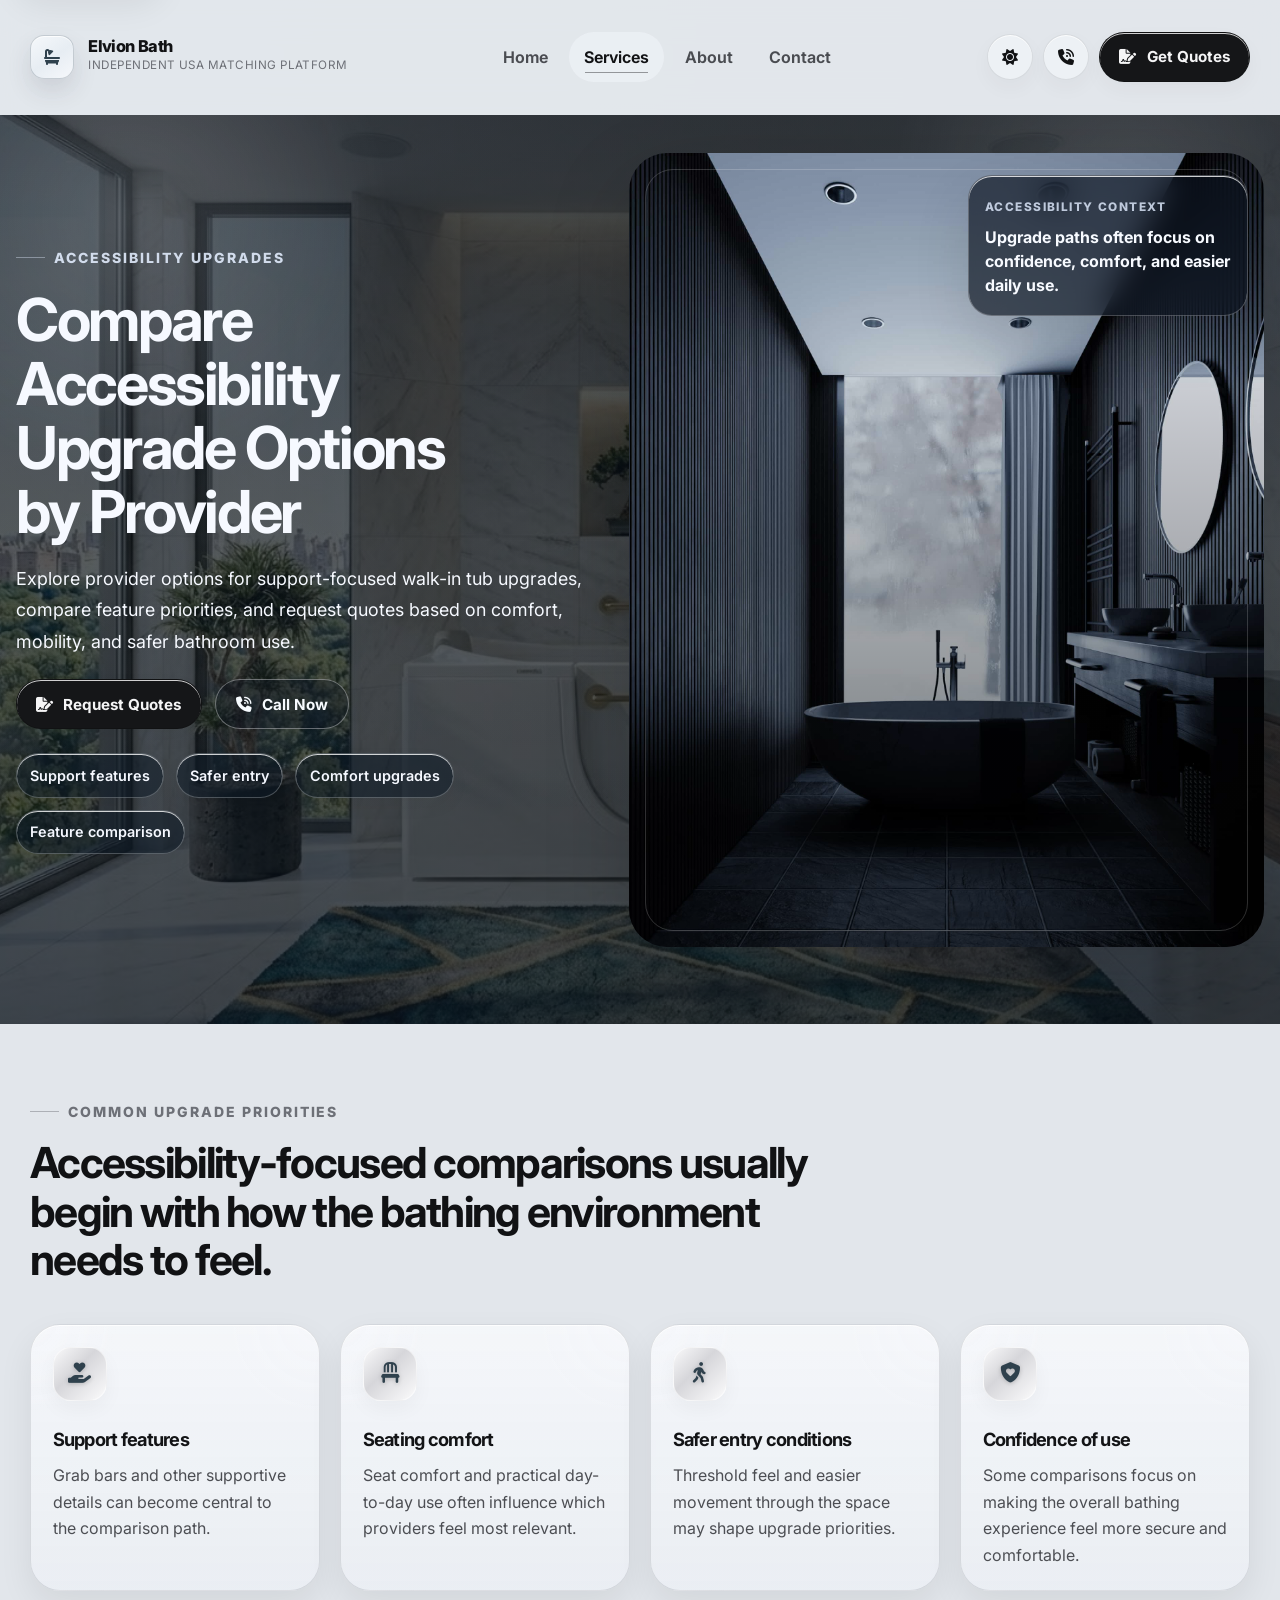
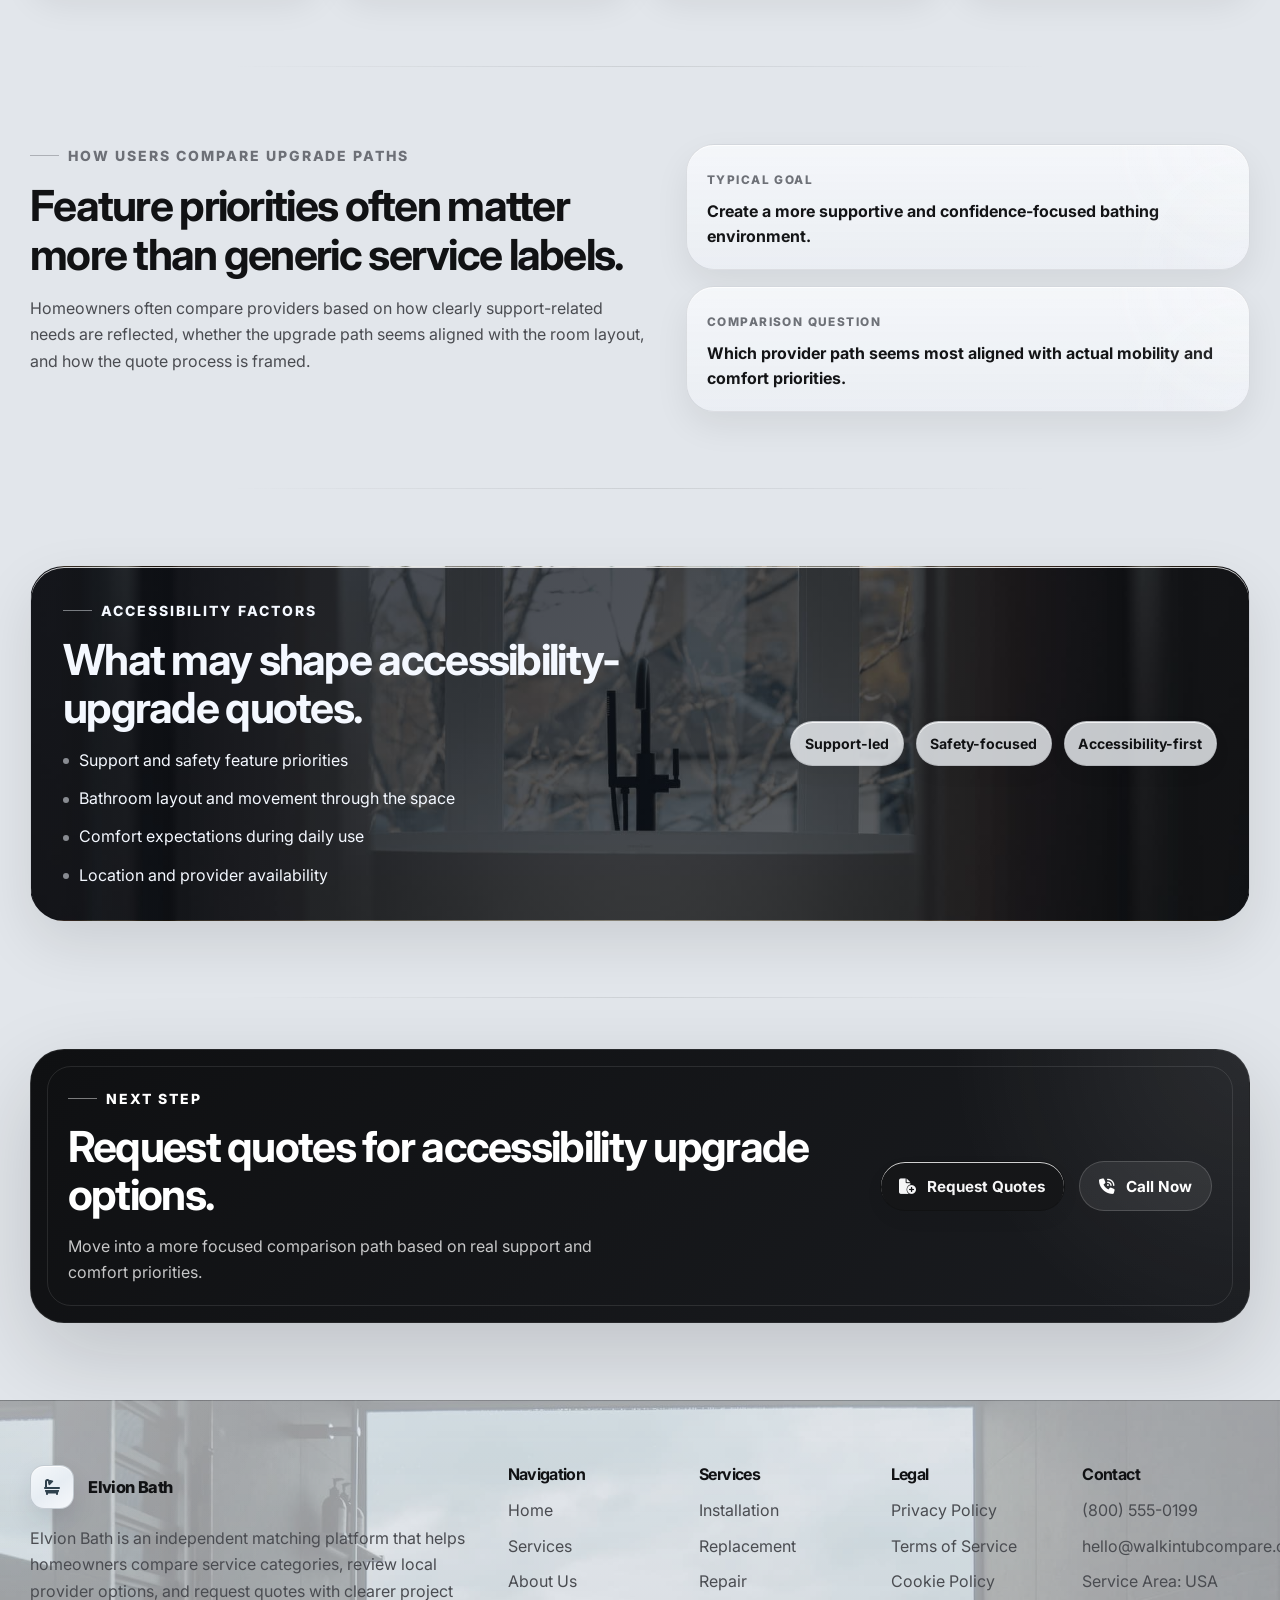
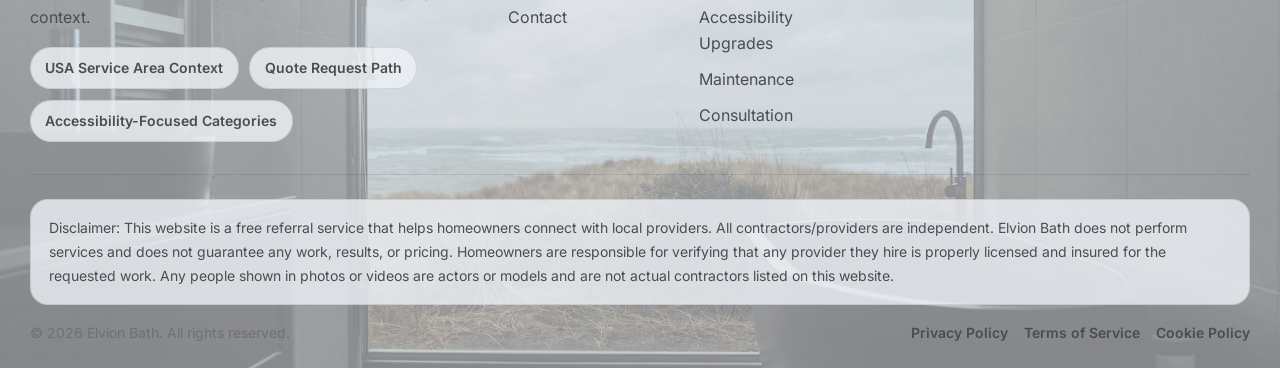
<file: walk-in-tub-accessibility-upgrades.html>
<!DOCTYPE html>
<html lang="en">

<head>
    <meta charset="UTF-8" />
    <meta name="viewport" content="width=device-width, initial-scale=1.0" />
    <title>Accessibility Upgrades | Compare Local Providers</title>
    <meta name="description"
        content="Compare walk-in tub accessibility upgrade providers, review support and safety priorities, and request quotes based on mobility goals, comfort, and bathroom fit." />
    <link rel="icon" type="image/svg+xml" href="assets/images/global/favicon.svg?v=3" />
    <link rel="icon" type="image/png" sizes="32x32" href="assets/images/global/favicon-32.png?v=3" />
    <link rel="icon" type="image/png" sizes="16x16" href="assets/images/global/favicon-16.png?v=3" />
    <link rel="apple-touch-icon" href="assets/images/global/apple-touch-icon.png?v=3" />
    <link rel="preconnect" href="https://fonts.googleapis.com" />
    <link rel="preconnect" href="https://fonts.gstatic.com" crossorigin />
    <link href="https://fonts.googleapis.com/css2?family=Inter:wght@400;500;600;700;800&display=swap"
        rel="stylesheet" />
<link rel="stylesheet" href="https://cdnjs.cloudflare.com/ajax/libs/font-awesome/6.5.2/css/all.min.css" />

    <link rel="stylesheet" href="css/style.css" />
    <link rel="stylesheet" href="css/service-page.css" />
</head>

<body data-page="service-page" data-service-bg="catalog-3">
    <a class="skip-link" href="#main-content">Skip to content</a>

    <header class="site-header" id="site-header">
        <div class="container">
            <div class="site-header__inner">
                <a class="site-logo" href="index.html" aria-label="Elvion Bath home">
                    <i class="fa-solid fa-bath"></i>
                    <span class="site-logo__text"><span class="site-logo__title">Elvion Bath</span><span
                            class="site-logo__subtitle">Independent USA Matching Platform</span></span>
                </a>
                <nav class="site-nav" aria-label="Primary navigation">
                    <ul class="site-nav__list">
                        <li><a href="index.html">Home</a></li>
                        <li><a href="services.html" aria-current="page">Services</a></li>
                        <li><a href="about.html">About</a></li>
                        <li><a href="contact.html">Contact</a></li>
                    </ul>
                </nav>
                <div class="site-header__actions">
                    <button class="theme-toggle" type="button" data-theme-toggle aria-label="Switch theme">
                        <i class="fa-solid fa-sun theme-toggle__icon theme-toggle__icon--sun"></i>
                        <i class="fa-solid fa-moon theme-toggle__icon theme-toggle__icon--moon"></i>
                    </button>
                    <a class="header-phone header-phone--mobile" href="tel:+18005550199"><i
                            class="fa-solid fa-phone-volume"></i></a>
                    <a class="button button--primary header-cta header-cta--desktop" href="contact.html#contact-form-section"><i
                            class="fa-solid fa-file-signature"></i><span>Get Quotes</span></a>
                    <button class="nav-toggle" type="button" aria-label="Open menu" aria-expanded="false" aria-controls="mobile-menu">
                        <i class="fa-solid fa-bars-staggered" aria-hidden="true"></i>
                    </button>
                </div>
            </div>
        </div>
    </header>

<aside class="mobile-menu" id="mobile-menu" aria-hidden="true" aria-label="Mobile navigation">
    <div class="mobile-menu__backdrop"></div>

    <div class="mobile-menu__panel">
        <div class="mobile-menu__top">
            <a class="site-logo site-logo--menu" href="index.html" aria-label="Elvion Bath home">
                <span class="site-logo__mark" aria-hidden="true">
                    <i class="fa-solid fa-bath"></i>
                </span>
                <span class="site-logo__text">
                    <span class="site-logo__title">Elvion Bath</span>

                </span>
            </a>
                <button class="mobile-menu__close" type="button" aria-label="Close menu">
                    <i class="fa-solid fa-xmark" aria-hidden="true"></i>
                </button>
        </div>

        <div class="mobile-menu__scroll">
            <nav class="mobile-menu__nav" aria-label="Mobile primary navigation">
                <span class="mobile-menu__section-title">Navigation</span>

                <ul class="mobile-menu__nav-list">
                    <li>
                        <a href="index.html">
                            <span class="mobile-menu__nav-icon"><i class="fa-solid fa-house"></i></span>
                            <span class="mobile-menu__nav-text">
                                <strong>Home</strong>
                                <small>Main overview</small>
                            </span>
                        </a>
                    </li>

                    <li>
                        <a href="services.html">
                            <span class="mobile-menu__nav-icon"><i class="fa-solid fa-bath"></i></span>
                            <span class="mobile-menu__nav-text">
                                <strong>Services</strong>
                                <small>All categories</small>
                            </span>
                        </a>
                    </li>

                    <li>
                        <a href="about.html">
                            <span class="mobile-menu__nav-icon"><i class="fa-solid fa-circle-info"></i></span>
                            <span class="mobile-menu__nav-text">
                                <strong>About Us</strong>
                                <small>Platform story</small>
                            </span>
                        </a>
                    </li>

                    <li>
                        <a href="contact.html">
                            <span class="mobile-menu__nav-icon"><i class="fa-solid fa-envelope-open-text"></i></span>
                            <span class="mobile-menu__nav-text">
                                <strong>Contact</strong>
                                <small>Quotes and support</small>
                            </span>
                        </a>
                    </li>
                </ul>
            </nav>

            <section class="mobile-menu__group mobile-menu__group--featured" aria-label="Most popular services">
                <div class="mobile-menu__group-head">
                    <span class="mobile-menu__section-title">Most Popular</span>
                    <span class="mobile-menu__section-note">Quick access</span>
                </div>

                <div class="mobile-menu__featured-grid">
                    <a class="mobile-menu__featured-card" href="walk-in-tub-installation.html">
                        <span class="mobile-menu__featured-icon"><i class="fa-solid fa-bath"></i></span>
                        <strong>Installation</strong>
                        <span>New setup comparison path</span>
                    </a>

                    <a class="mobile-menu__featured-card" href="walk-in-tub-accessibility-upgrades.html">
                        <span class="mobile-menu__featured-icon"><i class="fa-solid fa-shield-heart"></i></span>
                        <strong>Accessibility Upgrades</strong>
                        <span>Support and comfort options</span>
                    </a>
                </div>
            </section>

            <section class="mobile-menu__group" aria-label="All services">
                <div class="mobile-menu__group-head">
                    <span class="mobile-menu__section-title">All Services</span>
                    <span class="mobile-menu__section-note">Browse categories</span>
                </div>

                <div class="mobile-menu__service-list">
                    <a href="walk-in-tub-installation.html">
                        <i class="fa-solid fa-bath"></i>
                        <span>Installation</span>
                    </a>
                    <a href="walk-in-tub-replacement.html">
                        <i class="fa-solid fa-arrow-rotate-right"></i>
                        <span>Replacement</span>
                    </a>
                    <a href="walk-in-tub-repair.html">
                        <i class="fa-solid fa-screwdriver-wrench"></i>
                        <span>Repair</span>
                    </a>
                    <a href="walk-in-tub-accessibility-upgrades.html">
                        <i class="fa-solid fa-shield-heart"></i>
                        <span>Accessibility Upgrades</span>
                    </a>
                    <a href="walk-in-tub-maintenance.html">
                        <i class="fa-solid fa-list-check"></i>
                        <span>Maintenance</span>
                    </a>
                    <a href="walk-in-tub-consultation.html">
                        <i class="fa-solid fa-comments"></i>
                        <span>Consultation</span>
                    </a>
                </div>
            </section>

            <section class="mobile-menu__group" aria-label="Contact details">
                <div class="mobile-menu__group-head">
                    <span class="mobile-menu__section-title">Contact</span>
                    <span class="mobile-menu__section-note">Fast access</span>
                </div>

                <div class="mobile-menu__contact-stack">
                    <a class="mobile-menu__contact-card" href="tel:+18005550199">
                        <span class="mobile-menu__contact-icon"><i class="fa-solid fa-phone-volume"></i></span>
                        <span class="mobile-menu__contact-text">
                            <strong>(800) 555-0199</strong>
                            <small>Tap to call now</small>
                        </span>
                    </a>

                    <a class="mobile-menu__contact-card" href="mailto:hello@walkintubcompare.com">
                        <span class="mobile-menu__contact-icon"><i class="fa-solid fa-envelope"></i></span>
                        <span class="mobile-menu__contact-text">
                            <strong>hello@walkintubcompare.com</strong>
                            <small>Email contact</small>
                        </span>
                    </a>

                    <div class="mobile-menu__contact-card mobile-menu__contact-card--static">
                        <span class="mobile-menu__contact-icon"><i class="fa-solid fa-location-dot"></i></span>
                        <span class="mobile-menu__contact-text">
                            <strong>Service Area: USA</strong>
                            <small>Independent matching platform</small>
                        </span>
                    </div>
                </div>
            </section>

            <section class="mobile-menu__group" aria-label="Legal links">
                <div class="mobile-menu__group-head">
                    <span class="mobile-menu__section-title">Legal</span>
                    <span class="mobile-menu__section-note">Policies</span>
                </div>

                <div class="mobile-menu__legal-links">
                    <a href="privacy-policy.html">Privacy Policy</a>
                    <a href="terms-of-service.html">Terms of Service</a>
                    <a href="cookie-policy.html">Cookie Policy</a>
                </div>
            </section>
        </div>

        <div class="mobile-menu__bottom">
            <a class="button button--primary button--block" href="tel:+18005550199">
                <i class="fa-solid fa-phone-volume" aria-hidden="true"></i>
                <span>Call Now</span>
            </a>

            <a class="button button--ghost-dark button--block" href="contact.html">
                <i class="fa-solid fa-file-signature" aria-hidden="true"></i>
                <span>Request Quotes</span>
            </a>
        </div>
    </div>
</aside>

    <main id="main-content">
        <section class="service-hero section">
            <div class="container-wide">
                <div class="service-hero__layout">
                    <div class="service-hero__content" data-reveal="fade-up">
                        <span class="section-kicker">Accessibility Upgrades</span>
                        <h1>Compare Accessibility Upgrade Options by Provider</h1>
                        <p class="service-hero__lead">
                            Explore provider options for support-focused walk-in tub upgrades, compare feature
                            priorities,
                            and request quotes based on comfort, mobility, and safer bathroom use.
                        </p>
                        <div class="service-hero__actions">
                            <a class="button button--primary" href="contact.html"><i
                                    class="fa-solid fa-file-signature"></i><span>Request Quotes</span></a>
                            <a class="button button--ghost" href="tel:+18005550199"><i
                                    class="fa-solid fa-phone-volume"></i><span>Call Now</span></a>
                        </div>
                        <ul class="service-hero__chips">
                            <li>Support features</li>
                            <li>Safer entry</li>
                            <li>Comfort upgrades</li>
                            <li>Feature comparison</li>
                        </ul>
                    </div>

                    <div class="service-hero__visual" data-reveal="fade-left">
                        <div class="service-hero__panel">
                            <img src="assets/images/services/services-hero-said.jpg"
                                alt="Accessibility upgrades visual" />
                        </div>
                        <div class="service-hero__card service-hero__card--top">
                            <span>Accessibility context</span>
                            <strong>Upgrade paths often focus on confidence, comfort, and easier daily use.</strong>
                        </div>
                    </div>
                </div>
            </div>
        </section>

        <section class="service-section section">
            <div class="container">
                <div class="section-heading" data-reveal="fade-up">
                    <span class="section-kicker">Common upgrade priorities</span>
                    <h2>Accessibility-focused comparisons usually begin with how the bathing environment needs to feel.
                    </h2>
                </div>

                <div class="service-card-grid">
                    <article class="service-detail-card" data-reveal="fade-up">
                        <div class="service-detail-card__icon"><i class="fa-solid fa-hand-holding-heart" aria-hidden="true"></i></div>
                        <h3>Support features</h3>
                        <p>Grab bars and other supportive details can become central to the comparison path.</p>
                    </article>

                    <article class="service-detail-card" data-reveal="fade-up" data-delay="80">
                        <div class="service-detail-card__icon"><i class="fa-solid fa-chair" aria-hidden="true"></i></div>
                        <h3>Seating comfort</h3>
                        <p>Seat comfort and practical day-to-day use often influence which providers feel most relevant.
                        </p>
                    </article>

                    <article class="service-detail-card" data-reveal="fade-up" data-delay="160">
                        <div class="service-detail-card__icon"><i class="fa-solid fa-person-walking" aria-hidden="true"></i></div>
                        <h3>Safer entry conditions</h3>
                        <p>Threshold feel and easier movement through the space may shape upgrade priorities.</p>
                    </article>

                    <article class="service-detail-card" data-reveal="fade-up" data-delay="240">
                        <div class="service-detail-card__icon"><i class="fa-solid fa-shield-heart" aria-hidden="true"></i></div>
                        <h3>Confidence of use</h3>
                        <p>Some comparisons focus on making the overall bathing experience feel more secure and
                            comfortable.</p>
                    </article>
                </div>
            </div>
        </section>

        <section class="service-section section">
            <div class="container">
                <div class="service-split">
                    <div class="service-split__content" data-reveal="fade-right">
                        <span class="section-kicker">How users compare upgrade paths</span>
                        <h2>Feature priorities often matter more than generic service labels.</h2>
                        <p>
                            Homeowners often compare providers based on how clearly support-related needs are reflected,
                            whether the upgrade path seems aligned with the room layout, and how the quote process is
                            framed.
                        </p>
                    </div>
                    <aside class="service-split__cards" data-reveal="fade-left">
                        <article class="service-mini-card">
                            <span class="service-mini-card__label">Typical goal</span>
                            <strong>Create a more supportive and confidence-focused bathing environment.</strong>
                        </article>
                        <article class="service-mini-card">
                            <span class="service-mini-card__label">Comparison question</span>
                            <strong>Which provider path seems most aligned with actual mobility and comfort
                                priorities.</strong>
                        </article>
                    </aside>
                </div>
            </div>
        </section>

        <section class="service-section section">
            <div class="container">
                <div class="service-factor-panel" data-reveal="fade-up">
                    <div class="service-factor-panel__content">
                        <span class="section-kicker">Accessibility factors</span>
                        <h2>What may shape accessibility-upgrade quotes.</h2>
                        <ul class="service-factor-list">
                            <li>Support and safety feature priorities</li>
                            <li>Bathroom layout and movement through the space</li>
                            <li>Comfort expectations during daily use</li>
                            <li>Location and provider availability</li>
                        </ul>
                    </div>
                    <div class="service-factor-panel__aside">
                        <div class="service-factor-pill">Support-led</div>
                        <div class="service-factor-pill">Safety-focused</div>
                        <div class="service-factor-pill">Accessibility-first</div>
                    </div>
                </div>
            </div>
        </section>

        <section class="service-cta section">
            <div class="container">
                <div class="service-cta__panel" data-reveal="fade-up">
                    <div class="service-cta__content">
                        <span class="section-kicker">Next step</span>
                        <h2>Request quotes for accessibility upgrade options.</h2>
                        <p>Move into a more focused comparison path based on real support and comfort priorities.</p>
                    </div>
                    <div class="service-cta__actions">
                        <a class="button button--primary" href="contact.html"><i
                                class="fa-solid fa-file-circle-plus"></i><span>Request Quotes</span></a>
                        <a class="button button--ghost-dark" href="tel:+18005550199"><i
                                class="fa-solid fa-phone-volume"></i><span>Call Now</span></a>
                    </div>
                </div>
            </div>
        </section>
    </main>

            <footer class="site-footer">
            <div class="container">
                <div class="site-footer__top">
                    <div class="site-footer__brand">
                        <a class="site-logo site-logo--footer" href="index.html" aria-label="Elvion Bath home">
                            <i class="fa-solid fa-bath"></i>
                            <span class="site-logo__text">
                                <span class="site-logo__title">Elvion Bath</span>

                            </span>
                        </a>

                        <p>
                            Elvion Bath is an independent matching platform that helps homeowners compare service categories, review local provider options, and request quotes with clearer project context.
                        </p>

                        <div class="footer-badges" aria-label="Platform context">
                            <span>USA Service Area Context</span>
                            <span>Quote Request Path</span>
                            <span>Accessibility-Focused Categories</span>
                        </div>
                    </div>

                    <div class="site-footer__navs">
                        <div class="footer-nav">
                            <h2>Navigation</h2>
                            <ul>
                                <li><a href="index.html">Home</a></li>
                                <li><a href="services.html">Services</a></li>
                                <li><a href="about.html">About Us</a></li>
                                <li><a href="contact.html">Contact</a></li>
                            </ul>
                        </div>

                        <div class="footer-nav">
                            <h2>Services</h2>
                            <ul>
                                <li><a href="walk-in-tub-installation.html">Installation</a></li>
                                <li><a href="walk-in-tub-replacement.html">Replacement</a></li>
                                <li><a href="walk-in-tub-repair.html">Repair</a></li>
                                <li><a href="walk-in-tub-accessibility-upgrades.html">Accessibility Upgrades</a></li>
                                <li><a href="walk-in-tub-maintenance.html">Maintenance</a></li>
                                <li><a href="walk-in-tub-consultation.html">Consultation</a></li>
                            </ul>
                        </div>

                        <div class="footer-nav">
                            <h2>Legal</h2>
                            <ul>
                                <li><a href="privacy-policy.html">Privacy Policy</a></li>
                                <li><a href="terms-of-service.html">Terms of Service</a></li>
                                <li><a href="cookie-policy.html">Cookie Policy</a></li>
                            </ul>
                        </div>

                        <div class="footer-nav">
                            <h2>Contact</h2>
                            <ul>
                                <li><a href="tel:+18005550199">(800) 555-0199</a></li>
                                <li><a href="mailto:hello@walkintubcompare.com">hello@walkintubcompare.com</a></li>
                                <li><span>Service Area: USA</span></li>
                            </ul>
                        </div>
                    </div>
                </div>

                <div class="site-footer__legal">
                    <p class="site-footer__disclaimer">
                        Disclaimer: This website is a free referral service that helps homeowners connect with local providers. All contractors/providers are independent. Elvion Bath does not perform services and does not guarantee any work, results, or pricing. Homeowners are responsible for verifying that any provider they hire is properly licensed and insured for the requested work. Any people shown in photos or videos are actors or models and are not actual contractors listed on this website.
                    </p>

                    <div class="site-footer__bottom">
                        <p>&copy; 2026 Elvion Bath. All rights reserved.</p>
                        <div class="site-footer__legal-links">
                            <a href="privacy-policy.html">Privacy Policy</a>
                            <a href="terms-of-service.html">Terms of Service</a>
                            <a href="cookie-policy.html">Cookie Policy</a>
                        </div>
                    </div>
                </div>
            </div>
        </footer>


    <script type="module" src="js/main.js"></script>
    <script type="module" src="js/service-page.js"></script>
</body>

</html>
</file>
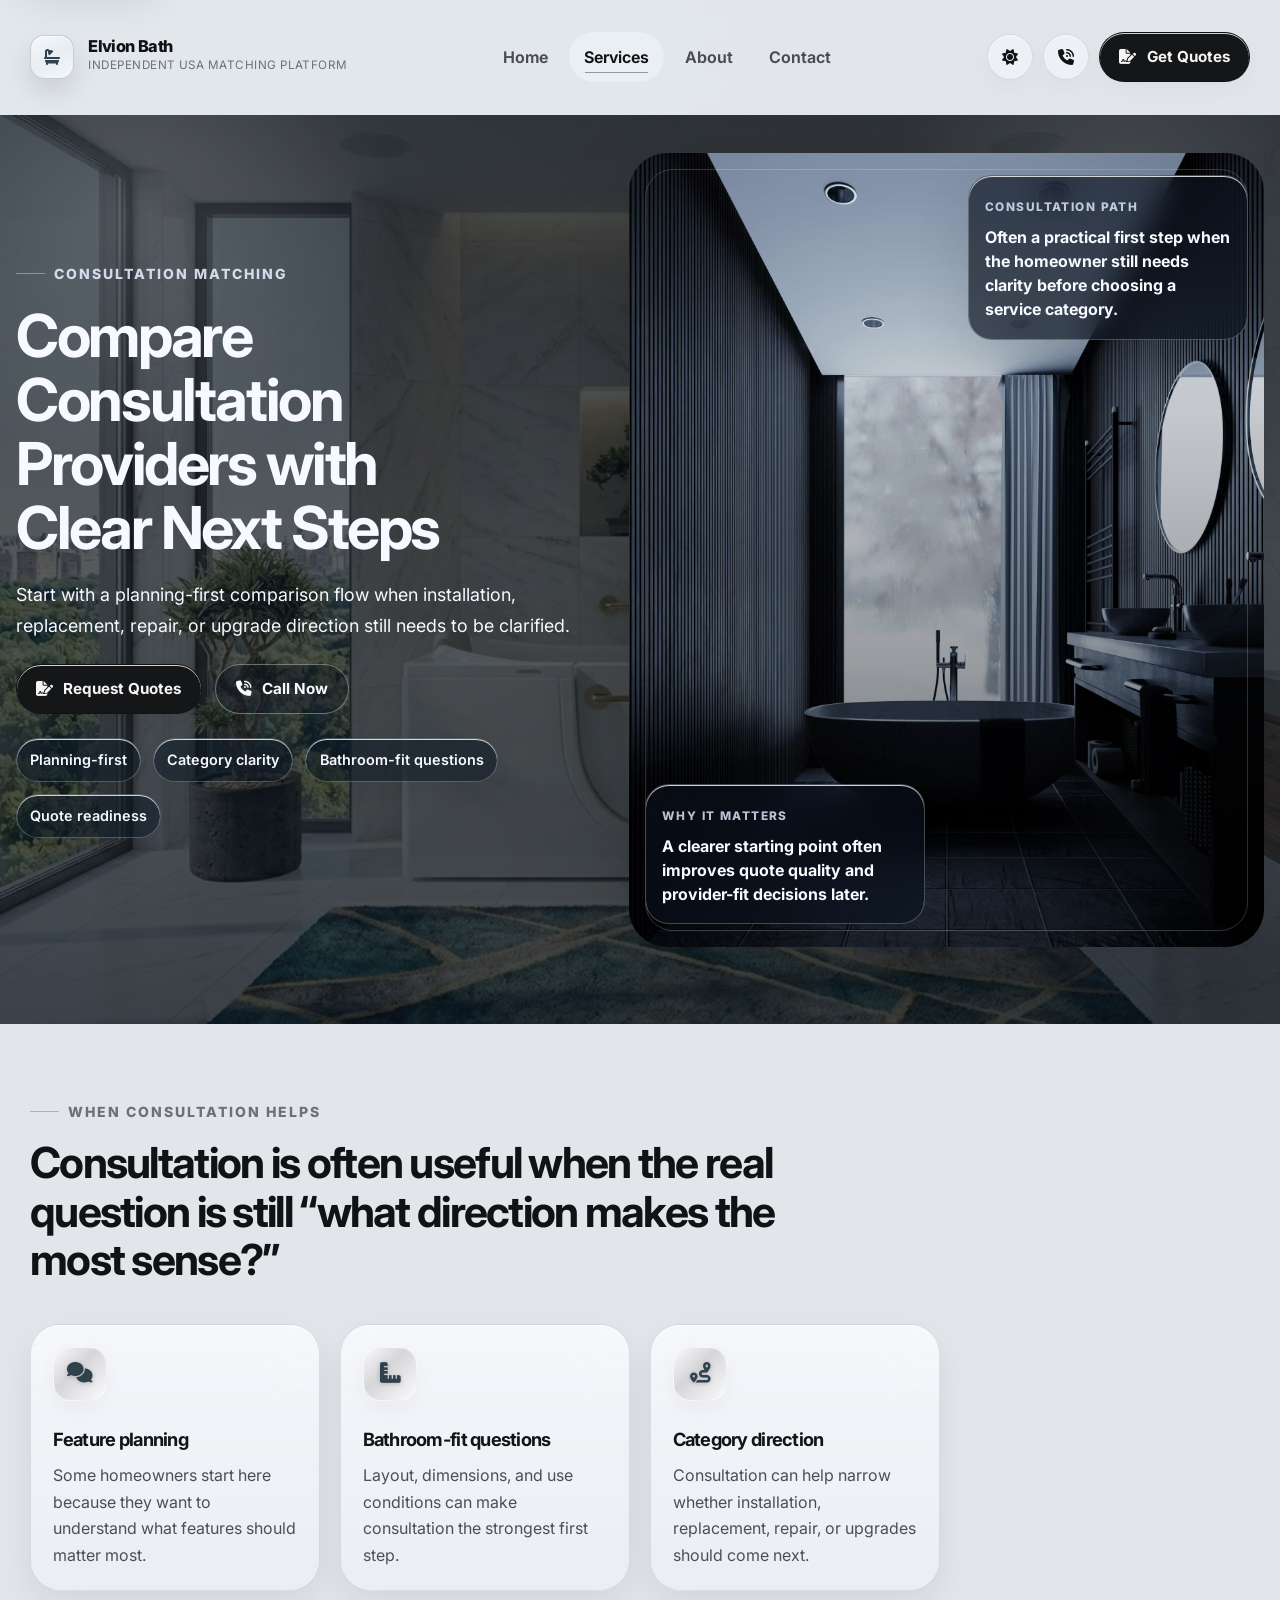
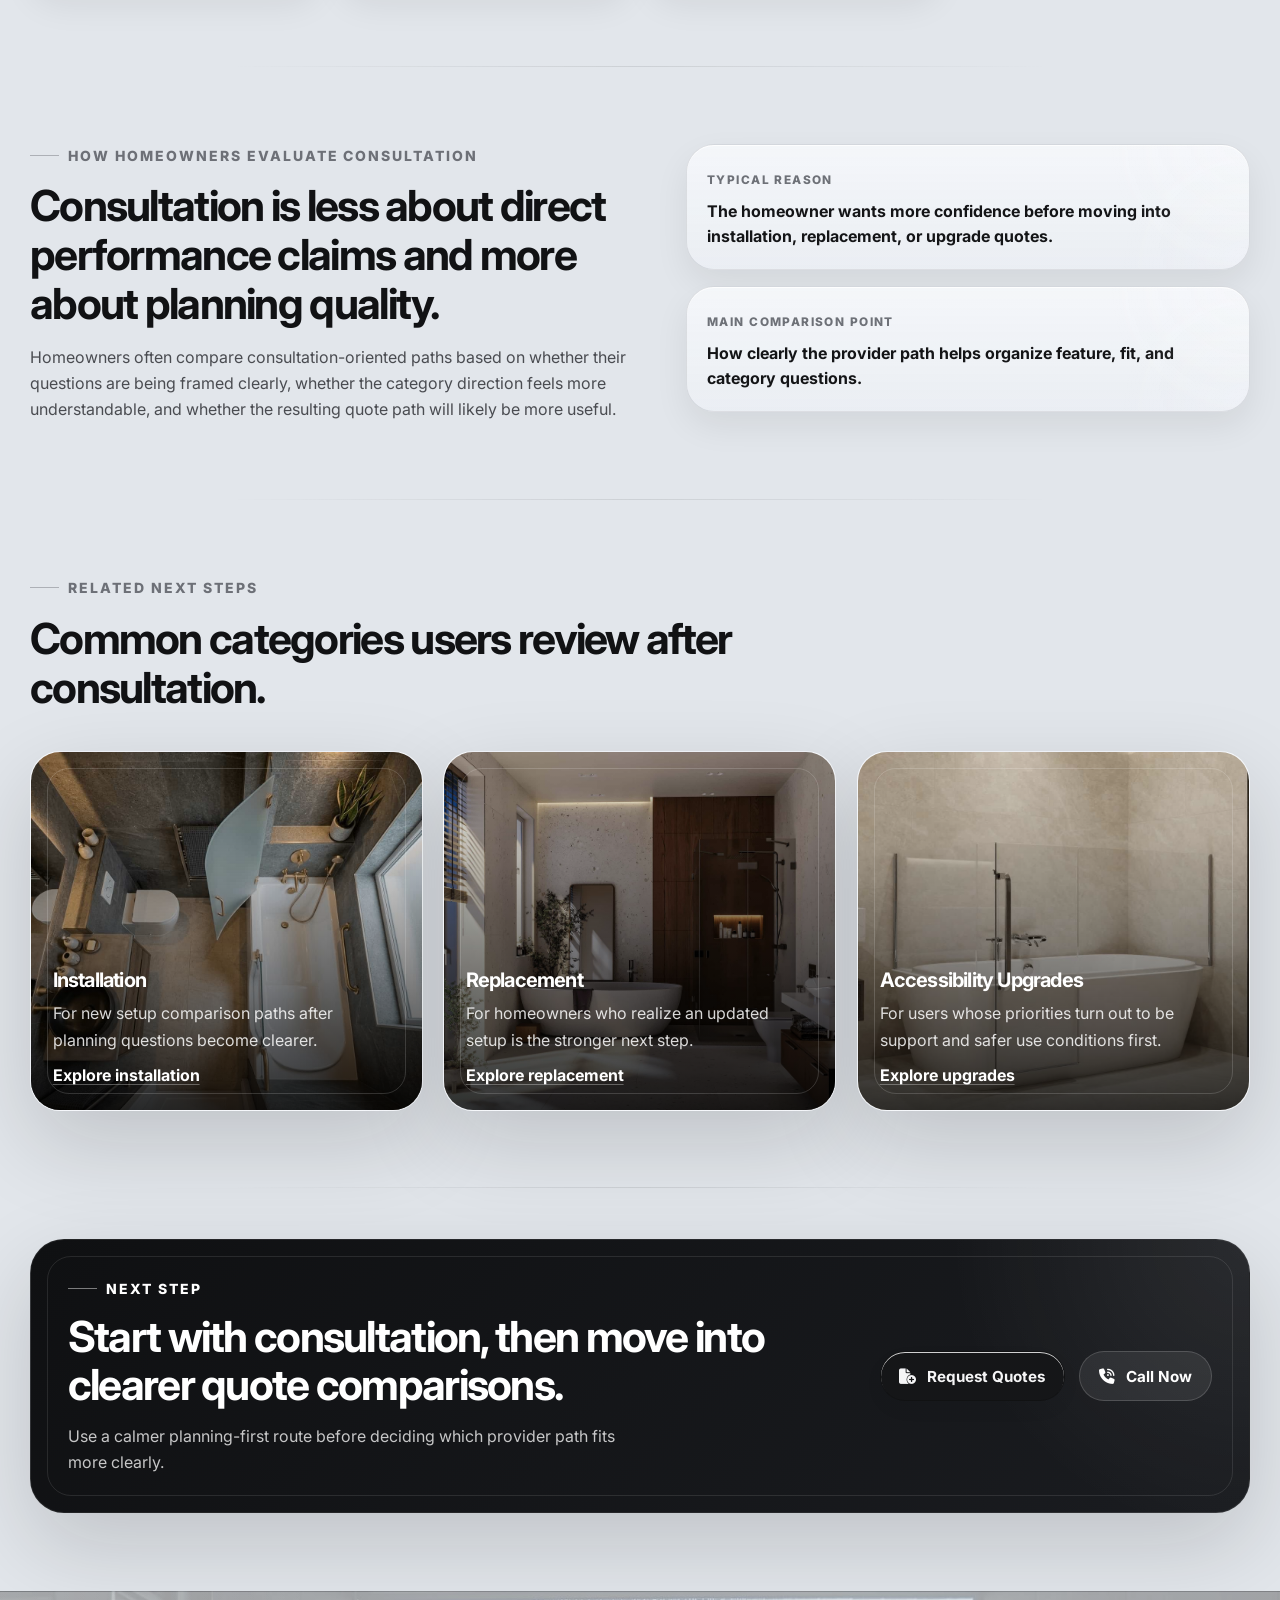
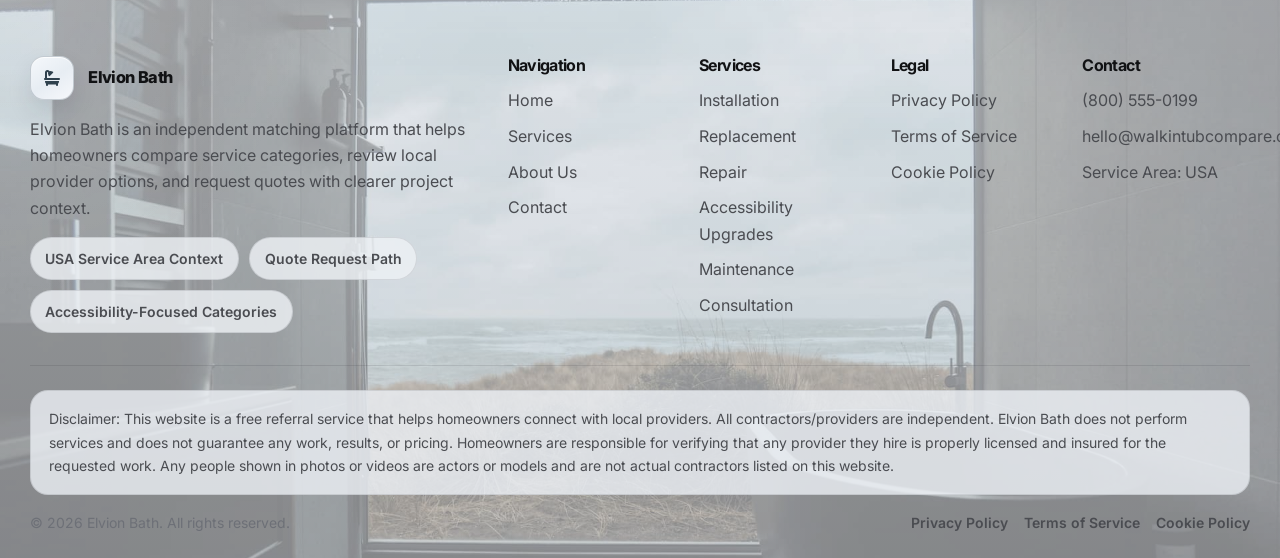
<file: walk-in-tub-consultation.html>
<!DOCTYPE html>
<html lang="en">

<head>
    <meta charset="UTF-8" />
    <meta name="viewport" content="width=device-width, initial-scale=1.0" />
    <title>Walk-in Tub Consultation | Compare Local Providers</title>
    <meta name="description"
        content="Compare walk-in tub consultation providers, clarify feature priorities, and request quotes after a more organized planning-first path." />
    <link rel="icon" type="image/svg+xml" href="assets/images/global/favicon.svg?v=3" />
    <link rel="icon" type="image/png" sizes="32x32" href="assets/images/global/favicon-32.png?v=3" />
    <link rel="icon" type="image/png" sizes="16x16" href="assets/images/global/favicon-16.png?v=3" />
    <link rel="apple-touch-icon" href="assets/images/global/apple-touch-icon.png?v=3" />
    <link rel="preconnect" href="https://fonts.googleapis.com" />
    <link rel="preconnect" href="https://fonts.gstatic.com" crossorigin />
    <link href="https://fonts.googleapis.com/css2?family=Inter:wght@400;500;600;700;800&display=swap"
        rel="stylesheet" />
<link rel="stylesheet" href="https://cdnjs.cloudflare.com/ajax/libs/font-awesome/6.5.2/css/all.min.css" />

    <link rel="stylesheet" href="css/style.css" />
    <link rel="stylesheet" href="css/service-page.css" />
</head>

<body data-page="service-page" data-service-bg="catalog-3">
    <a class="skip-link" href="#main-content">Skip to content</a>

    <header class="site-header" id="site-header">
        <div class="container">
            <div class="site-header__inner">
                <a class="site-logo" href="index.html" aria-label="Elvion Bath home">
                    <i class="fa-solid fa-bath"></i>
                    <span class="site-logo__text"><span class="site-logo__title">Elvion Bath</span><span
                            class="site-logo__subtitle">Independent USA Matching Platform</span></span>
                </a>
                <nav class="site-nav" aria-label="Primary navigation">
                    <ul class="site-nav__list">
                        <li><a href="index.html">Home</a></li>
                        <li><a href="services.html" aria-current="page">Services</a></li>
                        <li><a href="about.html">About</a></li>
                        <li><a href="contact.html">Contact</a></li>
                    </ul>
                </nav>
                <div class="site-header__actions">
                    <button class="theme-toggle" type="button" data-theme-toggle aria-label="Switch theme">
                        <i class="fa-solid fa-sun theme-toggle__icon theme-toggle__icon--sun"></i>
                        <i class="fa-solid fa-moon theme-toggle__icon theme-toggle__icon--moon"></i>
                    </button>
                    <a class="header-phone header-phone--mobile" href="tel:+18005550199"><i
                            class="fa-solid fa-phone-volume"></i></a>
                    <a class="button button--primary header-cta header-cta--desktop" href="contact.html#contact-form-section"><i
                            class="fa-solid fa-file-signature"></i><span>Get Quotes</span></a>
                    <button class="nav-toggle" type="button" aria-label="Open menu" aria-expanded="false" aria-controls="mobile-menu">
                        <i class="fa-solid fa-bars-staggered" aria-hidden="true"></i>
                    </button>
                </div>
            </div>
        </div>
    </header>

<aside class="mobile-menu" id="mobile-menu" aria-hidden="true" aria-label="Mobile navigation">
    <div class="mobile-menu__backdrop"></div>

    <div class="mobile-menu__panel">
        <div class="mobile-menu__top">
            <a class="site-logo site-logo--menu" href="index.html" aria-label="Elvion Bath home">
                <span class="site-logo__mark" aria-hidden="true">
                    <i class="fa-solid fa-bath"></i>
                </span>
                <span class="site-logo__text">
                    <span class="site-logo__title">Elvion Bath</span>

                </span>
            </a>
                <button class="mobile-menu__close" type="button" aria-label="Close menu">
                    <i class="fa-solid fa-xmark" aria-hidden="true"></i>
                </button>
        </div>

        <div class="mobile-menu__scroll">
            <nav class="mobile-menu__nav" aria-label="Mobile primary navigation">
                <span class="mobile-menu__section-title">Navigation</span>

                <ul class="mobile-menu__nav-list">
                    <li>
                        <a href="index.html">
                            <span class="mobile-menu__nav-icon"><i class="fa-solid fa-house"></i></span>
                            <span class="mobile-menu__nav-text">
                                <strong>Home</strong>
                                <small>Main overview</small>
                            </span>
                        </a>
                    </li>

                    <li>
                        <a href="services.html">
                            <span class="mobile-menu__nav-icon"><i class="fa-solid fa-bath"></i></span>
                            <span class="mobile-menu__nav-text">
                                <strong>Services</strong>
                                <small>All categories</small>
                            </span>
                        </a>
                    </li>

                    <li>
                        <a href="about.html">
                            <span class="mobile-menu__nav-icon"><i class="fa-solid fa-circle-info"></i></span>
                            <span class="mobile-menu__nav-text">
                                <strong>About Us</strong>
                                <small>Platform story</small>
                            </span>
                        </a>
                    </li>

                    <li>
                        <a href="contact.html">
                            <span class="mobile-menu__nav-icon"><i class="fa-solid fa-envelope-open-text"></i></span>
                            <span class="mobile-menu__nav-text">
                                <strong>Contact</strong>
                                <small>Quotes and support</small>
                            </span>
                        </a>
                    </li>
                </ul>
            </nav>

            <section class="mobile-menu__group mobile-menu__group--featured" aria-label="Most popular services">
                <div class="mobile-menu__group-head">
                    <span class="mobile-menu__section-title">Most Popular</span>
                    <span class="mobile-menu__section-note">Quick access</span>
                </div>

                <div class="mobile-menu__featured-grid">
                    <a class="mobile-menu__featured-card" href="walk-in-tub-installation.html">
                        <span class="mobile-menu__featured-icon"><i class="fa-solid fa-bath"></i></span>
                        <strong>Installation</strong>
                        <span>New setup comparison path</span>
                    </a>

                    <a class="mobile-menu__featured-card" href="walk-in-tub-accessibility-upgrades.html">
                        <span class="mobile-menu__featured-icon"><i class="fa-solid fa-shield-heart"></i></span>
                        <strong>Accessibility Upgrades</strong>
                        <span>Support and comfort options</span>
                    </a>
                </div>
            </section>

            <section class="mobile-menu__group" aria-label="All services">
                <div class="mobile-menu__group-head">
                    <span class="mobile-menu__section-title">All Services</span>
                    <span class="mobile-menu__section-note">Browse categories</span>
                </div>

                <div class="mobile-menu__service-list">
                    <a href="walk-in-tub-installation.html">
                        <i class="fa-solid fa-bath"></i>
                        <span>Installation</span>
                    </a>
                    <a href="walk-in-tub-replacement.html">
                        <i class="fa-solid fa-arrow-rotate-right"></i>
                        <span>Replacement</span>
                    </a>
                    <a href="walk-in-tub-repair.html">
                        <i class="fa-solid fa-screwdriver-wrench"></i>
                        <span>Repair</span>
                    </a>
                    <a href="walk-in-tub-accessibility-upgrades.html">
                        <i class="fa-solid fa-shield-heart"></i>
                        <span>Accessibility Upgrades</span>
                    </a>
                    <a href="walk-in-tub-maintenance.html">
                        <i class="fa-solid fa-list-check"></i>
                        <span>Maintenance</span>
                    </a>
                    <a href="walk-in-tub-consultation.html">
                        <i class="fa-solid fa-comments"></i>
                        <span>Consultation</span>
                    </a>
                </div>
            </section>

            <section class="mobile-menu__group" aria-label="Contact details">
                <div class="mobile-menu__group-head">
                    <span class="mobile-menu__section-title">Contact</span>
                    <span class="mobile-menu__section-note">Fast access</span>
                </div>

                <div class="mobile-menu__contact-stack">
                    <a class="mobile-menu__contact-card" href="tel:+18005550199">
                        <span class="mobile-menu__contact-icon"><i class="fa-solid fa-phone-volume"></i></span>
                        <span class="mobile-menu__contact-text">
                            <strong>(800) 555-0199</strong>
                            <small>Tap to call now</small>
                        </span>
                    </a>

                    <a class="mobile-menu__contact-card" href="mailto:hello@walkintubcompare.com">
                        <span class="mobile-menu__contact-icon"><i class="fa-solid fa-envelope"></i></span>
                        <span class="mobile-menu__contact-text">
                            <strong>hello@walkintubcompare.com</strong>
                            <small>Email contact</small>
                        </span>
                    </a>

                    <div class="mobile-menu__contact-card mobile-menu__contact-card--static">
                        <span class="mobile-menu__contact-icon"><i class="fa-solid fa-location-dot"></i></span>
                        <span class="mobile-menu__contact-text">
                            <strong>Service Area: USA</strong>
                            <small>Independent matching platform</small>
                        </span>
                    </div>
                </div>
            </section>

            <section class="mobile-menu__group" aria-label="Legal links">
                <div class="mobile-menu__group-head">
                    <span class="mobile-menu__section-title">Legal</span>
                    <span class="mobile-menu__section-note">Policies</span>
                </div>

                <div class="mobile-menu__legal-links">
                    <a href="privacy-policy.html">Privacy Policy</a>
                    <a href="terms-of-service.html">Terms of Service</a>
                    <a href="cookie-policy.html">Cookie Policy</a>
                </div>
            </section>
        </div>

        <div class="mobile-menu__bottom">
            <a class="button button--primary button--block" href="tel:+18005550199">
                <i class="fa-solid fa-phone-volume" aria-hidden="true"></i>
                <span>Call Now</span>
            </a>

            <a class="button button--ghost-dark button--block" href="contact.html">
                <i class="fa-solid fa-file-signature" aria-hidden="true"></i>
                <span>Request Quotes</span>
            </a>
        </div>
    </div>
</aside>

    <main id="main-content">
        <section class="service-hero section">
            <div class="container-wide">
                <div class="service-hero__layout">
                    <div class="service-hero__content" data-reveal="fade-up">
                        <span class="section-kicker">Consultation Matching</span>
                        <h1>Compare Consultation Providers with Clear Next Steps</h1>
                        <p class="service-hero__lead">
                            Start with a planning-first comparison flow when installation, replacement, repair, or
                            upgrade direction still needs to be clarified.
                        </p>
                        <div class="service-hero__actions">
                            <a class="button button--primary" href="contact.html"><i
                                    class="fa-solid fa-file-signature"></i><span>Request Quotes</span></a>
                            <a class="button button--ghost" href="tel:+18005550199"><i
                                    class="fa-solid fa-phone-volume"></i><span>Call Now</span></a>
                        </div>
                        <ul class="service-hero__chips">
                            <li>Planning-first</li>
                            <li>Category clarity</li>
                            <li>Bathroom-fit questions</li>
                            <li>Quote readiness</li>
                        </ul>
                    </div>

                    <div class="service-hero__visual" data-reveal="fade-left">
                        <div class="service-hero__panel">
                            <img src="assets/images/services/services-hero-said.jpg" alt="Walk-in tub consultation visual" />
                        </div>
                        <div class="service-hero__card service-hero__card--top">
                            <span>Consultation path</span>
                            <strong>Often a practical first step when the homeowner still needs clarity before choosing a
                                service category.</strong>
                        </div>
                        <div class="service-hero__card service-hero__card--bottom">
                            <span>Why it matters</span>
                            <strong>A clearer starting point often improves quote quality and provider-fit decisions
                                later.</strong>
                        </div>
                    </div>
                </div>
            </div>
        </section>

        <section class="service-section section">
            <div class="container">
                <div class="section-heading" data-reveal="fade-up">
                    <span class="section-kicker">When consultation helps</span>
                    <h2>Consultation is often useful when the real question is still “what direction makes the most
                        sense?”</h2>
                </div>

                <div class="service-card-grid">
                    <article class="service-detail-card" data-reveal="fade-up">
                        <div class="service-detail-card__icon"><i class="fa-solid fa-comments" aria-hidden="true"></i></div>
                        <h3>Feature planning</h3>
                        <p>Some homeowners start here because they want to understand what features should matter most.
                        </p>
                    </article>
                    <article class="service-detail-card" data-reveal="fade-up" data-delay="80">
                        <div class="service-detail-card__icon"><i class="fa-solid fa-ruler-combined" aria-hidden="true"></i></div>
                        <h3>Bathroom-fit questions</h3>
                        <p>Layout, dimensions, and use conditions can make consultation the strongest first step.</p>
                    </article>
                    <article class="service-detail-card" data-reveal="fade-up" data-delay="160">
                        <div class="service-detail-card__icon"><i class="fa-solid fa-route" aria-hidden="true"></i></div>
                        <h3>Category direction</h3>
                        <p>Consultation can help narrow whether installation, replacement, repair, or upgrades should
                            come next.</p>
                    </article>
                </div>
            </div>
        </section>

        <section class="service-section section">
            <div class="container">
                <div class="service-split">
                    <div class="service-split__content" data-reveal="fade-right">
                        <span class="section-kicker">How homeowners evaluate consultation</span>
                        <h2>Consultation is less about direct performance claims and more about planning quality.</h2>
                        <p>
                            Homeowners often compare consultation-oriented paths based on whether their questions are
                            being framed clearly,
                            whether the category direction feels more understandable, and whether the resulting quote
                            path will likely be more useful.
                        </p>
                    </div>
                    <aside class="service-split__cards" data-reveal="fade-left">
                        <article class="service-mini-card">
                            <span class="service-mini-card__label">Typical reason</span>
                            <strong>The homeowner wants more confidence before moving into installation, replacement, or
                                upgrade quotes.</strong>
                        </article>
                        <article class="service-mini-card">
                            <span class="service-mini-card__label">Main comparison point</span>
                            <strong>How clearly the provider path helps organize feature, fit, and category
                                questions.</strong>
                        </article>
                    </aside>
                </div>
            </div>
        </section>

        <section class="service-section section">
            <div class="container">
                <div class="section-heading" data-reveal="fade-up">
                    <span class="section-kicker">Related next steps</span>
                    <h2>Common categories users review after consultation.</h2>
                </div>

                <div class="related-grid">
                    <article class="related-card" data-reveal="fade-up">
                        <img src="assets/images/services/servicer-card-3.jpg" alt="Installation category"
                            class="card-media" />
                        <div class="related-card__content">
                            <h3>Installation</h3>
                            <p>For new setup comparison paths after planning questions become clearer.</p>
                            <a href="walk-in-tub-installation.html">Explore installation</a>
                        </div>
                    </article>

                    <article class="related-card" data-reveal="fade-up" data-delay="80">
                        <img src="assets/images/services/servicer-card-5.jpg" alt="Replacement category"
                            class="card-media" />
                        <div class="related-card__content">
                            <h3>Replacement</h3>
                            <p>For homeowners who realize an updated setup is the stronger next step.</p>
                            <a href="walk-in-tub-replacement.html">Explore replacement</a>
                        </div>
                    </article>

                    <article class="related-card" data-reveal="fade-up" data-delay="160">
                        <img src="assets/images/services/servicer-card-1.jpg"
                            alt="Accessibility upgrades category" class="card-media" />
                        <div class="related-card__content">
                            <h3>Accessibility Upgrades</h3>
                            <p>For users whose priorities turn out to be support and safer use conditions first.</p>
                            <a href="walk-in-tub-accessibility-upgrades.html">Explore upgrades</a>
                        </div>
                    </article>
                </div>
            </div>
        </section>

        <section class="service-cta section">
            <div class="container">
                <div class="service-cta__panel" data-reveal="fade-up">
                    <div class="service-cta__content">
                        <span class="section-kicker">Next step</span>
                        <h2>Start with consultation, then move into clearer quote comparisons.</h2>
                        <p>Use a calmer planning-first route before deciding which provider path fits more clearly.</p>
                    </div>
                    <div class="service-cta__actions">
                        <a class="button button--primary" href="contact.html"><i
                                class="fa-solid fa-file-circle-plus"></i><span>Request Quotes</span></a>
                        <a class="button button--ghost-dark" href="tel:+18005550199"><i
                                class="fa-solid fa-phone-volume"></i><span>Call Now</span></a>
                    </div>
                </div>
            </div>
        </section>
    </main>

            <footer class="site-footer">
            <div class="container">
                <div class="site-footer__top">
                    <div class="site-footer__brand">
                        <a class="site-logo site-logo--footer" href="index.html" aria-label="Elvion Bath home">
                            <i class="fa-solid fa-bath"></i>
                            <span class="site-logo__text">
                                <span class="site-logo__title">Elvion Bath</span>

                            </span>
                        </a>

                        <p>
                            Elvion Bath is an independent matching platform that helps homeowners compare service categories, review local provider options, and request quotes with clearer project context.
                        </p>

                        <div class="footer-badges" aria-label="Platform context">
                            <span>USA Service Area Context</span>
                            <span>Quote Request Path</span>
                            <span>Accessibility-Focused Categories</span>
                        </div>
                    </div>

                    <div class="site-footer__navs">
                        <div class="footer-nav">
                            <h2>Navigation</h2>
                            <ul>
                                <li><a href="index.html">Home</a></li>
                                <li><a href="services.html">Services</a></li>
                                <li><a href="about.html">About Us</a></li>
                                <li><a href="contact.html">Contact</a></li>
                            </ul>
                        </div>

                        <div class="footer-nav">
                            <h2>Services</h2>
                            <ul>
                                <li><a href="walk-in-tub-installation.html">Installation</a></li>
                                <li><a href="walk-in-tub-replacement.html">Replacement</a></li>
                                <li><a href="walk-in-tub-repair.html">Repair</a></li>
                                <li><a href="walk-in-tub-accessibility-upgrades.html">Accessibility Upgrades</a></li>
                                <li><a href="walk-in-tub-maintenance.html">Maintenance</a></li>
                                <li><a href="walk-in-tub-consultation.html">Consultation</a></li>
                            </ul>
                        </div>

                        <div class="footer-nav">
                            <h2>Legal</h2>
                            <ul>
                                <li><a href="privacy-policy.html">Privacy Policy</a></li>
                                <li><a href="terms-of-service.html">Terms of Service</a></li>
                                <li><a href="cookie-policy.html">Cookie Policy</a></li>
                            </ul>
                        </div>

                        <div class="footer-nav">
                            <h2>Contact</h2>
                            <ul>
                                <li><a href="tel:+18005550199">(800) 555-0199</a></li>
                                <li><a href="mailto:hello@walkintubcompare.com">hello@walkintubcompare.com</a></li>
                                <li><span>Service Area: USA</span></li>
                            </ul>
                        </div>
                    </div>
                </div>

                <div class="site-footer__legal">
                    <p class="site-footer__disclaimer">
                        Disclaimer: This website is a free referral service that helps homeowners connect with local providers. All contractors/providers are independent. Elvion Bath does not perform services and does not guarantee any work, results, or pricing. Homeowners are responsible for verifying that any provider they hire is properly licensed and insured for the requested work. Any people shown in photos or videos are actors or models and are not actual contractors listed on this website.
                    </p>

                    <div class="site-footer__bottom">
                        <p>&copy; 2026 Elvion Bath. All rights reserved.</p>
                        <div class="site-footer__legal-links">
                            <a href="privacy-policy.html">Privacy Policy</a>
                            <a href="terms-of-service.html">Terms of Service</a>
                            <a href="cookie-policy.html">Cookie Policy</a>
                        </div>
                    </div>
                </div>
            </div>
        </footer>


    <script type="module" src="js/main.js"></script>
    <script type="module" src="js/service-page.js"></script>
</body>

</html>
</file>
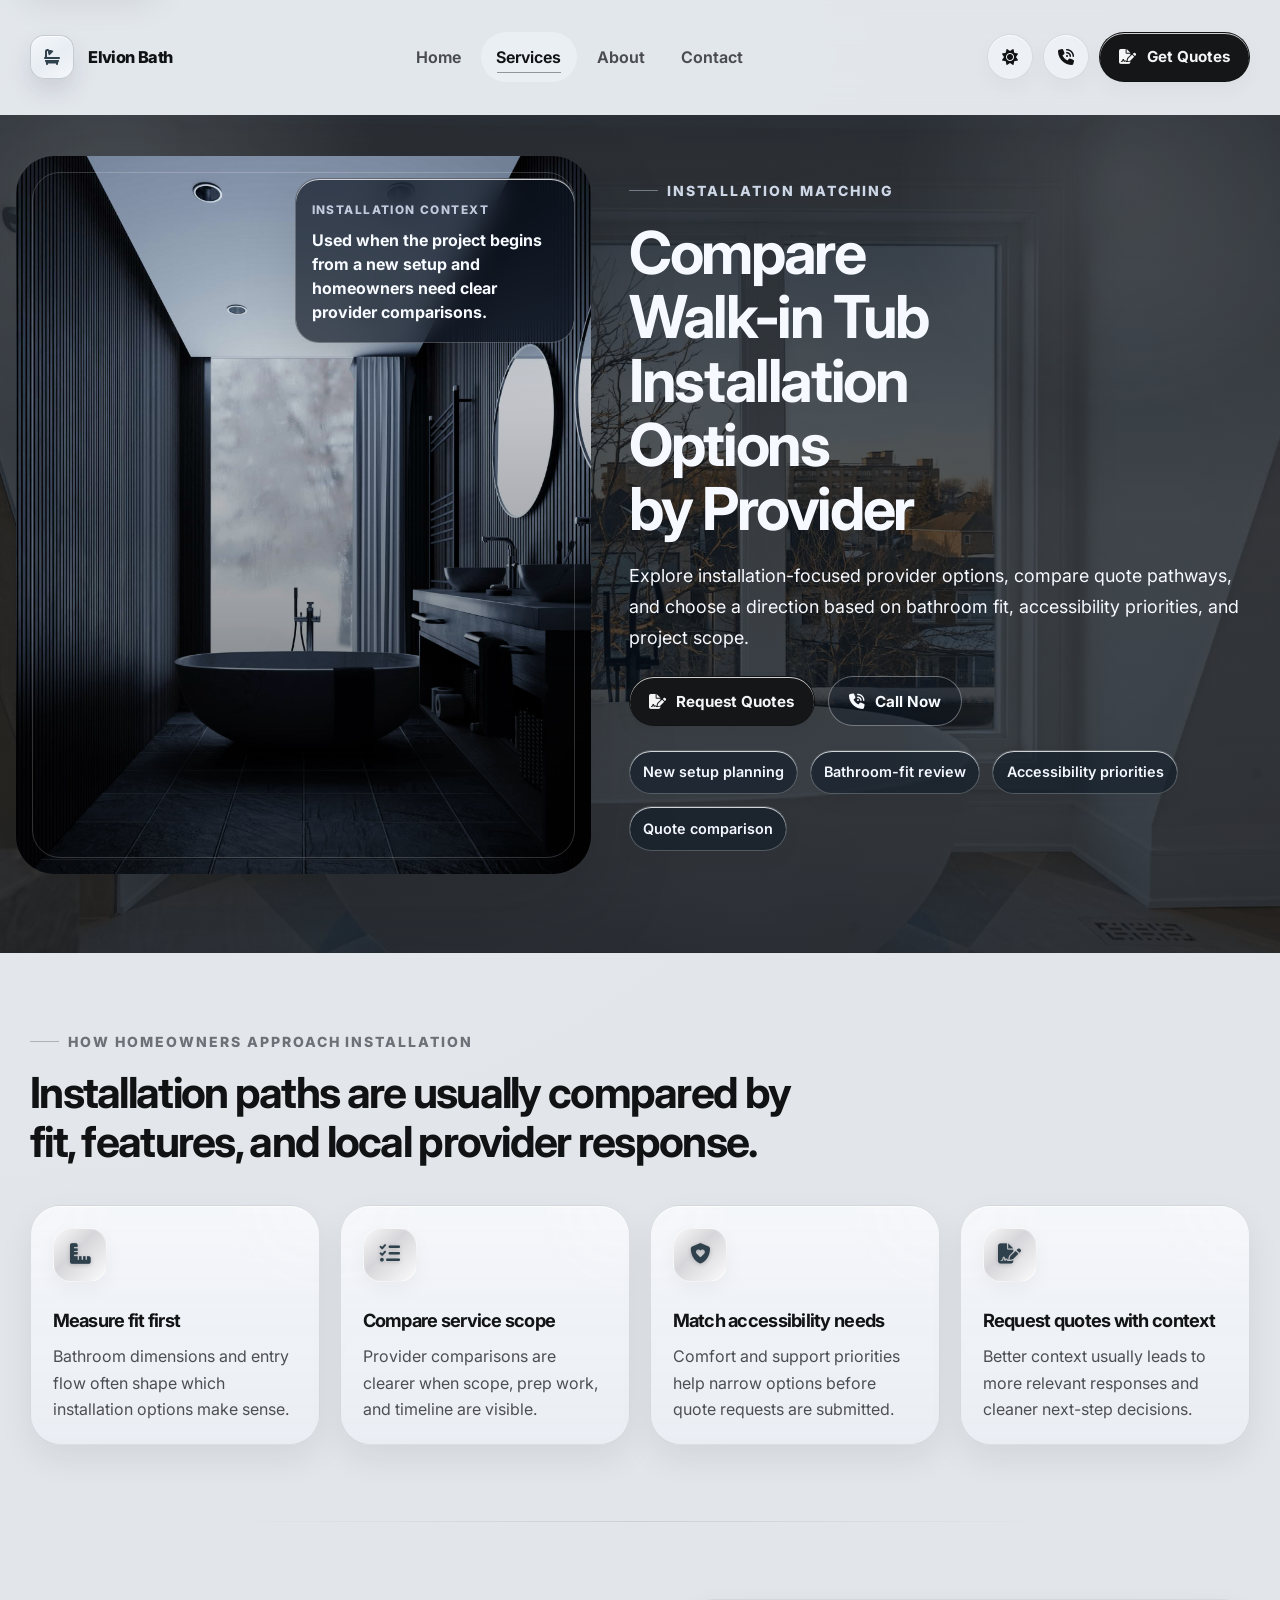
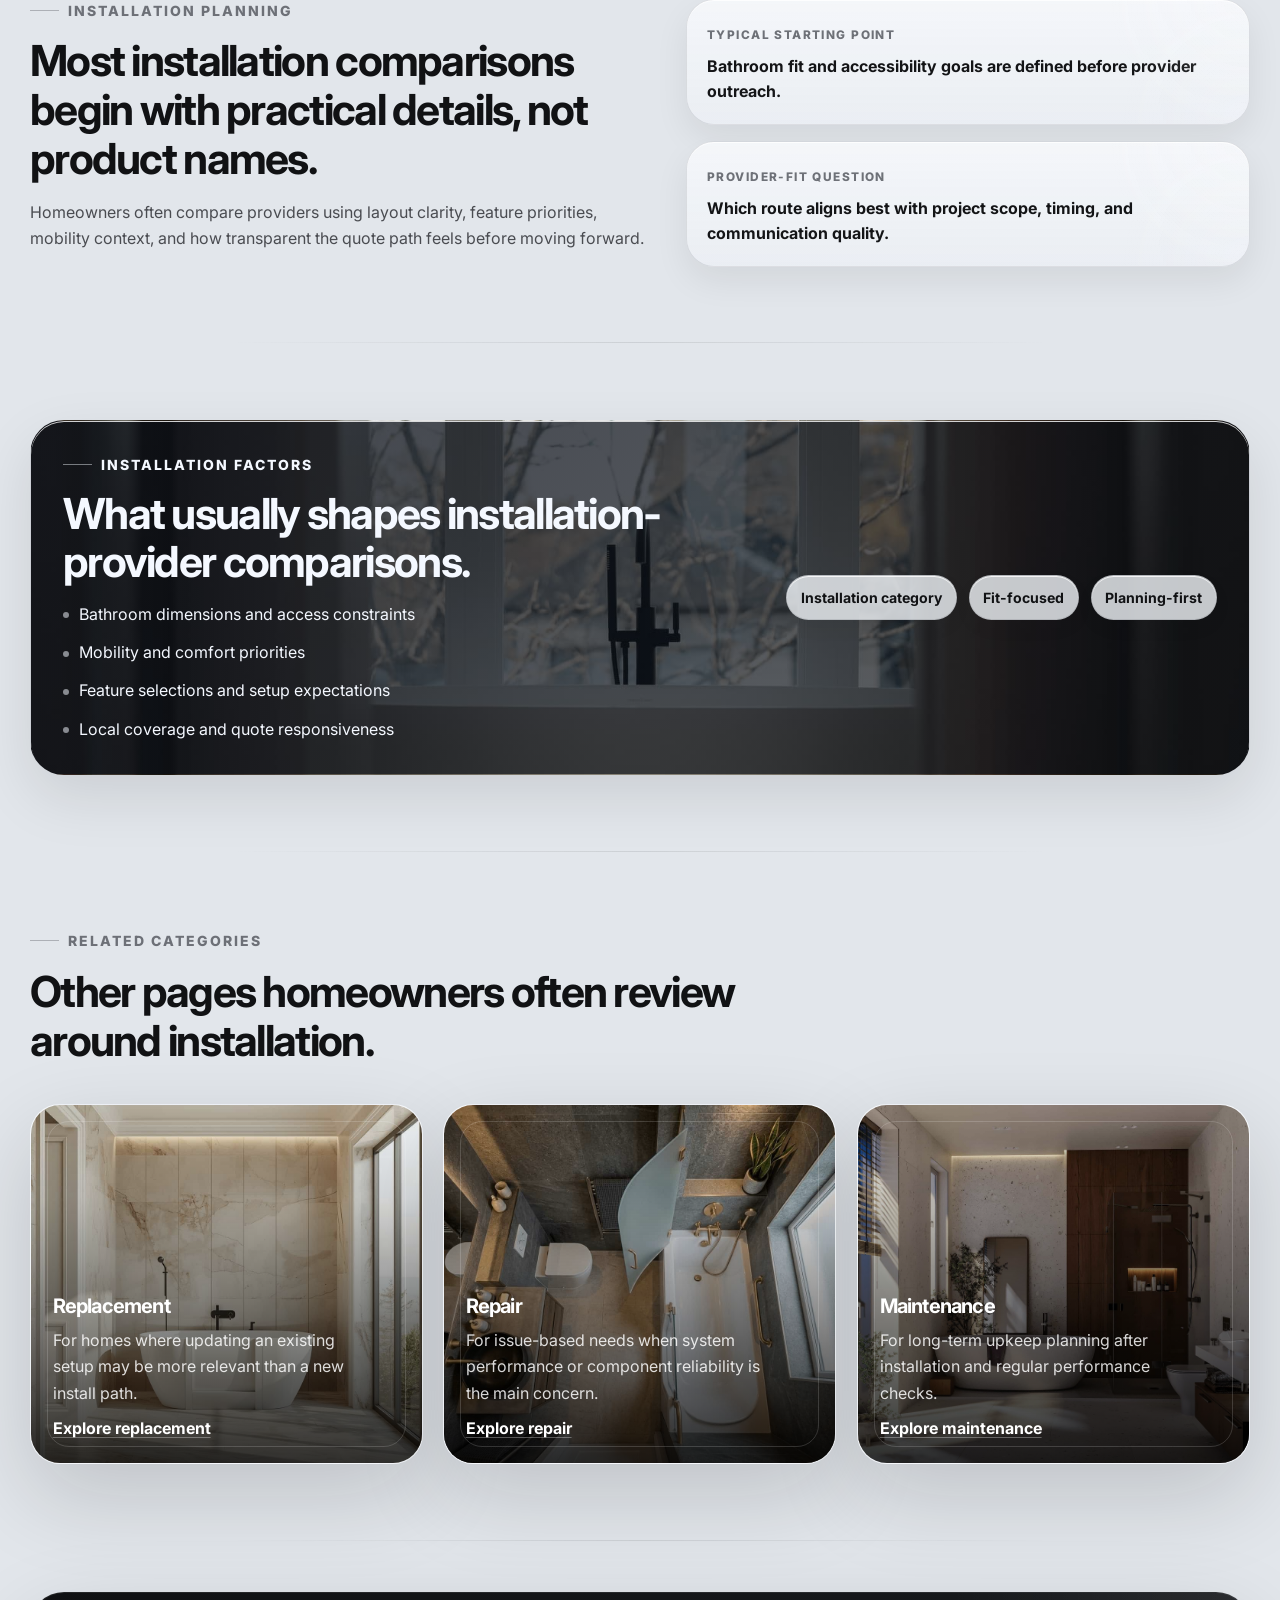
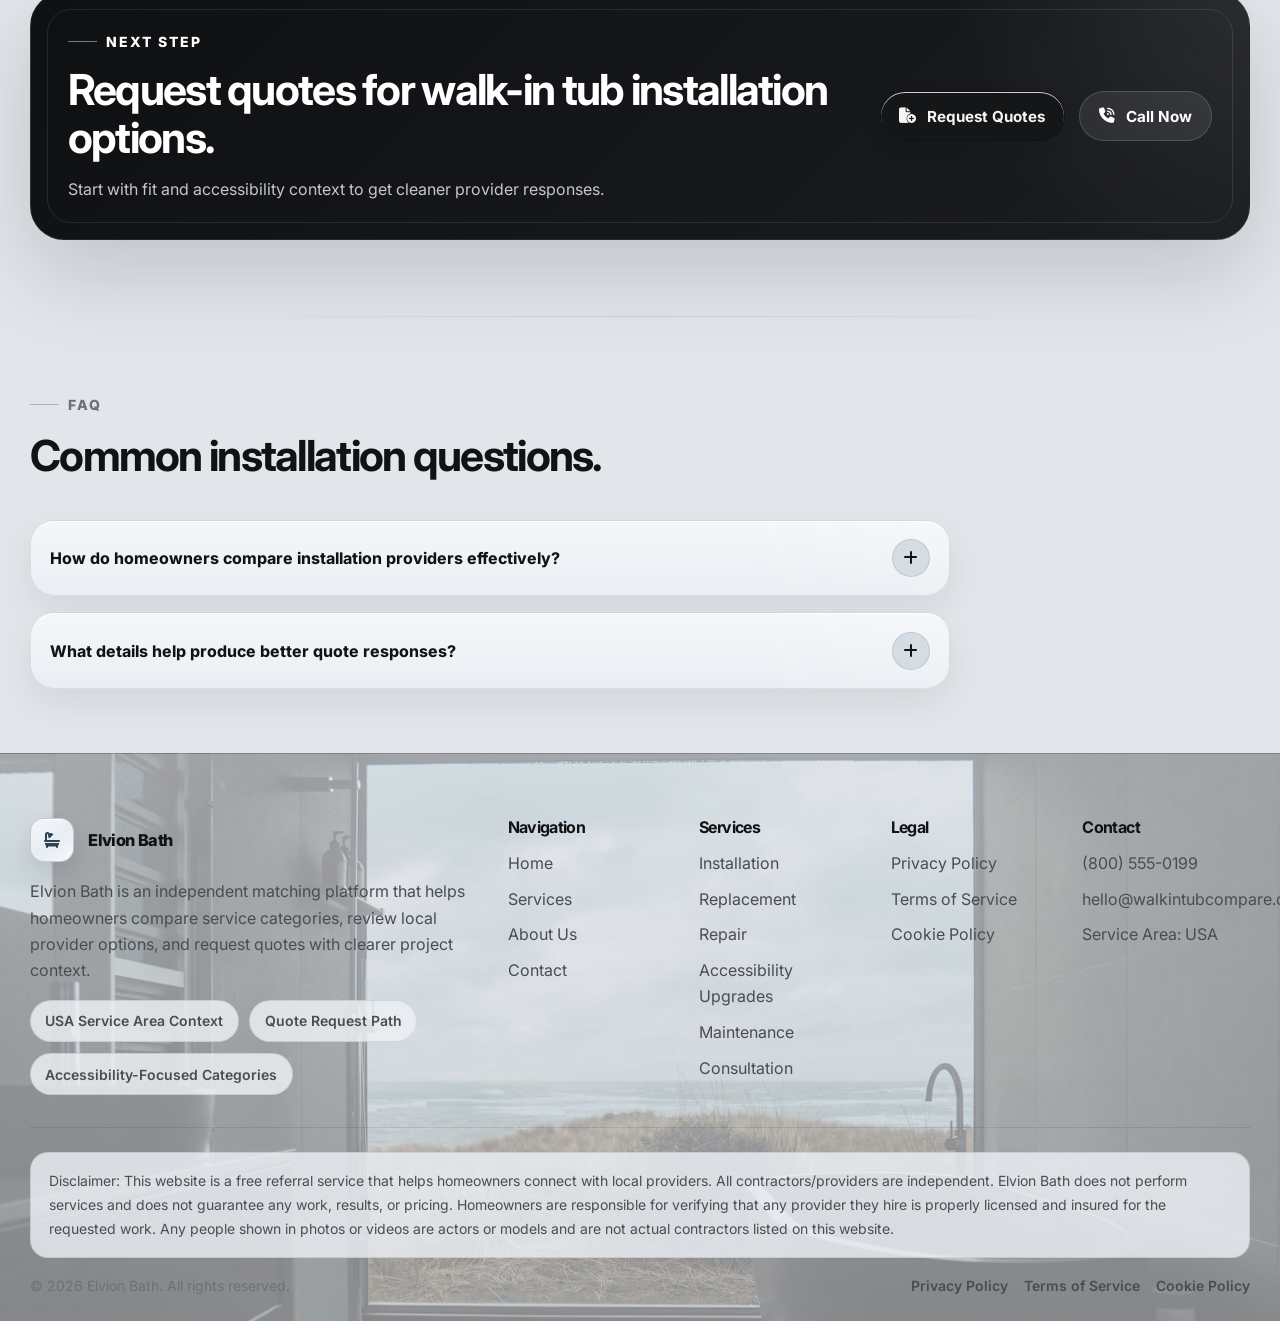
<file: walk-in-tub-installation.html>
<!DOCTYPE html>
<html lang="en">

<head>
    <meta charset="UTF-8" />
    <meta name="viewport" content="width=device-width, initial-scale=1.0" />

    <title>Walk-in Tub Installation | Compare Local Providers</title>
    <link rel="icon" type="image/svg+xml" href="assets/images/global/favicon.svg?v=3" />
    <link rel="icon" type="image/png" sizes="32x32" href="assets/images/global/favicon-32.png?v=3" />
    <link rel="icon" type="image/png" sizes="16x16" href="assets/images/global/favicon-16.png?v=3" />
    <link rel="apple-touch-icon" href="assets/images/global/apple-touch-icon.png?v=3" />

    <link href="https://fonts.googleapis.com/css2?family=Inter:wght@400;500;600;700;800&display=swap"
        rel="stylesheet" />

    <link rel="stylesheet" href="https://cdnjs.cloudflare.com/ajax/libs/font-awesome/6.5.2/css/all.min.css" />

    <link rel="stylesheet" href="css/style.css" />
    <link rel="stylesheet" href="css/service-page.css" />
</head>

<body data-page="service-page" data-service-bg="catalog-1">

    <a class="skip-link" href="#main-content">Skip to content</a>

    <header class="site-header" id="site-header">
        <div class="container">
            <div class="site-header__inner">
                <a class="site-logo" href="index.html" aria-label="Elvion Bath home">
                    <i class="fa-solid fa-bath"></i>
                    <span class="site-logo__text">
                        <span class="site-logo__title">Elvion Bath</span>

                    </span>
                </a>

                <nav class="site-nav" aria-label="Primary navigation">
                    <ul class="site-nav__list">
                        <li><a href="index.html">Home</a></li>
                        <li><a href="services.html" aria-current="page">Services</a></li>
                        <li><a href="about.html">About</a></li>
                        <li><a href="contact.html">Contact</a></li>
                    </ul>
                </nav>

                <div class="site-header__actions">
                    <button class="theme-toggle" type="button" data-theme-toggle aria-label="Switch theme">
                        <i class="fa-solid fa-sun theme-toggle__icon theme-toggle__icon--sun"></i>
                        <i class="fa-solid fa-moon theme-toggle__icon theme-toggle__icon--moon"></i>
                    </button>

                    <a class="header-phone header-phone--mobile" href="tel:+18005550199" aria-label="Call now">
                        <i class="fa-solid fa-phone-volume"></i>
                    </a>

                    <a class="button button--primary header-cta header-cta--desktop" href="contact.html#contact-form-section"><i class="fa-solid fa-file-signature" aria-hidden="true"></i><span>Get Quotes</span></a>

                    <button class="nav-toggle" type="button" aria-label="Open menu" aria-expanded="false" aria-controls="mobile-menu">
                        <i class="fa-solid fa-bars-staggered" aria-hidden="true"></i>
                    </button>
                </div>
            </div>
        </div>
    </header>

<aside class="mobile-menu" id="mobile-menu" aria-hidden="true" aria-label="Mobile navigation">
    <div class="mobile-menu__backdrop"></div>

    <div class="mobile-menu__panel">
        <div class="mobile-menu__top">
            <a class="site-logo site-logo--menu" href="index.html" aria-label="Elvion Bath home">
                <span class="site-logo__mark" aria-hidden="true">
                    <i class="fa-solid fa-bath"></i>
                </span>
                <span class="site-logo__text">
                    <span class="site-logo__title">Elvion Bath</span>

                </span>
            </a>
                <button class="mobile-menu__close" type="button" aria-label="Close menu">
                    <i class="fa-solid fa-xmark" aria-hidden="true"></i>
                </button>
        </div>

        <div class="mobile-menu__scroll">
            <nav class="mobile-menu__nav" aria-label="Mobile primary navigation">
                <span class="mobile-menu__section-title">Navigation</span>

                <ul class="mobile-menu__nav-list">
                    <li>
                        <a href="index.html">
                            <span class="mobile-menu__nav-icon"><i class="fa-solid fa-house"></i></span>
                            <span class="mobile-menu__nav-text">
                                <strong>Home</strong>
                                <small>Main overview</small>
                            </span>
                        </a>
                    </li>

                    <li>
                        <a href="services.html">
                            <span class="mobile-menu__nav-icon"><i class="fa-solid fa-bath"></i></span>
                            <span class="mobile-menu__nav-text">
                                <strong>Services</strong>
                                <small>All categories</small>
                            </span>
                        </a>
                    </li>

                    <li>
                        <a href="about.html">
                            <span class="mobile-menu__nav-icon"><i class="fa-solid fa-circle-info"></i></span>
                            <span class="mobile-menu__nav-text">
                                <strong>About Us</strong>
                                <small>Platform story</small>
                            </span>
                        </a>
                    </li>

                    <li>
                        <a href="contact.html">
                            <span class="mobile-menu__nav-icon"><i class="fa-solid fa-envelope-open-text"></i></span>
                            <span class="mobile-menu__nav-text">
                                <strong>Contact</strong>
                                <small>Quotes and support</small>
                            </span>
                        </a>
                    </li>
                </ul>
            </nav>

            <section class="mobile-menu__group mobile-menu__group--featured" aria-label="Most popular services">
                <div class="mobile-menu__group-head">
                    <span class="mobile-menu__section-title">Most Popular</span>
                    <span class="mobile-menu__section-note">Quick access</span>
                </div>

                <div class="mobile-menu__featured-grid">
                    <a class="mobile-menu__featured-card" href="walk-in-tub-installation.html">
                        <span class="mobile-menu__featured-icon"><i class="fa-solid fa-bath"></i></span>
                        <strong>Installation</strong>
                        <span>New setup comparison path</span>
                    </a>

                    <a class="mobile-menu__featured-card" href="walk-in-tub-accessibility-upgrades.html">
                        <span class="mobile-menu__featured-icon"><i class="fa-solid fa-shield-heart"></i></span>
                        <strong>Accessibility Upgrades</strong>
                        <span>Support and comfort options</span>
                    </a>
                </div>
            </section>

            <section class="mobile-menu__group" aria-label="All services">
                <div class="mobile-menu__group-head">
                    <span class="mobile-menu__section-title">All Services</span>
                    <span class="mobile-menu__section-note">Browse categories</span>
                </div>

                <div class="mobile-menu__service-list">
                    <a href="walk-in-tub-installation.html">
                        <i class="fa-solid fa-bath"></i>
                        <span>Installation</span>
                    </a>
                    <a href="walk-in-tub-replacement.html">
                        <i class="fa-solid fa-arrow-rotate-right"></i>
                        <span>Replacement</span>
                    </a>
                    <a href="walk-in-tub-repair.html">
                        <i class="fa-solid fa-screwdriver-wrench"></i>
                        <span>Repair</span>
                    </a>
                    <a href="walk-in-tub-accessibility-upgrades.html">
                        <i class="fa-solid fa-shield-heart"></i>
                        <span>Accessibility Upgrades</span>
                    </a>
                    <a href="walk-in-tub-maintenance.html">
                        <i class="fa-solid fa-list-check"></i>
                        <span>Maintenance</span>
                    </a>
                    <a href="walk-in-tub-consultation.html">
                        <i class="fa-solid fa-comments"></i>
                        <span>Consultation</span>
                    </a>
                </div>
            </section>

            <section class="mobile-menu__group" aria-label="Contact details">
                <div class="mobile-menu__group-head">
                    <span class="mobile-menu__section-title">Contact</span>
                    <span class="mobile-menu__section-note">Fast access</span>
                </div>

                <div class="mobile-menu__contact-stack">
                    <a class="mobile-menu__contact-card" href="tel:+18005550199">
                        <span class="mobile-menu__contact-icon"><i class="fa-solid fa-phone-volume"></i></span>
                        <span class="mobile-menu__contact-text">
                            <strong>(800) 555-0199</strong>
                            <small>Tap to call now</small>
                        </span>
                    </a>

                    <a class="mobile-menu__contact-card" href="mailto:hello@walkintubcompare.com">
                        <span class="mobile-menu__contact-icon"><i class="fa-solid fa-envelope"></i></span>
                        <span class="mobile-menu__contact-text">
                            <strong>hello@walkintubcompare.com</strong>
                            <small>Email contact</small>
                        </span>
                    </a>

                    <div class="mobile-menu__contact-card mobile-menu__contact-card--static">
                        <span class="mobile-menu__contact-icon"><i class="fa-solid fa-location-dot"></i></span>
                        <span class="mobile-menu__contact-text">
                            <strong>Service Area: USA</strong>
                            <small>Independent matching platform</small>
                        </span>
                    </div>
                </div>
            </section>

            <section class="mobile-menu__group" aria-label="Legal links">
                <div class="mobile-menu__group-head">
                    <span class="mobile-menu__section-title">Legal</span>
                    <span class="mobile-menu__section-note">Policies</span>
                </div>

                <div class="mobile-menu__legal-links">
                    <a href="privacy-policy.html">Privacy Policy</a>
                    <a href="terms-of-service.html">Terms of Service</a>
                    <a href="cookie-policy.html">Cookie Policy</a>
                </div>
            </section>
        </div>

        <div class="mobile-menu__bottom">
            <a class="button button--primary button--block" href="tel:+18005550199">
                <i class="fa-solid fa-phone-volume" aria-hidden="true"></i>
                <span>Call Now</span>
            </a>

            <a class="button button--ghost-dark button--block" href="contact.html">
                <i class="fa-solid fa-file-signature" aria-hidden="true"></i>
                <span>Request Quotes</span>
            </a>
        </div>
    </div>
</aside>

        <main id="main-content">
        <section class="service-hero section">
            <div class="container-wide">
                <div class="service-hero__layout">
                    <div class="service-hero__visual" data-reveal="fade-right">
                        <div class="service-hero__panel">
                            <img src="assets/images/services/services-hero-said.jpg" alt="Walk-in tub installation visual" />
                        </div>
                        <div class="service-hero__card service-hero__card--top">
                            <span>Installation context</span>
                            <strong>Used when the project begins from a new setup and homeowners need clear provider comparisons.</strong>
                        </div>
                    </div>

                    <div class="service-hero__content" data-reveal="fade-left">
                        <span class="section-kicker">Installation Matching</span>
                        <h1>Compare Walk-in Tub Installation Options by Provider</h1>
                        <p class="service-hero__lead">
                            Explore installation-focused provider options, compare quote pathways, and choose a direction based on bathroom fit, accessibility priorities, and project scope.
                        </p>

                        <div class="service-hero__actions">
                            <a class="button button--primary" href="contact.html"><i class="fa-solid fa-file-signature"></i><span>Request Quotes</span></a>
                            <a class="button button--ghost" href="tel:+18005550199"><i class="fa-solid fa-phone-volume"></i><span>Call Now</span></a>
                        </div>

                        <ul class="service-hero__chips">
                            <li>New setup planning</li>
                            <li>Bathroom-fit review</li>
                            <li>Accessibility priorities</li>
                            <li>Quote comparison</li>
                        </ul>
                    </div>
                </div>
            </div>
        </section>

        <section class="service-section section">
            <div class="container">
                <div class="section-heading" data-reveal="fade-up">
                    <span class="section-kicker">How homeowners approach installation</span>
                    <h2>Installation paths are usually compared by fit, features, and local provider response.</h2>
                </div>

                <div class="service-card-grid">
                    <article class="service-detail-card" data-reveal="fade-up">
                        <div class="service-detail-card__icon"><i class="fa-solid fa-ruler-combined"></i></div>
                        <h3>Measure fit first</h3>
                        <p>Bathroom dimensions and entry flow often shape which installation options make sense.</p>
                    </article>

                    <article class="service-detail-card" data-reveal="fade-up" data-delay="70">
                        <div class="service-detail-card__icon"><i class="fa-solid fa-list-check"></i></div>
                        <h3>Compare service scope</h3>
                        <p>Provider comparisons are clearer when scope, prep work, and timeline are visible.</p>
                    </article>

                    <article class="service-detail-card" data-reveal="fade-up" data-delay="140">
                        <div class="service-detail-card__icon"><i class="fa-solid fa-shield-heart"></i></div>
                        <h3>Match accessibility needs</h3>
                        <p>Comfort and support priorities help narrow options before quote requests are submitted.</p>
                    </article>

                    <article class="service-detail-card" data-reveal="fade-up" data-delay="210">
                        <div class="service-detail-card__icon"><i class="fa-solid fa-file-signature"></i></div>
                        <h3>Request quotes with context</h3>
                        <p>Better context usually leads to more relevant responses and cleaner next-step decisions.</p>
                    </article>
                </div>
            </div>
        </section>

        <section class="service-section section">
            <div class="container">
                <div class="service-split">
                    <div class="service-split__content" data-reveal="fade-right">
                        <span class="section-kicker">Installation planning</span>
                        <h2>Most installation comparisons begin with practical details, not product names.</h2>
                        <p>
                            Homeowners often compare providers using layout clarity, feature priorities, mobility context,
                            and how transparent the quote path feels before moving forward.
                        </p>
                    </div>
                    <aside class="service-split__cards" data-reveal="fade-left">
                        <article class="service-mini-card">
                            <span class="service-mini-card__label">Typical starting point</span>
                            <strong>Bathroom fit and accessibility goals are defined before provider outreach.</strong>
                        </article>
                        <article class="service-mini-card">
                            <span class="service-mini-card__label">Provider-fit question</span>
                            <strong>Which route aligns best with project scope, timing, and communication quality.</strong>
                        </article>
                    </aside>
                </div>
            </div>
        </section>

        <section class="service-section section">
            <div class="container">
                <div class="service-factor-panel" data-reveal="fade-up">
                    <div class="service-factor-panel__content">
                        <span class="section-kicker">Installation factors</span>
                        <h2>What usually shapes installation-provider comparisons.</h2>
                        <ul class="service-factor-list">
                            <li>Bathroom dimensions and access constraints</li>
                            <li>Mobility and comfort priorities</li>
                            <li>Feature selections and setup expectations</li>
                            <li>Local coverage and quote responsiveness</li>
                        </ul>
                    </div>

                    <div class="service-factor-panel__aside">
                        <div class="service-factor-pill">Installation category</div>
                        <div class="service-factor-pill">Fit-focused</div>
                        <div class="service-factor-pill">Planning-first</div>
                    </div>
                </div>
            </div>
        </section>

        <section class="service-section section">
            <div class="container">
                <div class="section-heading" data-reveal="fade-up">
                    <span class="section-kicker">Related categories</span>
                    <h2>Other pages homeowners often review around installation.</h2>
                </div>

                <div class="related-grid">
                    <article class="related-card" data-reveal="fade-up">
                        <img src="assets/images/services/servicer-card-2.jpg" alt="Replacement category" class="card-media" />
                        <div class="related-card__content">
                            <h3>Replacement</h3>
                            <p>For homes where updating an existing setup may be more relevant than a new install path.</p>
                            <a href="walk-in-tub-replacement.html">Explore replacement</a>
                        </div>
                    </article>

                    <article class="related-card" data-reveal="fade-up" data-delay="80">
                        <img src="assets/images/services/servicer-card-3.jpg" alt="Repair category" class="card-media" />
                        <div class="related-card__content">
                            <h3>Repair</h3>
                            <p>For issue-based needs when system performance or component reliability is the main concern.</p>
                            <a href="walk-in-tub-repair.html">Explore repair</a>
                        </div>
                    </article>

                    <article class="related-card" data-reveal="fade-up" data-delay="160">
                        <img src="assets/images/services/servicer-card-5.jpg" alt="Maintenance category" class="card-media" />
                        <div class="related-card__content">
                            <h3>Maintenance</h3>
                            <p>For long-term upkeep planning after installation and regular performance checks.</p>
                            <a href="walk-in-tub-maintenance.html">Explore maintenance</a>
                        </div>
                    </article>
                </div>
            </div>
        </section>

        <section class="service-cta section">
            <div class="container">
                <div class="service-cta__panel" data-reveal="fade-up">
                    <div class="service-cta__content">
                        <span class="section-kicker">Next step</span>
                        <h2>Request quotes for walk-in tub installation options.</h2>
                        <p>Start with fit and accessibility context to get cleaner provider responses.</p>
                    </div>
                    <div class="service-cta__actions">
                        <a class="button button--primary" href="contact.html"><i class="fa-solid fa-file-circle-plus"></i><span>Request Quotes</span></a>
                        <a class="button button--ghost-dark" href="tel:+18005550199"><i class="fa-solid fa-phone-volume"></i><span>Call Now</span></a>
                    </div>
                </div>
            </div>
        </section>

        <section class="faq-section section">
            <div class="container">
                <div class="section-heading" data-reveal="fade-up">
                    <span class="section-kicker">FAQ</span>
                    <h2>Common installation questions.</h2>
                </div>

                <div class="faq-list" data-faq-root>
                    <article class="faq-item" data-faq-item>
                        <button class="faq-question" type="button" aria-expanded="false">
                            <span>How do homeowners compare installation providers effectively?</span>
                            <i class="fa-solid fa-plus"></i>
                        </button>
                        <div class="faq-answer" hidden>
                            <p>Most compare by bathroom fit, service scope clarity, accessibility priorities, and response quality.</p>
                        </div>
                    </article>

                    <article class="faq-item" data-faq-item>
                        <button class="faq-question" type="button" aria-expanded="false">
                            <span>What details help produce better quote responses?</span>
                            <i class="fa-solid fa-plus"></i>
                        </button>
                        <div class="faq-answer" hidden>
                            <p>Project direction, mobility goals, layout context, and timing expectations often improve quote relevance.</p>
                        </div>
                    </article>
                </div>
            </div>
        </section>
    </main>

            <footer class="site-footer">

            <div class="container">
                <div class="site-footer__top">
                    <div class="site-footer__brand">
                        <a class="site-logo site-logo--footer" href="index.html" aria-label="Elvion Bath home">
                            <i class="fa-solid fa-bath"></i>
                            <span class="site-logo__text">
                                <span class="site-logo__title">Elvion Bath</span>

                            </span>
                        </a>

                        <p>
                            Elvion Bath is an independent matching platform that helps homeowners compare service categories, review local provider options, and request quotes with clearer project context.
                        </p>

                        <div class="footer-badges" aria-label="Platform context">
                            <span>USA Service Area Context</span>
                            <span>Quote Request Path</span>
                            <span>Accessibility-Focused Categories</span>
                        </div>
                    </div>

                    <div class="site-footer__navs">
                        <div class="footer-nav">
                            <h2>Navigation</h2>
                            <ul>
                                <li><a href="index.html">Home</a></li>
                                <li><a href="services.html">Services</a></li>
                                <li><a href="about.html">About Us</a></li>
                                <li><a href="contact.html">Contact</a></li>
                            </ul>
                        </div>

                        <div class="footer-nav">
                            <h2>Services</h2>
                            <ul>
                                <li><a href="walk-in-tub-installation.html">Installation</a></li>
                                <li><a href="walk-in-tub-replacement.html">Replacement</a></li>
                                <li><a href="walk-in-tub-repair.html">Repair</a></li>
                                <li><a href="walk-in-tub-accessibility-upgrades.html">Accessibility Upgrades</a></li>
                                <li><a href="walk-in-tub-maintenance.html">Maintenance</a></li>
                                <li><a href="walk-in-tub-consultation.html">Consultation</a></li>
                            </ul>
                        </div>

                        <div class="footer-nav">
                            <h2>Legal</h2>
                            <ul>
                                <li><a href="privacy-policy.html">Privacy Policy</a></li>
                                <li><a href="terms-of-service.html">Terms of Service</a></li>
                                <li><a href="cookie-policy.html">Cookie Policy</a></li>
                            </ul>
                        </div>

                        <div class="footer-nav">
                            <h2>Contact</h2>
                            <ul>
                                <li><a href="tel:+18005550199">(800) 555-0199</a></li>
                                <li><a href="mailto:hello@walkintubcompare.com">hello@walkintubcompare.com</a></li>
                                <li><span>Service Area: USA</span></li>
                            </ul>
                        </div>
                    </div>
                </div>

                <div class="site-footer__legal">
                    <p class="site-footer__disclaimer">
                        Disclaimer: This website is a free referral service that helps homeowners connect with local providers. All contractors/providers are independent. Elvion Bath does not perform services and does not guarantee any work, results, or pricing. Homeowners are responsible for verifying that any provider they hire is properly licensed and insured for the requested work. Any people shown in photos or videos are actors or models and are not actual contractors listed on this website.
                    </p>

                    <div class="site-footer__bottom">
                        <p>&copy; 2026 Elvion Bath. All rights reserved.</p>
                        <div class="site-footer__legal-links">
                            <a href="privacy-policy.html">Privacy Policy</a>
                            <a href="terms-of-service.html">Terms of Service</a>
                            <a href="cookie-policy.html">Cookie Policy</a>
                        </div>
                    </div>
                </div>
            </div>
        </footer>


    <script src="js/main.js" type="module"></script>
    <script src="js/service-page.js" type="module"></script>

</body>

</html>
</file>
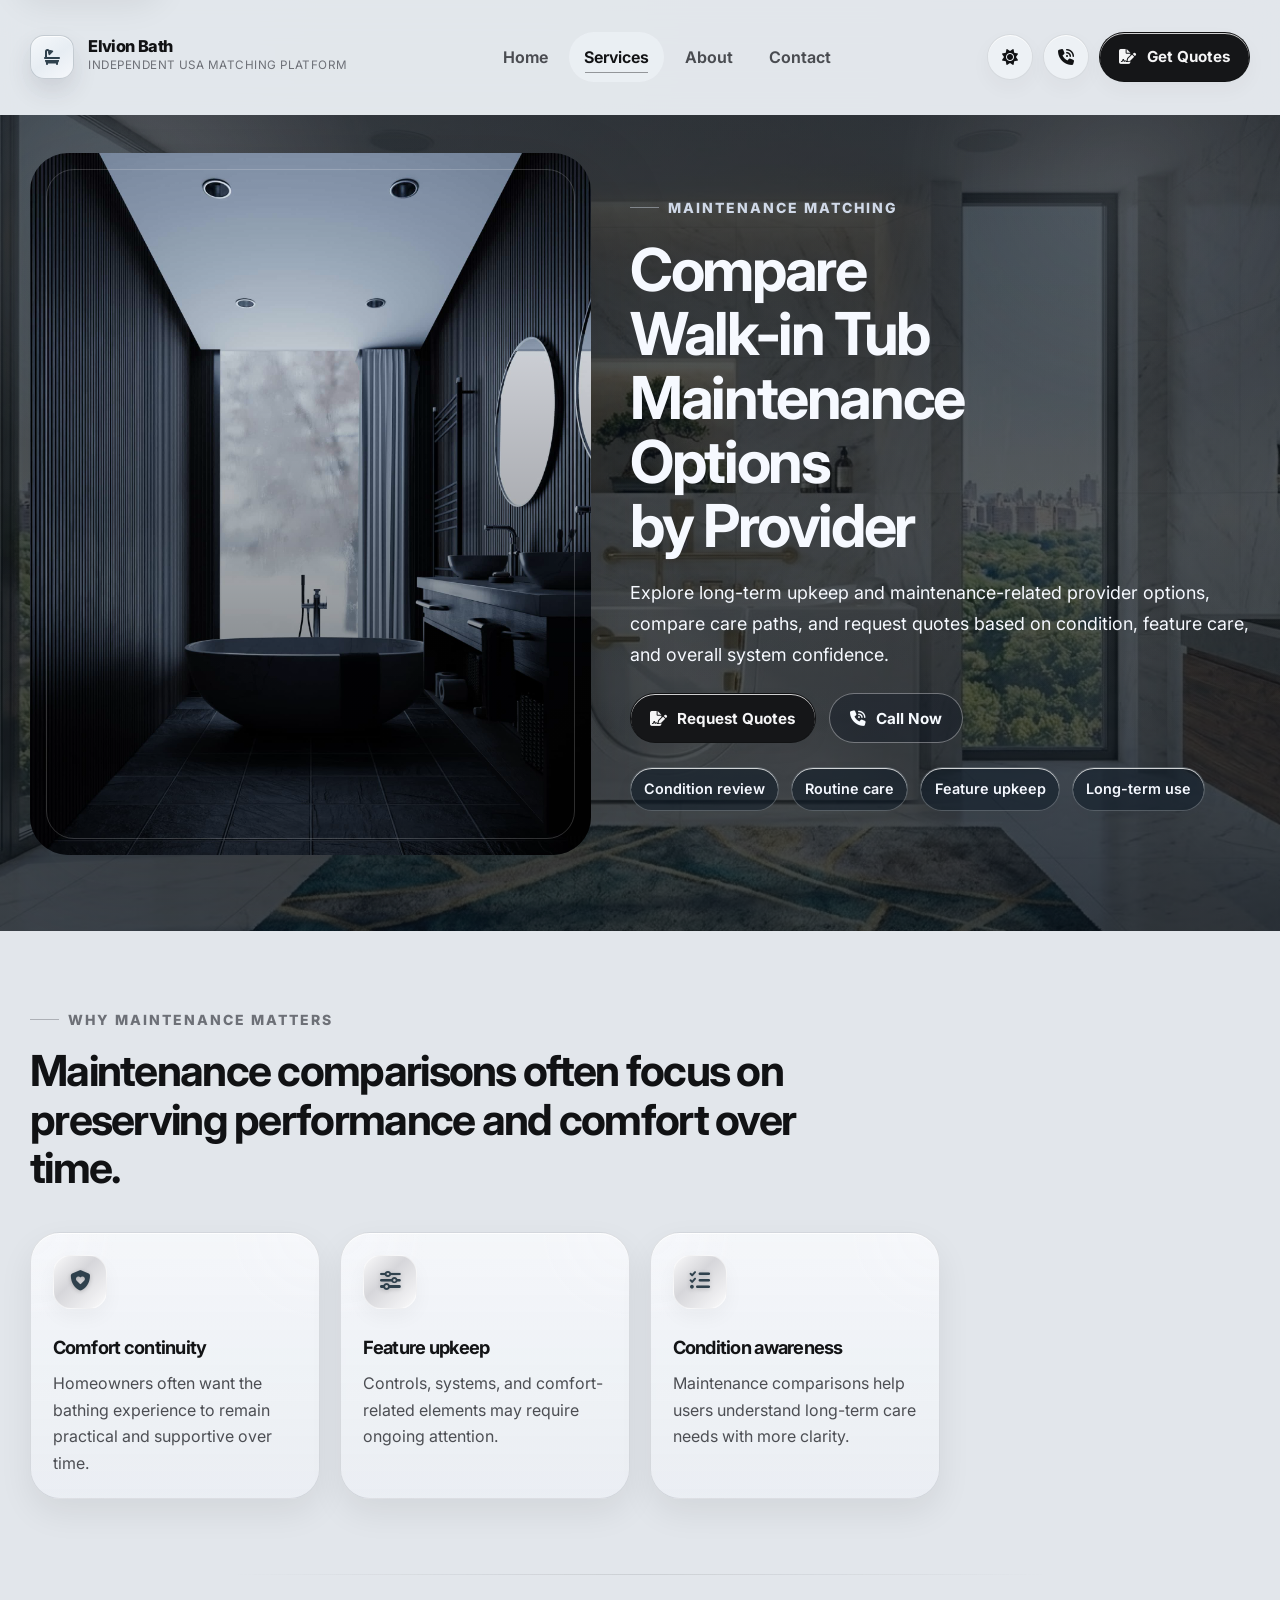
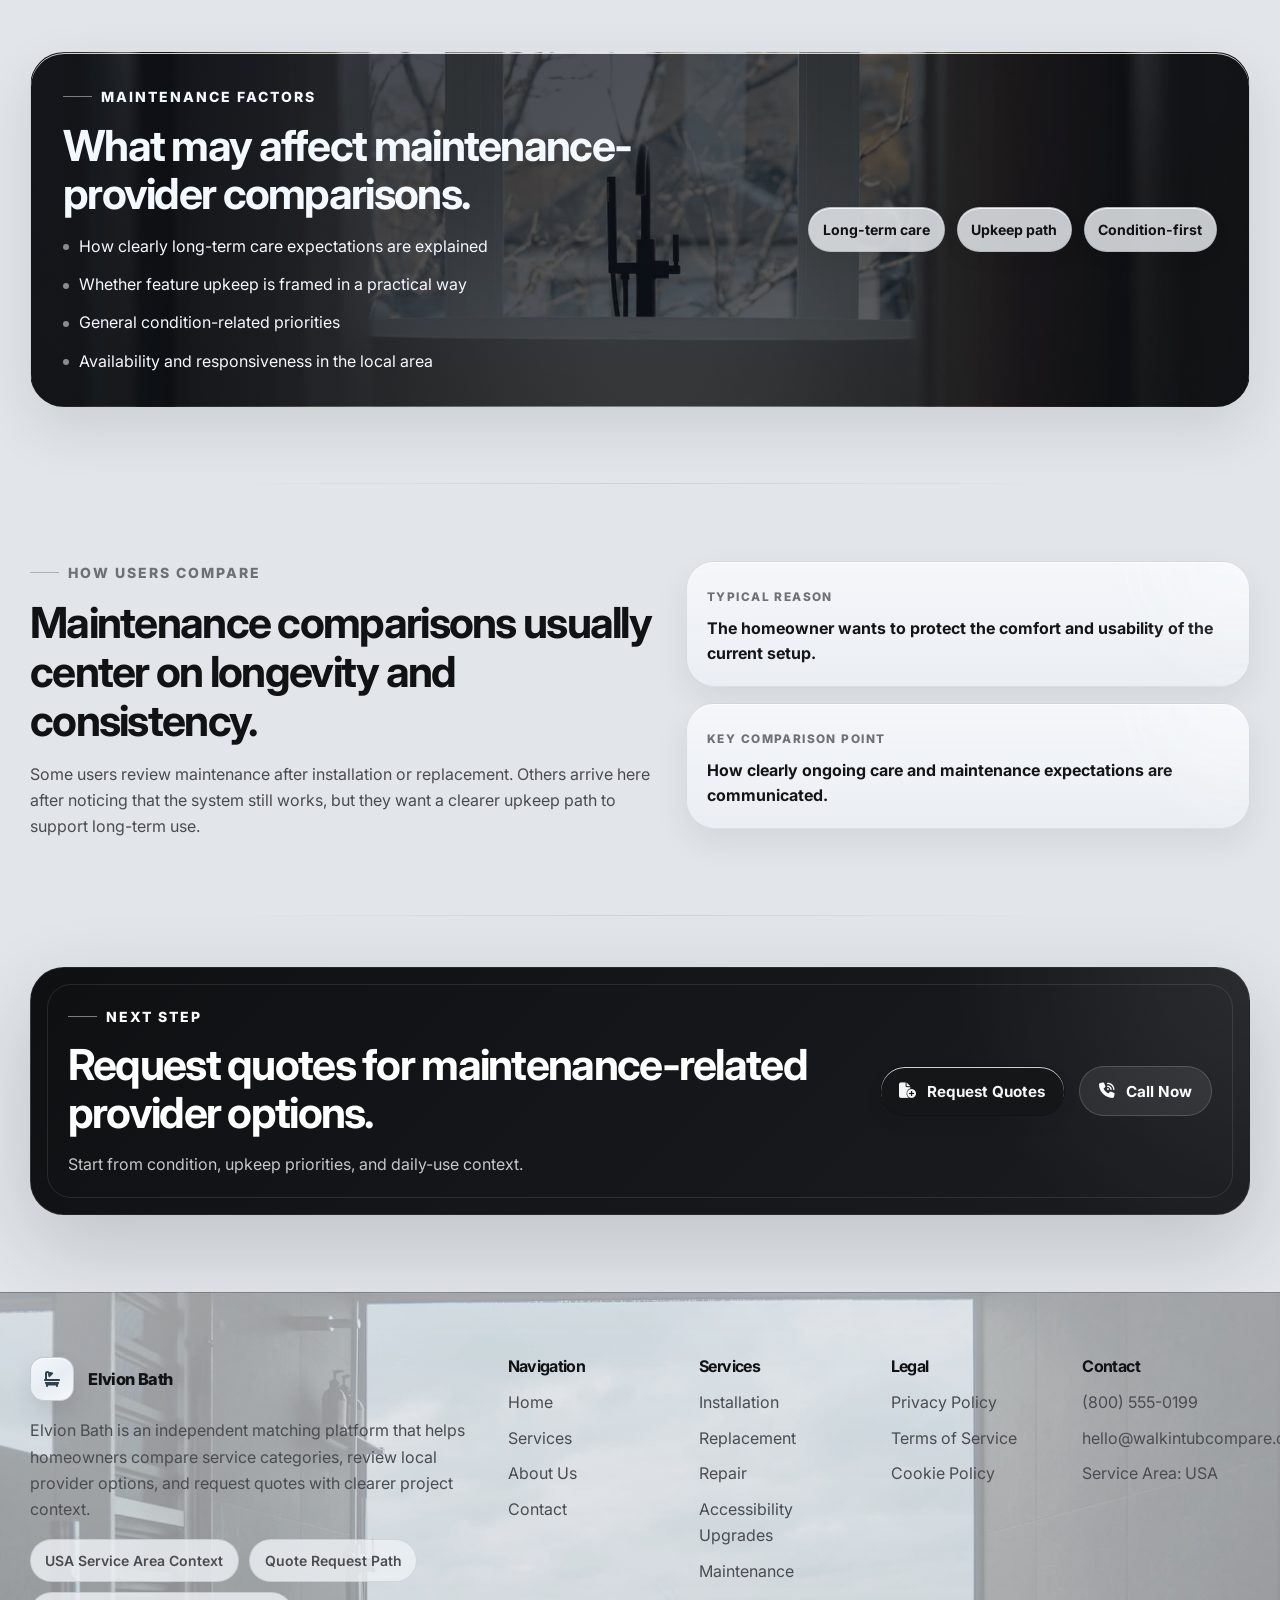
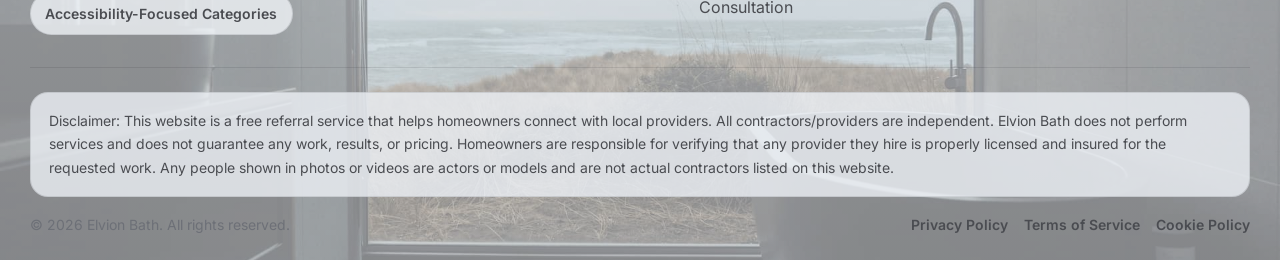
<file: walk-in-tub-maintenance.html>
<!DOCTYPE html>
<html lang="en">

<head>
    <meta charset="UTF-8" />
    <meta name="viewport" content="width=device-width, initial-scale=1.0" />
    <title>Walk-in Tub Maintenance | Compare Local Providers</title>
    <meta name="description"
        content="Compare walk-in tub maintenance providers, review long-term upkeep priorities, and request quotes based on condition, feature care, and provider fit." />
    <link rel="icon" type="image/svg+xml" href="assets/images/global/favicon.svg?v=3" />
    <link rel="icon" type="image/png" sizes="32x32" href="assets/images/global/favicon-32.png?v=3" />
    <link rel="icon" type="image/png" sizes="16x16" href="assets/images/global/favicon-16.png?v=3" />
    <link rel="apple-touch-icon" href="assets/images/global/apple-touch-icon.png?v=3" />
    <link rel="preconnect" href="https://fonts.googleapis.com" />
    <link rel="preconnect" href="https://fonts.gstatic.com" crossorigin />
    <link href="https://fonts.googleapis.com/css2?family=Inter:wght@400;500;600;700;800&display=swap"
        rel="stylesheet" />
<link rel="stylesheet" href="https://cdnjs.cloudflare.com/ajax/libs/font-awesome/6.5.2/css/all.min.css" />

    <link rel="stylesheet" href="css/style.css" />
    <link rel="stylesheet" href="css/service-page.css" />
</head>

<body data-page="service-page" data-service-bg="catalog-3">
    <a class="skip-link" href="#main-content">Skip to content</a>

    <header class="site-header" id="site-header">
        <div class="container">
            <div class="site-header__inner">
                <a class="site-logo" href="index.html" aria-label="Elvion Bath home">
                    <i class="fa-solid fa-bath"></i>
                    <span class="site-logo__text"><span class="site-logo__title">Elvion Bath</span><span
                            class="site-logo__subtitle">Independent USA Matching Platform</span></span>
                </a>
                <nav class="site-nav" aria-label="Primary navigation">
                    <ul class="site-nav__list">
                        <li><a href="index.html">Home</a></li>
                        <li><a href="services.html" aria-current="page">Services</a></li>
                        <li><a href="about.html">About</a></li>
                        <li><a href="contact.html">Contact</a></li>
                    </ul>
                </nav>
                <div class="site-header__actions">
                    <button class="theme-toggle" type="button" data-theme-toggle aria-label="Switch theme">
                        <i class="fa-solid fa-sun theme-toggle__icon theme-toggle__icon--sun"></i>
                        <i class="fa-solid fa-moon theme-toggle__icon theme-toggle__icon--moon"></i>
                    </button>
                    <a class="header-phone header-phone--mobile" href="tel:+18005550199"><i
                            class="fa-solid fa-phone-volume"></i></a>
                    <a class="button button--primary header-cta header-cta--desktop" href="contact.html#contact-form-section"><i
                            class="fa-solid fa-file-signature"></i><span>Get Quotes</span></a>
                    <button class="nav-toggle" type="button" aria-label="Open menu" aria-expanded="false" aria-controls="mobile-menu">
                        <i class="fa-solid fa-bars-staggered" aria-hidden="true"></i>
                    </button>
                </div>
            </div>
        </div>
    </header>

<aside class="mobile-menu" id="mobile-menu" aria-hidden="true" aria-label="Mobile navigation">
    <div class="mobile-menu__backdrop"></div>

    <div class="mobile-menu__panel">
        <div class="mobile-menu__top">
            <a class="site-logo site-logo--menu" href="index.html" aria-label="Elvion Bath home">
                <span class="site-logo__mark" aria-hidden="true">
                    <i class="fa-solid fa-bath"></i>
                </span>
                <span class="site-logo__text">
                    <span class="site-logo__title">Elvion Bath</span>

                </span>
            </a>
                <button class="mobile-menu__close" type="button" aria-label="Close menu">
                    <i class="fa-solid fa-xmark" aria-hidden="true"></i>
                </button>
        </div>

        <div class="mobile-menu__scroll">
            <nav class="mobile-menu__nav" aria-label="Mobile primary navigation">
                <span class="mobile-menu__section-title">Navigation</span>

                <ul class="mobile-menu__nav-list">
                    <li>
                        <a href="index.html">
                            <span class="mobile-menu__nav-icon"><i class="fa-solid fa-house"></i></span>
                            <span class="mobile-menu__nav-text">
                                <strong>Home</strong>
                                <small>Main overview</small>
                            </span>
                        </a>
                    </li>

                    <li>
                        <a href="services.html">
                            <span class="mobile-menu__nav-icon"><i class="fa-solid fa-bath"></i></span>
                            <span class="mobile-menu__nav-text">
                                <strong>Services</strong>
                                <small>All categories</small>
                            </span>
                        </a>
                    </li>

                    <li>
                        <a href="about.html">
                            <span class="mobile-menu__nav-icon"><i class="fa-solid fa-circle-info"></i></span>
                            <span class="mobile-menu__nav-text">
                                <strong>About Us</strong>
                                <small>Platform story</small>
                            </span>
                        </a>
                    </li>

                    <li>
                        <a href="contact.html">
                            <span class="mobile-menu__nav-icon"><i class="fa-solid fa-envelope-open-text"></i></span>
                            <span class="mobile-menu__nav-text">
                                <strong>Contact</strong>
                                <small>Quotes and support</small>
                            </span>
                        </a>
                    </li>
                </ul>
            </nav>

            <section class="mobile-menu__group mobile-menu__group--featured" aria-label="Most popular services">
                <div class="mobile-menu__group-head">
                    <span class="mobile-menu__section-title">Most Popular</span>
                    <span class="mobile-menu__section-note">Quick access</span>
                </div>

                <div class="mobile-menu__featured-grid">
                    <a class="mobile-menu__featured-card" href="walk-in-tub-installation.html">
                        <span class="mobile-menu__featured-icon"><i class="fa-solid fa-bath"></i></span>
                        <strong>Installation</strong>
                        <span>New setup comparison path</span>
                    </a>

                    <a class="mobile-menu__featured-card" href="walk-in-tub-accessibility-upgrades.html">
                        <span class="mobile-menu__featured-icon"><i class="fa-solid fa-shield-heart"></i></span>
                        <strong>Accessibility Upgrades</strong>
                        <span>Support and comfort options</span>
                    </a>
                </div>
            </section>

            <section class="mobile-menu__group" aria-label="All services">
                <div class="mobile-menu__group-head">
                    <span class="mobile-menu__section-title">All Services</span>
                    <span class="mobile-menu__section-note">Browse categories</span>
                </div>

                <div class="mobile-menu__service-list">
                    <a href="walk-in-tub-installation.html">
                        <i class="fa-solid fa-bath"></i>
                        <span>Installation</span>
                    </a>
                    <a href="walk-in-tub-replacement.html">
                        <i class="fa-solid fa-arrow-rotate-right"></i>
                        <span>Replacement</span>
                    </a>
                    <a href="walk-in-tub-repair.html">
                        <i class="fa-solid fa-screwdriver-wrench"></i>
                        <span>Repair</span>
                    </a>
                    <a href="walk-in-tub-accessibility-upgrades.html">
                        <i class="fa-solid fa-shield-heart"></i>
                        <span>Accessibility Upgrades</span>
                    </a>
                    <a href="walk-in-tub-maintenance.html">
                        <i class="fa-solid fa-list-check"></i>
                        <span>Maintenance</span>
                    </a>
                    <a href="walk-in-tub-consultation.html">
                        <i class="fa-solid fa-comments"></i>
                        <span>Consultation</span>
                    </a>
                </div>
            </section>

            <section class="mobile-menu__group" aria-label="Contact details">
                <div class="mobile-menu__group-head">
                    <span class="mobile-menu__section-title">Contact</span>
                    <span class="mobile-menu__section-note">Fast access</span>
                </div>

                <div class="mobile-menu__contact-stack">
                    <a class="mobile-menu__contact-card" href="tel:+18005550199">
                        <span class="mobile-menu__contact-icon"><i class="fa-solid fa-phone-volume"></i></span>
                        <span class="mobile-menu__contact-text">
                            <strong>(800) 555-0199</strong>
                            <small>Tap to call now</small>
                        </span>
                    </a>

                    <a class="mobile-menu__contact-card" href="mailto:hello@walkintubcompare.com">
                        <span class="mobile-menu__contact-icon"><i class="fa-solid fa-envelope"></i></span>
                        <span class="mobile-menu__contact-text">
                            <strong>hello@walkintubcompare.com</strong>
                            <small>Email contact</small>
                        </span>
                    </a>

                    <div class="mobile-menu__contact-card mobile-menu__contact-card--static">
                        <span class="mobile-menu__contact-icon"><i class="fa-solid fa-location-dot"></i></span>
                        <span class="mobile-menu__contact-text">
                            <strong>Service Area: USA</strong>
                            <small>Independent matching platform</small>
                        </span>
                    </div>
                </div>
            </section>

            <section class="mobile-menu__group" aria-label="Legal links">
                <div class="mobile-menu__group-head">
                    <span class="mobile-menu__section-title">Legal</span>
                    <span class="mobile-menu__section-note">Policies</span>
                </div>

                <div class="mobile-menu__legal-links">
                    <a href="privacy-policy.html">Privacy Policy</a>
                    <a href="terms-of-service.html">Terms of Service</a>
                    <a href="cookie-policy.html">Cookie Policy</a>
                </div>
            </section>
        </div>

        <div class="mobile-menu__bottom">
            <a class="button button--primary button--block" href="tel:+18005550199">
                <i class="fa-solid fa-phone-volume" aria-hidden="true"></i>
                <span>Call Now</span>
            </a>

            <a class="button button--ghost-dark button--block" href="contact.html">
                <i class="fa-solid fa-file-signature" aria-hidden="true"></i>
                <span>Request Quotes</span>
            </a>
        </div>
    </div>
</aside>

    <main id="main-content">
        <section class="service-hero section">
            <div class="container">
                <div class="service-hero__layout">
                    <div class="service-hero__visual" data-reveal="fade-right">
                        <div class="service-hero__panel">
                            <img src="assets/images/services/services-hero-said.jpg" alt="Walk-in tub maintenance visual" />
                        </div>
                    </div>

                    <div class="service-hero__content" data-reveal="fade-left">
                        <span class="section-kicker">Maintenance Matching</span>
                        <h1>Compare Walk-in Tub Maintenance Options by Provider</h1>
                        <p class="service-hero__lead">
                            Explore long-term upkeep and maintenance-related provider options, compare care paths,
                            and request quotes based on condition, feature care, and overall system confidence.
                        </p>

                        <div class="service-hero__actions">
                            <a class="button button--primary" href="contact.html"><i
                                    class="fa-solid fa-file-signature"></i><span>Request Quotes</span></a>
                            <a class="button button--ghost" href="tel:+18005550199"><i
                                    class="fa-solid fa-phone-volume"></i><span>Call Now</span></a>
                        </div>

                        <div class="service-hero__chips">
                            <li>Condition review</li>
                            <li>Routine care</li>
                            <li>Feature upkeep</li>
                            <li>Long-term use</li>
                        </div>
                    </div>
                </div>
            </div>
        </section>

        <section class="service-section section">
            <div class="container">
                <div class="section-heading" data-reveal="fade-up">
                    <span class="section-kicker">Why maintenance matters</span>
                    <h2>Maintenance comparisons often focus on preserving performance and comfort over time.</h2>
                </div>

                <div class="service-card-grid">
                    <article class="service-detail-card" data-reveal="fade-up">
                        <div class="service-detail-card__icon"><i class="fa-solid fa-shield-heart" aria-hidden="true"></i></div>
                        <h3>Comfort continuity</h3>
                        <p>Homeowners often want the bathing experience to remain practical and supportive over time.
                        </p>
                    </article>
                    <article class="service-detail-card" data-reveal="fade-up" data-delay="80">
                        <div class="service-detail-card__icon"><i class="fa-solid fa-sliders" aria-hidden="true"></i></div>
                        <h3>Feature upkeep</h3>
                        <p>Controls, systems, and comfort-related elements may require ongoing attention.</p>
                    </article>
                    <article class="service-detail-card" data-reveal="fade-up" data-delay="160">
                        <div class="service-detail-card__icon"><i class="fa-solid fa-list-check" aria-hidden="true"></i></div>
                        <h3>Condition awareness</h3>
                        <p>Maintenance comparisons help users understand long-term care needs with more clarity.</p>
                    </article>
                </div>
            </div>
        </section>

        <section class="service-section section">
            <div class="container">
                <div class="service-factor-panel" data-reveal="fade-up">
                    <div class="service-factor-panel__content">
                        <span class="section-kicker">Maintenance factors</span>
                        <h2>What may affect maintenance-provider comparisons.</h2>
                        <ul class="service-factor-list">
                            <li>How clearly long-term care expectations are explained</li>
                            <li>Whether feature upkeep is framed in a practical way</li>
                            <li>General condition-related priorities</li>
                            <li>Availability and responsiveness in the local area</li>
                        </ul>
                    </div>
                    <div class="service-factor-panel__aside">
                        <div class="service-factor-pill">Long-term care</div>
                        <div class="service-factor-pill">Upkeep path</div>
                        <div class="service-factor-pill">Condition-first</div>
                    </div>
                </div>
            </div>
        </section>

        <section class="service-section section">
            <div class="container">
                <div class="service-split">
                    <div class="service-split__content" data-reveal="fade-right">
                        <span class="section-kicker">How users compare</span>
                        <h2>Maintenance comparisons usually center on longevity and consistency.</h2>
                        <p>
                            Some users review maintenance after installation or replacement. Others arrive here after
                            noticing that
                            the system still works, but they want a clearer upkeep path to support long-term use.
                        </p>
                    </div>
                    <aside class="service-split__cards" data-reveal="fade-left">
                        <article class="service-mini-card">
                            <span class="service-mini-card__label">Typical reason</span>
                            <strong>The homeowner wants to protect the comfort and usability of the current
                                setup.</strong>
                        </article>
                        <article class="service-mini-card">
                            <span class="service-mini-card__label">Key comparison point</span>
                            <strong>How clearly ongoing care and maintenance expectations are communicated.</strong>
                        </article>
                    </aside>
                </div>
            </div>
        </section>

        <section class="service-cta section">
            <div class="container">
                <div class="service-cta__panel" data-reveal="fade-up">
                    <div class="service-cta__content">
                        <span class="section-kicker">Next step</span>
                        <h2>Request quotes for maintenance-related provider options.</h2>
                        <p>Start from condition, upkeep priorities, and daily-use context.</p>
                    </div>
                    <div class="service-cta__actions">
                        <a class="button button--primary" href="contact.html"><i
                                class="fa-solid fa-file-circle-plus"></i><span>Request Quotes</span></a>
                        <a class="button button--ghost-dark" href="tel:+18005550199"><i
                                class="fa-solid fa-phone-volume"></i><span>Call Now</span></a>
                    </div>
                </div>
            </div>
        </section>
    </main>

            <footer class="site-footer">
            <div class="container">
                <div class="site-footer__top">
                    <div class="site-footer__brand">
                        <a class="site-logo site-logo--footer" href="index.html" aria-label="Elvion Bath home">
                            <i class="fa-solid fa-bath"></i>
                            <span class="site-logo__text">
                                <span class="site-logo__title">Elvion Bath</span>

                            </span>
                        </a>

                        <p>
                            Elvion Bath is an independent matching platform that helps homeowners compare service categories, review local provider options, and request quotes with clearer project context.
                        </p>

                        <div class="footer-badges" aria-label="Platform context">
                            <span>USA Service Area Context</span>
                            <span>Quote Request Path</span>
                            <span>Accessibility-Focused Categories</span>
                        </div>
                    </div>

                    <div class="site-footer__navs">
                        <div class="footer-nav">
                            <h2>Navigation</h2>
                            <ul>
                                <li><a href="index.html">Home</a></li>
                                <li><a href="services.html">Services</a></li>
                                <li><a href="about.html">About Us</a></li>
                                <li><a href="contact.html">Contact</a></li>
                            </ul>
                        </div>

                        <div class="footer-nav">
                            <h2>Services</h2>
                            <ul>
                                <li><a href="walk-in-tub-installation.html">Installation</a></li>
                                <li><a href="walk-in-tub-replacement.html">Replacement</a></li>
                                <li><a href="walk-in-tub-repair.html">Repair</a></li>
                                <li><a href="walk-in-tub-accessibility-upgrades.html">Accessibility Upgrades</a></li>
                                <li><a href="walk-in-tub-maintenance.html">Maintenance</a></li>
                                <li><a href="walk-in-tub-consultation.html">Consultation</a></li>
                            </ul>
                        </div>

                        <div class="footer-nav">
                            <h2>Legal</h2>
                            <ul>
                                <li><a href="privacy-policy.html">Privacy Policy</a></li>
                                <li><a href="terms-of-service.html">Terms of Service</a></li>
                                <li><a href="cookie-policy.html">Cookie Policy</a></li>
                            </ul>
                        </div>

                        <div class="footer-nav">
                            <h2>Contact</h2>
                            <ul>
                                <li><a href="tel:+18005550199">(800) 555-0199</a></li>
                                <li><a href="mailto:hello@walkintubcompare.com">hello@walkintubcompare.com</a></li>
                                <li><span>Service Area: USA</span></li>
                            </ul>
                        </div>
                    </div>
                </div>

                <div class="site-footer__legal">
                    <p class="site-footer__disclaimer">
                        Disclaimer: This website is a free referral service that helps homeowners connect with local providers. All contractors/providers are independent. Elvion Bath does not perform services and does not guarantee any work, results, or pricing. Homeowners are responsible for verifying that any provider they hire is properly licensed and insured for the requested work. Any people shown in photos or videos are actors or models and are not actual contractors listed on this website.
                    </p>

                    <div class="site-footer__bottom">
                        <p>&copy; 2026 Elvion Bath. All rights reserved.</p>
                        <div class="site-footer__legal-links">
                            <a href="privacy-policy.html">Privacy Policy</a>
                            <a href="terms-of-service.html">Terms of Service</a>
                            <a href="cookie-policy.html">Cookie Policy</a>
                        </div>
                    </div>
                </div>
            </div>
        </footer>


    <script type="module" src="js/main.js"></script>
    <script type="module" src="js/service-page.js"></script>
</body>

</html>
</file>
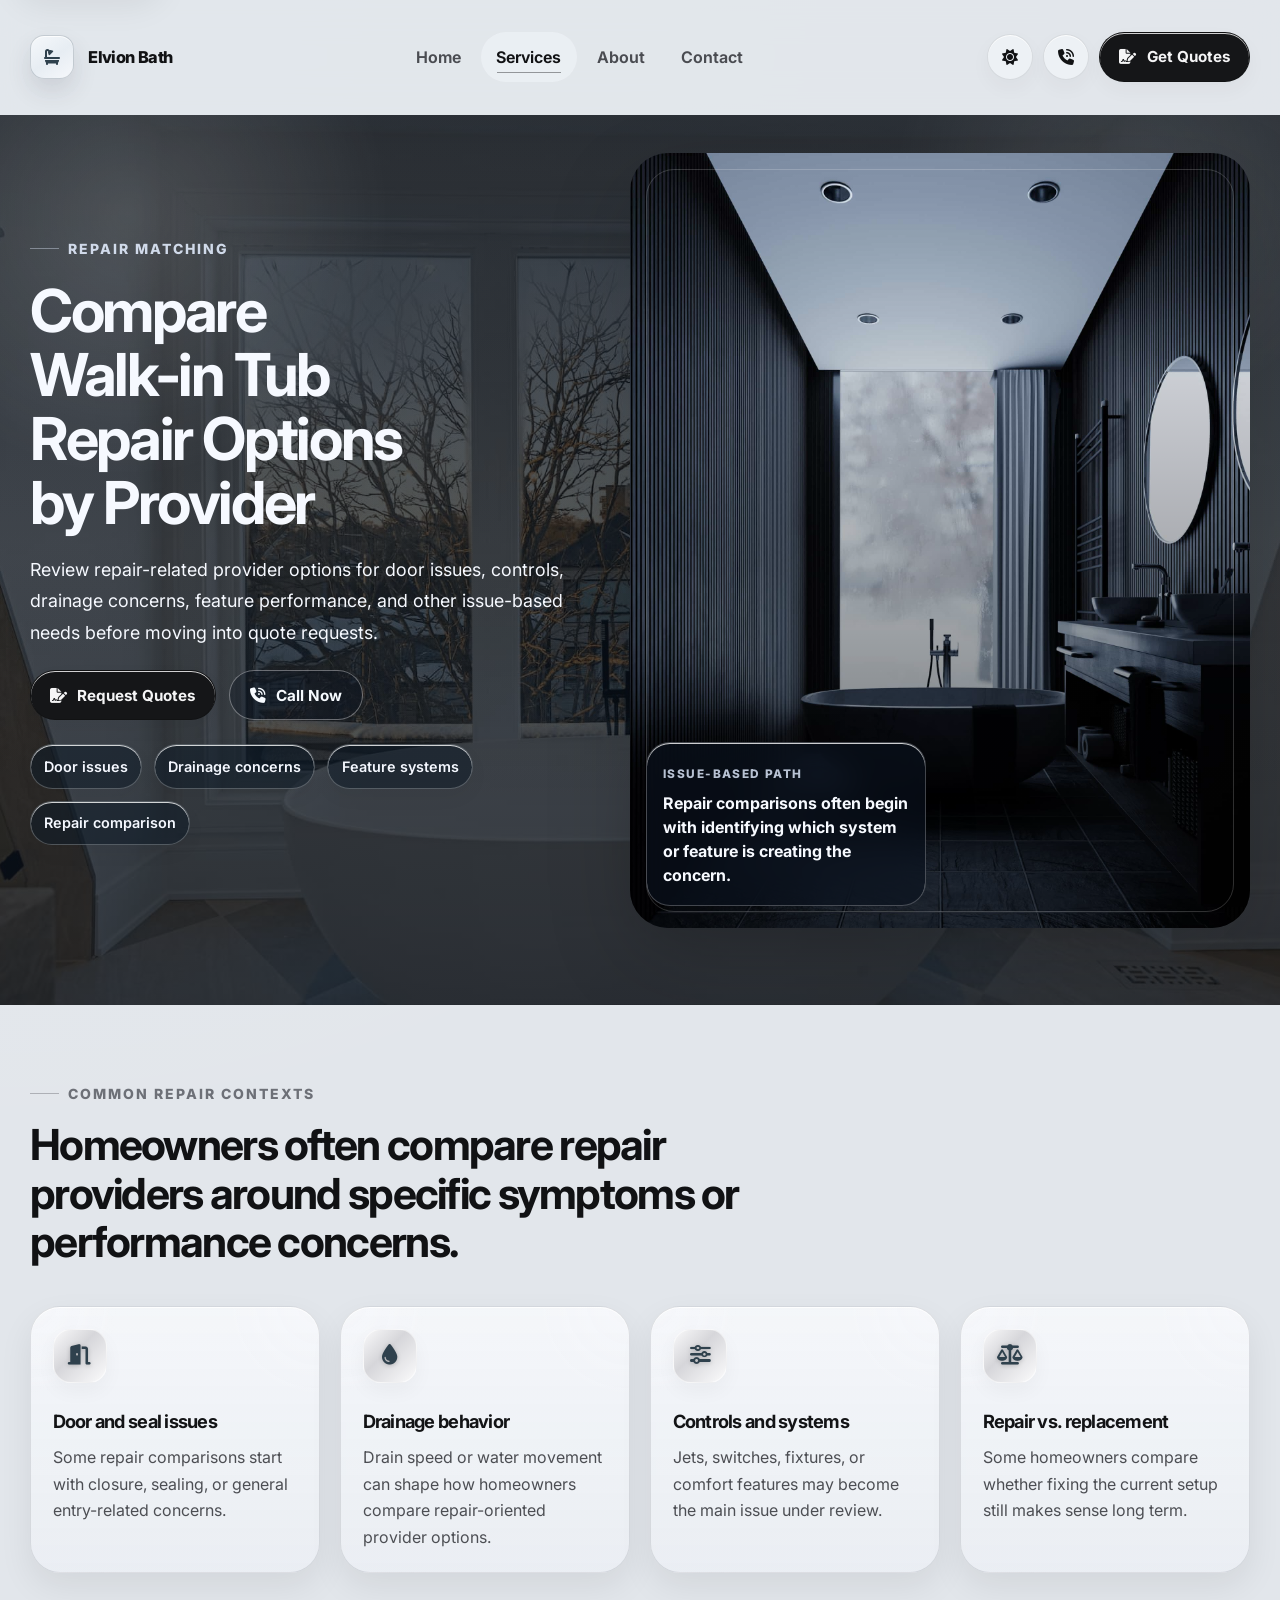
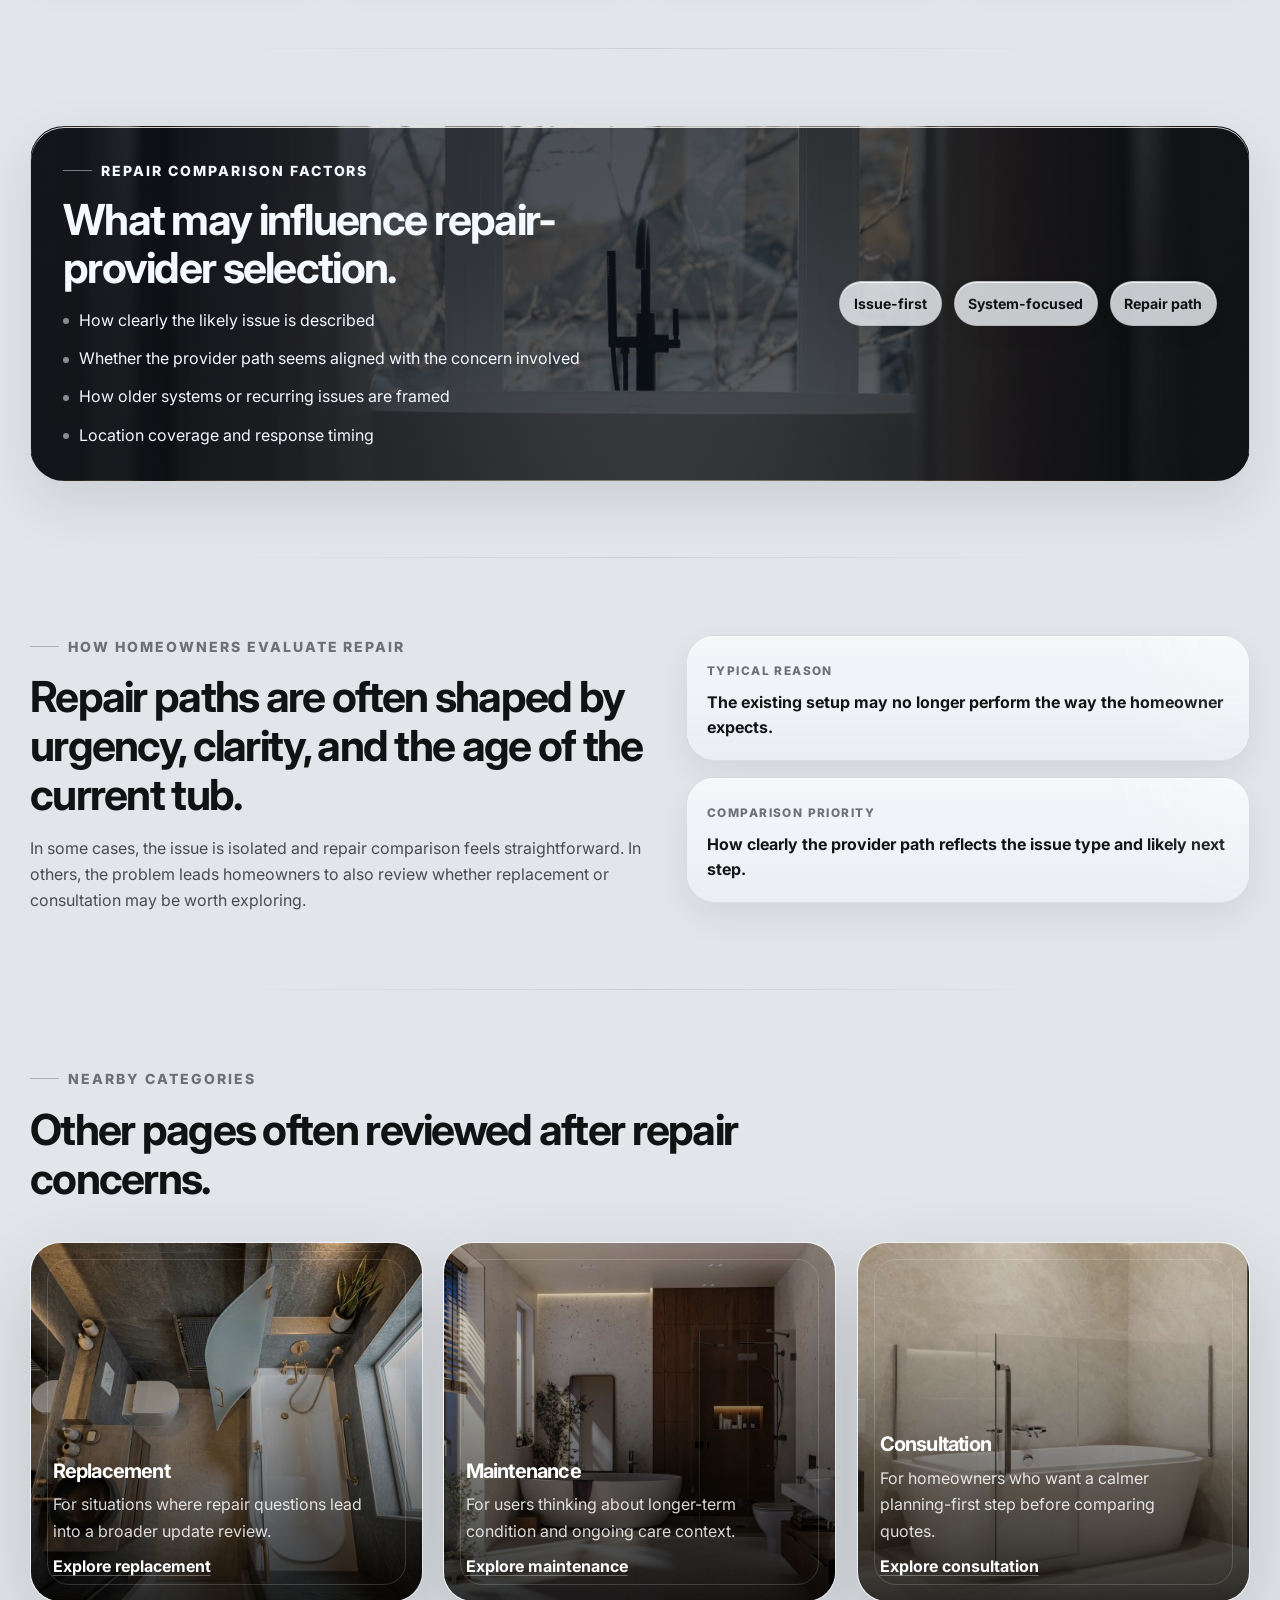
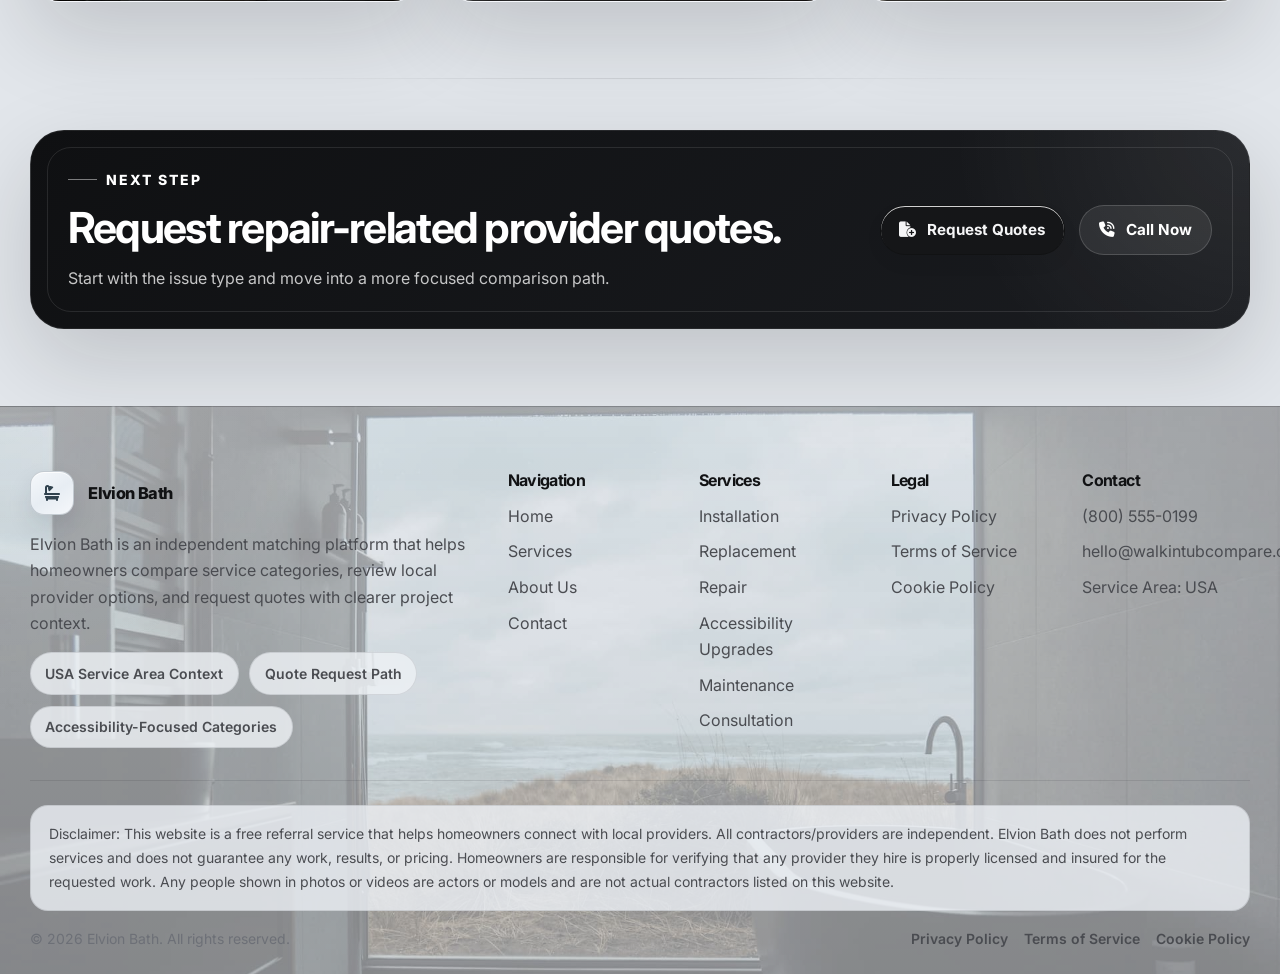
<file: walk-in-tub-repair.html>
<!DOCTYPE html>
<html lang="en">

<head>
    <meta charset="UTF-8" />
    <meta name="viewport" content="width=device-width, initial-scale=1.0" />
    <title>Walk-in Tub Repair | Compare Local Providers</title>
    <meta name="description"
        content="Compare walk-in tub repair providers, review issue-based priorities, and request quotes based on system condition, feature concerns, and provider fit." />
    <link rel="icon" type="image/svg+xml" href="assets/images/global/favicon.svg?v=3" />
    <link rel="icon" type="image/png" sizes="32x32" href="assets/images/global/favicon-32.png?v=3" />
    <link rel="icon" type="image/png" sizes="16x16" href="assets/images/global/favicon-16.png?v=3" />
    <link rel="apple-touch-icon" href="assets/images/global/apple-touch-icon.png?v=3" />
    <link rel="preconnect" href="https://fonts.googleapis.com" />
    <link rel="preconnect" href="https://fonts.gstatic.com" crossorigin />
    <link href="https://fonts.googleapis.com/css2?family=Inter:wght@400;500;600;700;800&display=swap"
        rel="stylesheet" />
<link rel="stylesheet" href="https://cdnjs.cloudflare.com/ajax/libs/font-awesome/6.5.2/css/all.min.css" />

    <link rel="stylesheet" href="css/style.css" />
    <link rel="stylesheet" href="css/service-page.css" />
</head>

<body data-page="service-page" data-service-bg="catalog-1">
    <a class="skip-link" href="#main-content">Skip to content</a>

    <header class="site-header" id="site-header">
        <div class="container">
            <div class="site-header__inner">
                <a class="site-logo" href="index.html" aria-label="Elvion Bath home">
                    <i class="fa-solid fa-bath"></i>
                    <span class="site-logo__text">
                        <span class="site-logo__title">Elvion Bath</span>

                    </span>
                </a>

                <nav class="site-nav" aria-label="Primary navigation">
                    <ul class="site-nav__list">
                        <li><a href="index.html">Home</a></li>
                        <li><a href="services.html" aria-current="page">Services</a></li>
                        <li><a href="about.html">About</a></li>
                        <li><a href="contact.html">Contact</a></li>
                    </ul>
                </nav>

                <div class="site-header__actions">
                    <button class="theme-toggle" type="button" data-theme-toggle aria-label="Switch theme">
                        <i class="fa-solid fa-sun theme-toggle__icon theme-toggle__icon--sun"></i>
                        <i class="fa-solid fa-moon theme-toggle__icon theme-toggle__icon--moon"></i>
                    </button>
                    <a class="header-phone header-phone--mobile" href="tel:+18005550199"><i
                            class="fa-solid fa-phone-volume"></i></a>
                    <a class="button button--primary header-cta header-cta--desktop" href="contact.html#contact-form-section"><i
                            class="fa-solid fa-file-signature"></i><span>Get Quotes</span></a>
                    <button class="nav-toggle" type="button" aria-label="Open menu" aria-expanded="false" aria-controls="mobile-menu">
                        <i class="fa-solid fa-bars-staggered" aria-hidden="true"></i>
                    </button>
                </div>
            </div>
        </div>
    </header>

<aside class="mobile-menu" id="mobile-menu" aria-hidden="true" aria-label="Mobile navigation">
    <div class="mobile-menu__backdrop"></div>

    <div class="mobile-menu__panel">
        <div class="mobile-menu__top">
            <a class="site-logo site-logo--menu" href="index.html" aria-label="Elvion Bath home">
                <span class="site-logo__mark" aria-hidden="true">
                    <i class="fa-solid fa-bath"></i>
                </span>
                <span class="site-logo__text">
                    <span class="site-logo__title">Elvion Bath</span>

                </span>
            </a>
                <button class="mobile-menu__close" type="button" aria-label="Close menu">
                    <i class="fa-solid fa-xmark" aria-hidden="true"></i>
                </button>
        </div>

        <div class="mobile-menu__scroll">
            <nav class="mobile-menu__nav" aria-label="Mobile primary navigation">
                <span class="mobile-menu__section-title">Navigation</span>

                <ul class="mobile-menu__nav-list">
                    <li>
                        <a href="index.html">
                            <span class="mobile-menu__nav-icon"><i class="fa-solid fa-house"></i></span>
                            <span class="mobile-menu__nav-text">
                                <strong>Home</strong>
                                <small>Main overview</small>
                            </span>
                        </a>
                    </li>

                    <li>
                        <a href="services.html">
                            <span class="mobile-menu__nav-icon"><i class="fa-solid fa-bath"></i></span>
                            <span class="mobile-menu__nav-text">
                                <strong>Services</strong>
                                <small>All categories</small>
                            </span>
                        </a>
                    </li>

                    <li>
                        <a href="about.html">
                            <span class="mobile-menu__nav-icon"><i class="fa-solid fa-circle-info"></i></span>
                            <span class="mobile-menu__nav-text">
                                <strong>About Us</strong>
                                <small>Platform story</small>
                            </span>
                        </a>
                    </li>

                    <li>
                        <a href="contact.html">
                            <span class="mobile-menu__nav-icon"><i class="fa-solid fa-envelope-open-text"></i></span>
                            <span class="mobile-menu__nav-text">
                                <strong>Contact</strong>
                                <small>Quotes and support</small>
                            </span>
                        </a>
                    </li>
                </ul>
            </nav>

            <section class="mobile-menu__group mobile-menu__group--featured" aria-label="Most popular services">
                <div class="mobile-menu__group-head">
                    <span class="mobile-menu__section-title">Most Popular</span>
                    <span class="mobile-menu__section-note">Quick access</span>
                </div>

                <div class="mobile-menu__featured-grid">
                    <a class="mobile-menu__featured-card" href="walk-in-tub-installation.html">
                        <span class="mobile-menu__featured-icon"><i class="fa-solid fa-bath"></i></span>
                        <strong>Installation</strong>
                        <span>New setup comparison path</span>
                    </a>

                    <a class="mobile-menu__featured-card" href="walk-in-tub-accessibility-upgrades.html">
                        <span class="mobile-menu__featured-icon"><i class="fa-solid fa-shield-heart"></i></span>
                        <strong>Accessibility Upgrades</strong>
                        <span>Support and comfort options</span>
                    </a>
                </div>
            </section>

            <section class="mobile-menu__group" aria-label="All services">
                <div class="mobile-menu__group-head">
                    <span class="mobile-menu__section-title">All Services</span>
                    <span class="mobile-menu__section-note">Browse categories</span>
                </div>

                <div class="mobile-menu__service-list">
                    <a href="walk-in-tub-installation.html">
                        <i class="fa-solid fa-bath"></i>
                        <span>Installation</span>
                    </a>
                    <a href="walk-in-tub-replacement.html">
                        <i class="fa-solid fa-arrow-rotate-right"></i>
                        <span>Replacement</span>
                    </a>
                    <a href="walk-in-tub-repair.html">
                        <i class="fa-solid fa-screwdriver-wrench"></i>
                        <span>Repair</span>
                    </a>
                    <a href="walk-in-tub-accessibility-upgrades.html">
                        <i class="fa-solid fa-shield-heart"></i>
                        <span>Accessibility Upgrades</span>
                    </a>
                    <a href="walk-in-tub-maintenance.html">
                        <i class="fa-solid fa-list-check"></i>
                        <span>Maintenance</span>
                    </a>
                    <a href="walk-in-tub-consultation.html">
                        <i class="fa-solid fa-comments"></i>
                        <span>Consultation</span>
                    </a>
                </div>
            </section>

            <section class="mobile-menu__group" aria-label="Contact details">
                <div class="mobile-menu__group-head">
                    <span class="mobile-menu__section-title">Contact</span>
                    <span class="mobile-menu__section-note">Fast access</span>
                </div>

                <div class="mobile-menu__contact-stack">
                    <a class="mobile-menu__contact-card" href="tel:+18005550199">
                        <span class="mobile-menu__contact-icon"><i class="fa-solid fa-phone-volume"></i></span>
                        <span class="mobile-menu__contact-text">
                            <strong>(800) 555-0199</strong>
                            <small>Tap to call now</small>
                        </span>
                    </a>

                    <a class="mobile-menu__contact-card" href="mailto:hello@walkintubcompare.com">
                        <span class="mobile-menu__contact-icon"><i class="fa-solid fa-envelope"></i></span>
                        <span class="mobile-menu__contact-text">
                            <strong>hello@walkintubcompare.com</strong>
                            <small>Email contact</small>
                        </span>
                    </a>

                    <div class="mobile-menu__contact-card mobile-menu__contact-card--static">
                        <span class="mobile-menu__contact-icon"><i class="fa-solid fa-location-dot"></i></span>
                        <span class="mobile-menu__contact-text">
                            <strong>Service Area: USA</strong>
                            <small>Independent matching platform</small>
                        </span>
                    </div>
                </div>
            </section>

            <section class="mobile-menu__group" aria-label="Legal links">
                <div class="mobile-menu__group-head">
                    <span class="mobile-menu__section-title">Legal</span>
                    <span class="mobile-menu__section-note">Policies</span>
                </div>

                <div class="mobile-menu__legal-links">
                    <a href="privacy-policy.html">Privacy Policy</a>
                    <a href="terms-of-service.html">Terms of Service</a>
                    <a href="cookie-policy.html">Cookie Policy</a>
                </div>
            </section>
        </div>

        <div class="mobile-menu__bottom">
            <a class="button button--primary button--block" href="tel:+18005550199">
                <i class="fa-solid fa-phone-volume" aria-hidden="true"></i>
                <span>Call Now</span>
            </a>

            <a class="button button--ghost-dark button--block" href="contact.html">
                <i class="fa-solid fa-file-signature" aria-hidden="true"></i>
                <span>Request Quotes</span>
            </a>
        </div>
    </div>
</aside>

    <main id="main-content">
        <section class="service-hero section">
            <div class="container">
                <div class="service-hero__layout">
                    <div class="service-hero__content" data-reveal="fade-up">
                        <span class="section-kicker">Repair Matching</span>
                        <h1>Compare Walk-in Tub Repair Options by Provider</h1>
                        <p class="service-hero__lead">
                            Review repair-related provider options for door issues, controls, drainage concerns, feature
                            performance,
                            and other issue-based needs before moving into quote requests.
                        </p>

                        <div class="service-hero__actions">
                            <a class="button button--primary" href="contact.html"><i
                                    class="fa-solid fa-file-signature"></i><span>Request Quotes</span></a>
                            <a class="button button--ghost" href="tel:+18005550199"><i
                                    class="fa-solid fa-phone-volume"></i><span>Call Now</span></a>
                        </div>

                        <ul class="service-hero__chips">
                            <li>Door issues</li>
                            <li>Drainage concerns</li>
                            <li>Feature systems</li>
                            <li>Repair comparison</li>
                        </ul>
                    </div>

                    <div class="service-hero__visual" data-reveal="fade-left">
                        <div class="service-hero__panel">
                            <img src="assets/images/services/services-hero-said.jpg" alt="Walk-in tub repair visual" />
                        </div>
                        <div class="service-hero__card service-hero__card--bottom">
                            <span>Issue-based path</span>
                            <strong>Repair comparisons often begin with identifying which system or feature is creating
                                the concern.</strong>
                        </div>
                    </div>
                </div>
            </div>
        </section>

        <section class="service-section section">
            <div class="container">
                <div class="section-heading" data-reveal="fade-up">
                    <span class="section-kicker">Common repair contexts</span>
                    <h2>Homeowners often compare repair providers around specific symptoms or performance concerns.</h2>
                </div>

                <div class="service-card-grid">
                    <article class="service-detail-card" data-reveal="fade-up">
                        <div class="service-detail-card__icon"><i class="fa-solid fa-door-open" aria-hidden="true"></i></div>
                        <h3>Door and seal issues</h3>
                        <p>Some repair comparisons start with closure, sealing, or general entry-related concerns.</p>
                    </article>
                    <article class="service-detail-card" data-reveal="fade-up" data-delay="80">
                        <div class="service-detail-card__icon"><i class="fa-solid fa-droplet" aria-hidden="true"></i></div>
                        <h3>Drainage behavior</h3>
                        <p>Drain speed or water movement can shape how homeowners compare repair-oriented provider
                            options.</p>
                    </article>
                    <article class="service-detail-card" data-reveal="fade-up" data-delay="160">
                        <div class="service-detail-card__icon"><i class="fa-solid fa-sliders" aria-hidden="true"></i></div>
                        <h3>Controls and systems</h3>
                        <p>Jets, switches, fixtures, or comfort features may become the main issue under review.</p>
                    </article>
                    <article class="service-detail-card" data-reveal="fade-up" data-delay="240">
                        <div class="service-detail-card__icon"><i class="fa-solid fa-scale-balanced" aria-hidden="true"></i></div>
                        <h3>Repair vs. replacement</h3>
                        <p>Some homeowners compare whether fixing the current setup still makes sense long term.</p>
                    </article>
                </div>
            </div>
        </section>

        <section class="service-section section">
            <div class="container">
                <div class="service-factor-panel" data-reveal="fade-up">
                    <div class="service-factor-panel__content">
                        <span class="section-kicker">Repair comparison factors</span>
                        <h2>What may influence repair-provider selection.</h2>
                        <ul class="service-factor-list">
                            <li>How clearly the likely issue is described</li>
                            <li>Whether the provider path seems aligned with the concern involved</li>
                            <li>How older systems or recurring issues are framed</li>
                            <li>Location coverage and response timing</li>
                        </ul>
                    </div>
                    <div class="service-factor-panel__aside">
                        <div class="service-factor-pill">Issue-first</div>
                        <div class="service-factor-pill">System-focused</div>
                        <div class="service-factor-pill">Repair path</div>
                    </div>
                </div>
            </div>
        </section>

        <section class="service-section section">
            <div class="container">
                <div class="service-split">
                    <div class="service-split__content" data-reveal="fade-right">
                        <span class="section-kicker">How homeowners evaluate repair</span>
                        <h2>Repair paths are often shaped by urgency, clarity, and the age of the current tub.</h2>
                        <p>
                            In some cases, the issue is isolated and repair comparison feels straightforward.
                            In others, the problem leads homeowners to also review whether replacement or consultation
                            may be worth exploring.
                        </p>
                    </div>
                    <aside class="service-split__cards" data-reveal="fade-left">
                        <article class="service-mini-card">
                            <span class="service-mini-card__label">Typical reason</span>
                            <strong>The existing setup may no longer perform the way the homeowner expects.</strong>
                        </article>
                        <article class="service-mini-card">
                            <span class="service-mini-card__label">Comparison priority</span>
                            <strong>How clearly the provider path reflects the issue type and likely next step.</strong>
                        </article>
                    </aside>
                </div>
            </div>
        </section>

        <section class="service-section section">
            <div class="container">
                <div class="section-heading" data-reveal="fade-up">
                    <span class="section-kicker">Nearby categories</span>
                    <h2>Other pages often reviewed after repair concerns.</h2>
                </div>

                <div class="related-grid">
                    <article class="related-card" data-reveal="fade-up">
                        <img src="assets/images/services/servicer-card-3.jpg" alt="Replacement category"
                            class="card-media" />
                        <div class="related-card__content">
                            <h3>Replacement</h3>
                            <p>For situations where repair questions lead into a broader update review.</p>
                            <a href="walk-in-tub-replacement.html">Explore replacement</a>
                        </div>
                    </article>

                    <article class="related-card" data-reveal="fade-up" data-delay="80">
                        <img src="assets/images/services/servicer-card-5.jpg" alt="Maintenance category"
                            class="card-media" />
                        <div class="related-card__content">
                            <h3>Maintenance</h3>
                            <p>For users thinking about longer-term condition and ongoing care context.</p>
                            <a href="walk-in-tub-maintenance.html">Explore maintenance</a>
                        </div>
                    </article>

                    <article class="related-card" data-reveal="fade-up" data-delay="160">
                        <img src="assets/images/services/servicer-card-1.jpg" alt="Consultation category"
                            class="card-media" />
                        <div class="related-card__content">
                            <h3>Consultation</h3>
                            <p>For homeowners who want a calmer planning-first step before comparing quotes.</p>
                            <a href="walk-in-tub-consultation.html">Explore consultation</a>
                        </div>
                    </article>
                </div>
            </div>
        </section>

        <section class="service-cta section">
            <div class="container">
                <div class="service-cta__panel" data-reveal="fade-up">
                    <div class="service-cta__content">
                        <span class="section-kicker">Next step</span>
                        <h2>Request repair-related provider quotes.</h2>
                        <p>Start with the issue type and move into a more focused comparison path.</p>
                    </div>
                    <div class="service-cta__actions">
                        <a class="button button--primary" href="contact.html"><i
                                class="fa-solid fa-file-circle-plus"></i><span>Request Quotes</span></a>
                        <a class="button button--ghost-dark" href="tel:+18005550199"><i
                                class="fa-solid fa-phone-volume"></i><span>Call Now</span></a>
                    </div>
                </div>
            </div>
        </section>
    </main>

            <footer class="site-footer">
            <div class="container">
                <div class="site-footer__top">
                    <div class="site-footer__brand">
                        <a class="site-logo site-logo--footer" href="index.html" aria-label="Elvion Bath home">
                            <i class="fa-solid fa-bath"></i>
                            <span class="site-logo__text">
                                <span class="site-logo__title">Elvion Bath</span>

                            </span>
                        </a>

                        <p>
                            Elvion Bath is an independent matching platform that helps homeowners compare service categories, review local provider options, and request quotes with clearer project context.
                        </p>

                        <div class="footer-badges" aria-label="Platform context">
                            <span>USA Service Area Context</span>
                            <span>Quote Request Path</span>
                            <span>Accessibility-Focused Categories</span>
                        </div>
                    </div>

                    <div class="site-footer__navs">
                        <div class="footer-nav">
                            <h2>Navigation</h2>
                            <ul>
                                <li><a href="index.html">Home</a></li>
                                <li><a href="services.html">Services</a></li>
                                <li><a href="about.html">About Us</a></li>
                                <li><a href="contact.html">Contact</a></li>
                            </ul>
                        </div>

                        <div class="footer-nav">
                            <h2>Services</h2>
                            <ul>
                                <li><a href="walk-in-tub-installation.html">Installation</a></li>
                                <li><a href="walk-in-tub-replacement.html">Replacement</a></li>
                                <li><a href="walk-in-tub-repair.html">Repair</a></li>
                                <li><a href="walk-in-tub-accessibility-upgrades.html">Accessibility Upgrades</a></li>
                                <li><a href="walk-in-tub-maintenance.html">Maintenance</a></li>
                                <li><a href="walk-in-tub-consultation.html">Consultation</a></li>
                            </ul>
                        </div>

                        <div class="footer-nav">
                            <h2>Legal</h2>
                            <ul>
                                <li><a href="privacy-policy.html">Privacy Policy</a></li>
                                <li><a href="terms-of-service.html">Terms of Service</a></li>
                                <li><a href="cookie-policy.html">Cookie Policy</a></li>
                            </ul>
                        </div>

                        <div class="footer-nav">
                            <h2>Contact</h2>
                            <ul>
                                <li><a href="tel:+18005550199">(800) 555-0199</a></li>
                                <li><a href="mailto:hello@walkintubcompare.com">hello@walkintubcompare.com</a></li>
                                <li><span>Service Area: USA</span></li>
                            </ul>
                        </div>
                    </div>
                </div>

                <div class="site-footer__legal">
                    <p class="site-footer__disclaimer">
                        Disclaimer: This website is a free referral service that helps homeowners connect with local providers. All contractors/providers are independent. Elvion Bath does not perform services and does not guarantee any work, results, or pricing. Homeowners are responsible for verifying that any provider they hire is properly licensed and insured for the requested work. Any people shown in photos or videos are actors or models and are not actual contractors listed on this website.
                    </p>

                    <div class="site-footer__bottom">
                        <p>&copy; 2026 Elvion Bath. All rights reserved.</p>
                        <div class="site-footer__legal-links">
                            <a href="privacy-policy.html">Privacy Policy</a>
                            <a href="terms-of-service.html">Terms of Service</a>
                            <a href="cookie-policy.html">Cookie Policy</a>
                        </div>
                    </div>
                </div>
            </div>
        </footer>


    <script type="module" src="js/main.js"></script>
    <script type="module" src="js/service-page.js"></script>
</body>

</html>
</file>
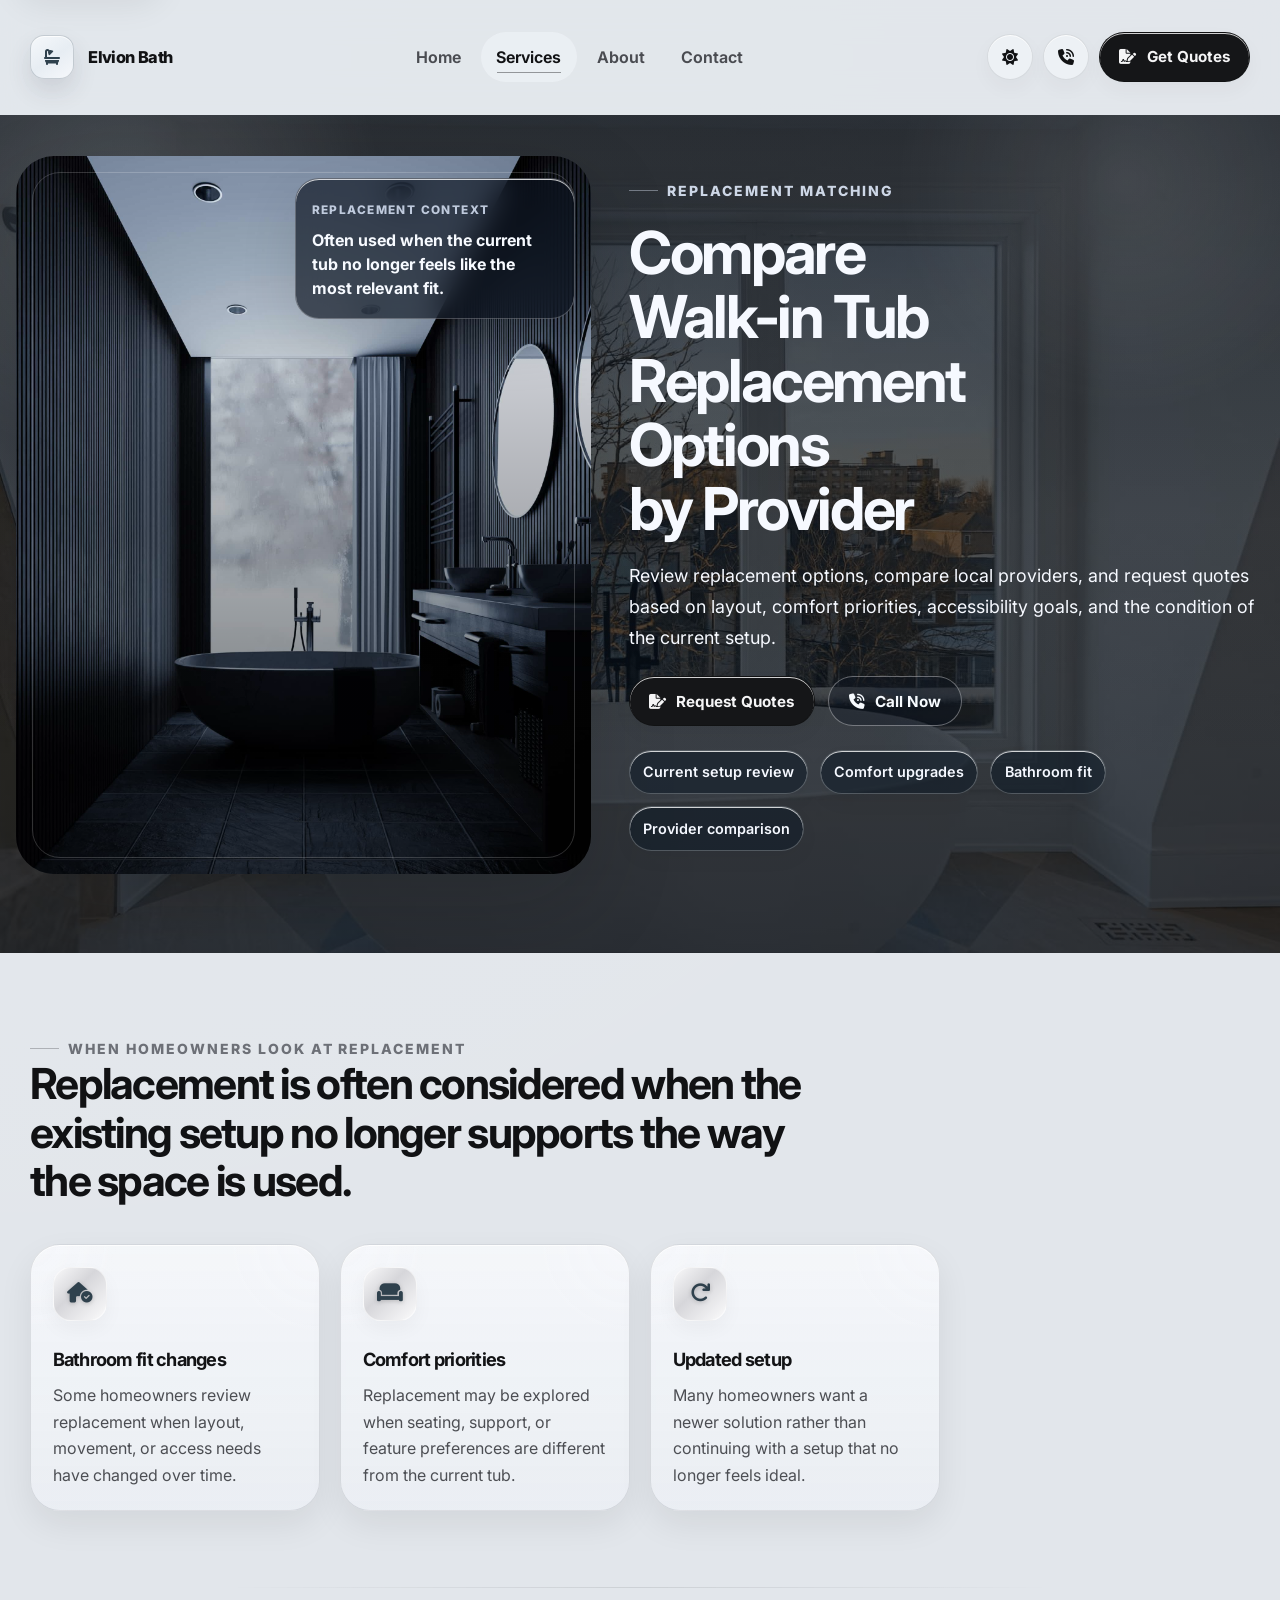
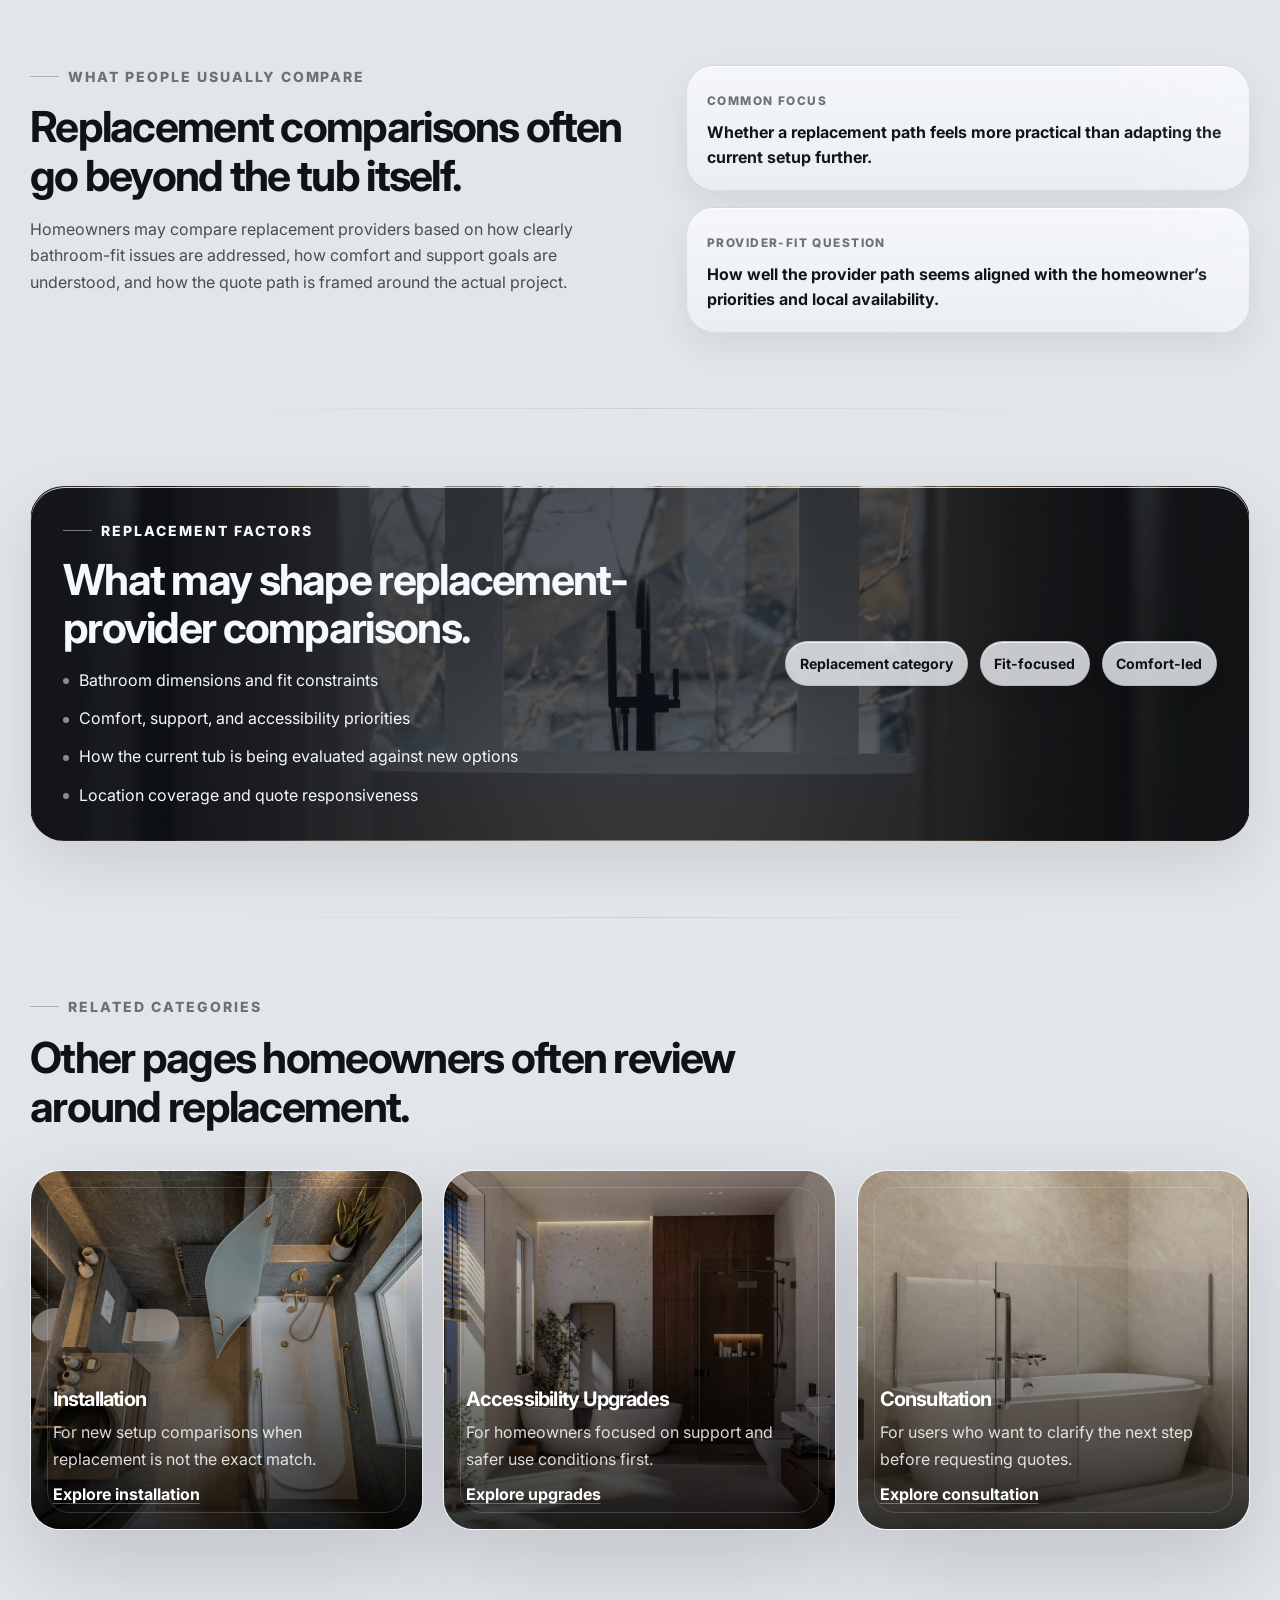
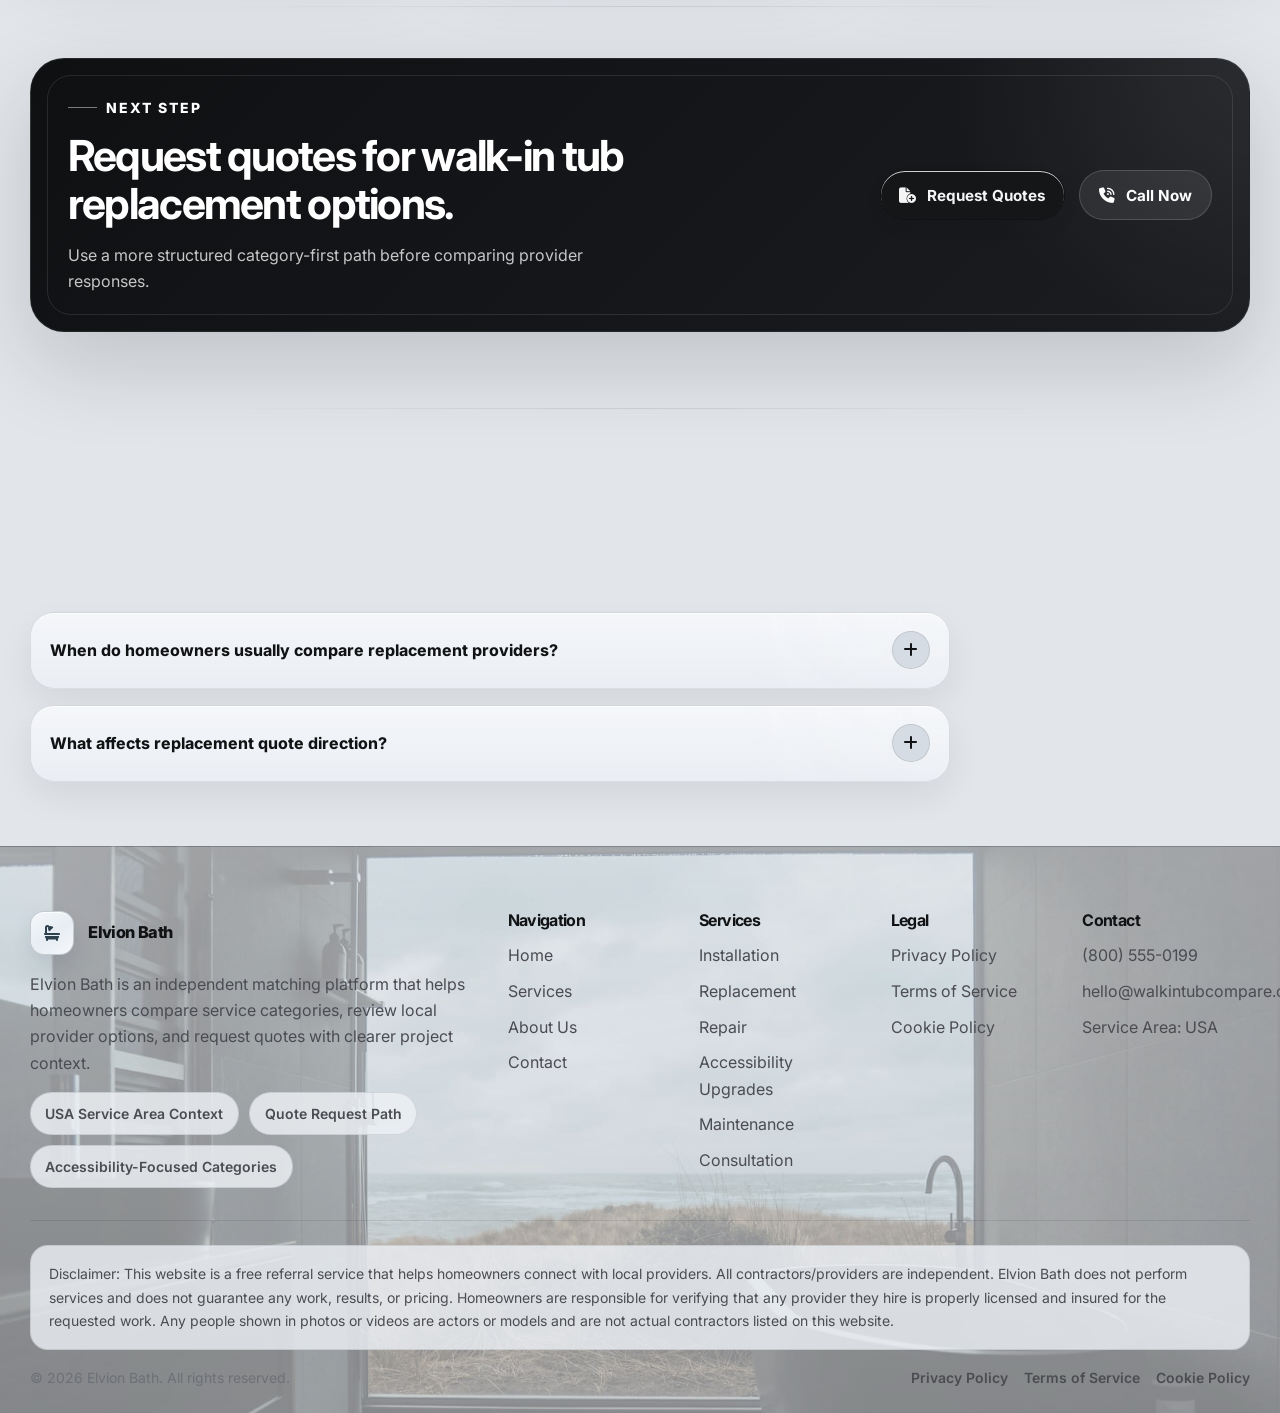
<file: walk-in-tub-replacement.html>
<!DOCTYPE html>
<html lang="en">

<head>
    <meta charset="UTF-8" />
    <meta name="viewport" content="width=device-width, initial-scale=1.0" />
    <title>Walk-in Tub Replacement | Compare Local Providers</title>
    <meta name="description"
        content="Compare walk-in tub replacement providers, review replacement-related priorities, and request quotes based on bathroom fit, comfort goals, and project scope." />
    <link rel="icon" type="image/svg+xml" href="assets/images/global/favicon.svg?v=3" />
    <link rel="icon" type="image/png" sizes="32x32" href="assets/images/global/favicon-32.png?v=3" />
    <link rel="icon" type="image/png" sizes="16x16" href="assets/images/global/favicon-16.png?v=3" />
    <link rel="apple-touch-icon" href="assets/images/global/apple-touch-icon.png?v=3" />
    <link rel="preconnect" href="https://fonts.googleapis.com" />
    <link rel="preconnect" href="https://fonts.gstatic.com" crossorigin />
    <link href="https://fonts.googleapis.com/css2?family=Inter:wght@400;500;600;700;800&display=swap"
        rel="stylesheet" />
<link rel="stylesheet" href="https://cdnjs.cloudflare.com/ajax/libs/font-awesome/6.5.2/css/all.min.css" />

    <link rel="stylesheet" href="css/style.css" />
    <link rel="stylesheet" href="css/service-page.css" />
</head>

<body data-page="service-page" data-service-bg="catalog-1">
    <a class="skip-link" href="#main-content">Skip to content</a>

    <header class="site-header" id="site-header">
        <div class="container">
            <div class="site-header__inner">
                <a class="site-logo" href="index.html" aria-label="Elvion Bath home">
                    <i class="fa-solid fa-bath"></i>
                    <span class="site-logo__text">
                        <span class="site-logo__title">Elvion Bath</span>

                    </span>
                </a>

                <nav class="site-nav" aria-label="Primary navigation">
                    <ul class="site-nav__list">
                        <li><a href="index.html">Home</a></li>
                        <li><a href="services.html" aria-current="page">Services</a></li>
                        <li><a href="about.html">About</a></li>
                        <li><a href="contact.html">Contact</a></li>
                    </ul>
                </nav>

                <div class="site-header__actions">
                    <button class="theme-toggle" type="button" data-theme-toggle aria-label="Switch theme">
                        <i class="fa-solid fa-sun theme-toggle__icon theme-toggle__icon--sun"></i>
                        <i class="fa-solid fa-moon theme-toggle__icon theme-toggle__icon--moon"></i>
                    </button>

                    <a class="header-phone header-phone--mobile" href="tel:+18005550199" aria-label="Call now">
                        <i class="fa-solid fa-phone-volume"></i>
                    </a>

                    <a class="button button--primary header-cta header-cta--desktop" href="contact.html#contact-form-section"><i class="fa-solid fa-file-signature" aria-hidden="true"></i><span>Get Quotes</span></a>

                    <button class="nav-toggle" type="button" aria-label="Open menu" aria-expanded="false" aria-controls="mobile-menu">
                        <i class="fa-solid fa-bars-staggered" aria-hidden="true"></i>
                    </button>
                </div>
            </div>
        </div>
    </header>

<aside class="mobile-menu" id="mobile-menu" aria-hidden="true" aria-label="Mobile navigation">
    <div class="mobile-menu__backdrop"></div>

    <div class="mobile-menu__panel">
        <div class="mobile-menu__top">
            <a class="site-logo site-logo--menu" href="index.html" aria-label="Elvion Bath home">
                <span class="site-logo__mark" aria-hidden="true">
                    <i class="fa-solid fa-bath"></i>
                </span>
                <span class="site-logo__text">
                    <span class="site-logo__title">Elvion Bath</span>

                </span>
            </a>
                <button class="mobile-menu__close" type="button" aria-label="Close menu">
                    <i class="fa-solid fa-xmark" aria-hidden="true"></i>
                </button>
        </div>

        <div class="mobile-menu__scroll">
            <nav class="mobile-menu__nav" aria-label="Mobile primary navigation">
                <span class="mobile-menu__section-title">Navigation</span>

                <ul class="mobile-menu__nav-list">
                    <li>
                        <a href="index.html">
                            <span class="mobile-menu__nav-icon"><i class="fa-solid fa-house"></i></span>
                            <span class="mobile-menu__nav-text">
                                <strong>Home</strong>
                                <small>Main overview</small>
                            </span>
                        </a>
                    </li>

                    <li>
                        <a href="services.html">
                            <span class="mobile-menu__nav-icon"><i class="fa-solid fa-bath"></i></span>
                            <span class="mobile-menu__nav-text">
                                <strong>Services</strong>
                                <small>All categories</small>
                            </span>
                        </a>
                    </li>

                    <li>
                        <a href="about.html">
                            <span class="mobile-menu__nav-icon"><i class="fa-solid fa-circle-info"></i></span>
                            <span class="mobile-menu__nav-text">
                                <strong>About Us</strong>
                                <small>Platform story</small>
                            </span>
                        </a>
                    </li>

                    <li>
                        <a href="contact.html">
                            <span class="mobile-menu__nav-icon"><i class="fa-solid fa-envelope-open-text"></i></span>
                            <span class="mobile-menu__nav-text">
                                <strong>Contact</strong>
                                <small>Quotes and support</small>
                            </span>
                        </a>
                    </li>
                </ul>
            </nav>

            <section class="mobile-menu__group mobile-menu__group--featured" aria-label="Most popular services">
                <div class="mobile-menu__group-head">
                    <span class="mobile-menu__section-title">Most Popular</span>
                    <span class="mobile-menu__section-note">Quick access</span>
                </div>

                <div class="mobile-menu__featured-grid">
                    <a class="mobile-menu__featured-card" href="walk-in-tub-installation.html">
                        <span class="mobile-menu__featured-icon"><i class="fa-solid fa-bath"></i></span>
                        <strong>Installation</strong>
                        <span>New setup comparison path</span>
                    </a>

                    <a class="mobile-menu__featured-card" href="walk-in-tub-accessibility-upgrades.html">
                        <span class="mobile-menu__featured-icon"><i class="fa-solid fa-shield-heart"></i></span>
                        <strong>Accessibility Upgrades</strong>
                        <span>Support and comfort options</span>
                    </a>
                </div>
            </section>

            <section class="mobile-menu__group" aria-label="All services">
                <div class="mobile-menu__group-head">
                    <span class="mobile-menu__section-title">All Services</span>
                    <span class="mobile-menu__section-note">Browse categories</span>
                </div>

                <div class="mobile-menu__service-list">
                    <a href="walk-in-tub-installation.html">
                        <i class="fa-solid fa-bath"></i>
                        <span>Installation</span>
                    </a>
                    <a href="walk-in-tub-replacement.html">
                        <i class="fa-solid fa-arrow-rotate-right"></i>
                        <span>Replacement</span>
                    </a>
                    <a href="walk-in-tub-repair.html">
                        <i class="fa-solid fa-screwdriver-wrench"></i>
                        <span>Repair</span>
                    </a>
                    <a href="walk-in-tub-accessibility-upgrades.html">
                        <i class="fa-solid fa-shield-heart"></i>
                        <span>Accessibility Upgrades</span>
                    </a>
                    <a href="walk-in-tub-maintenance.html">
                        <i class="fa-solid fa-list-check"></i>
                        <span>Maintenance</span>
                    </a>
                    <a href="walk-in-tub-consultation.html">
                        <i class="fa-solid fa-comments"></i>
                        <span>Consultation</span>
                    </a>
                </div>
            </section>

            <section class="mobile-menu__group" aria-label="Contact details">
                <div class="mobile-menu__group-head">
                    <span class="mobile-menu__section-title">Contact</span>
                    <span class="mobile-menu__section-note">Fast access</span>
                </div>

                <div class="mobile-menu__contact-stack">
                    <a class="mobile-menu__contact-card" href="tel:+18005550199">
                        <span class="mobile-menu__contact-icon"><i class="fa-solid fa-phone-volume"></i></span>
                        <span class="mobile-menu__contact-text">
                            <strong>(800) 555-0199</strong>
                            <small>Tap to call now</small>
                        </span>
                    </a>

                    <a class="mobile-menu__contact-card" href="mailto:hello@walkintubcompare.com">
                        <span class="mobile-menu__contact-icon"><i class="fa-solid fa-envelope"></i></span>
                        <span class="mobile-menu__contact-text">
                            <strong>hello@walkintubcompare.com</strong>
                            <small>Email contact</small>
                        </span>
                    </a>

                    <div class="mobile-menu__contact-card mobile-menu__contact-card--static">
                        <span class="mobile-menu__contact-icon"><i class="fa-solid fa-location-dot"></i></span>
                        <span class="mobile-menu__contact-text">
                            <strong>Service Area: USA</strong>
                            <small>Independent matching platform</small>
                        </span>
                    </div>
                </div>
            </section>

            <section class="mobile-menu__group" aria-label="Legal links">
                <div class="mobile-menu__group-head">
                    <span class="mobile-menu__section-title">Legal</span>
                    <span class="mobile-menu__section-note">Policies</span>
                </div>

                <div class="mobile-menu__legal-links">
                    <a href="privacy-policy.html">Privacy Policy</a>
                    <a href="terms-of-service.html">Terms of Service</a>
                    <a href="cookie-policy.html">Cookie Policy</a>
                </div>
            </section>
        </div>

        <div class="mobile-menu__bottom">
            <a class="button button--primary button--block" href="tel:+18005550199">
                <i class="fa-solid fa-phone-volume" aria-hidden="true"></i>
                <span>Call Now</span>
            </a>

            <a class="button button--ghost-dark button--block" href="contact.html">
                <i class="fa-solid fa-file-signature" aria-hidden="true"></i>
                <span>Request Quotes</span>
            </a>
        </div>
    </div>
</aside>

    <main id="main-content">
        <section class="service-hero section">
            <div class="container-wide">
                <div class="service-hero__layout">
                    <div class="service-hero__visual" data-reveal="fade-right">
                        <div class="service-hero__panel">
                            <img src="assets/images/services/services-hero-said.jpg" alt="Walk-in tub replacement visual" />
                        </div>
                        <div class="service-hero__card service-hero__card--top">
                            <span>Replacement context</span>
                            <strong>Often used when the current tub no longer feels like the most relevant fit.</strong>
                        </div>
                    </div>

                    <div class="service-hero__content" data-reveal="fade-left">
                        <span class="section-kicker">Replacement Matching</span>
                        <h1>Compare Walk-in Tub Replacement Options by Provider</h1>
                        <p class="service-hero__lead">
                            Review replacement options, compare local providers, and request quotes based on layout,
                            comfort priorities,
                            accessibility goals, and the condition of the current setup.
                        </p>

                        <div class="service-hero__actions">
                            <a class="button button--primary" href="contact.html">
                                <i class="fa-solid fa-file-signature"></i>
                                <span>Request Quotes</span>
                            </a>
                            <a class="button button--ghost" href="tel:+18005550199">
                                <i class="fa-solid fa-phone-volume"></i>
                                <span>Call Now</span>
                            </a>
                        </div>

                        <ul class="service-hero__chips">
                            <li>Current setup review</li>
                            <li>Comfort upgrades</li>
                            <li>Bathroom fit</li>
                            <li>Provider comparison</li>
                        </ul>
                    </div>
                </div>
            </div>
        </section>

        <section class="service-section section">
            <div class="container">
                <div class="section-heading section-heading--split" data-reveal="fade-up">
                    <div>
                        <span class="section-kicker">When homeowners look at replacement</span>
                        <h2>Replacement is often considered when the existing setup no longer supports the way the space
                            is used.</h2>
                    </div>
                </div>

                <div class="service-card-grid">
                    <article class="service-detail-card" data-reveal="fade-up">
                        <div class="service-detail-card__icon"><i class="fa-solid fa-house-circle-check" aria-hidden="true"></i></div>
                        <h3>Bathroom fit changes</h3>
                        <p>Some homeowners review replacement when layout, movement, or access needs have changed over
                            time.</p>
                    </article>

                    <article class="service-detail-card" data-reveal="fade-up" data-delay="80">
                        <div class="service-detail-card__icon"><i class="fa-solid fa-couch" aria-hidden="true"></i></div>
                        <h3>Comfort priorities</h3>
                        <p>Replacement may be explored when seating, support, or feature preferences are different from
                            the current tub.</p>
                    </article>

                    <article class="service-detail-card" data-reveal="fade-up" data-delay="160">
                        <div class="service-detail-card__icon"><i class="fa-solid fa-arrow-rotate-right" aria-hidden="true"></i></div>
                        <h3>Updated setup</h3>
                        <p>Many homeowners want a newer solution rather than continuing with a setup that no longer
                            feels ideal.</p>
                    </article>
                </div>
            </div>
        </section>

        <section class="service-section section">
            <div class="container">
                <div class="service-split">
                    <div class="service-split__content" data-reveal="fade-right">
                        <span class="section-kicker">What people usually compare</span>
                        <h2>Replacement comparisons often go beyond the tub itself.</h2>
                        <p>
                            Homeowners may compare replacement providers based on how clearly bathroom-fit issues are
                            addressed,
                            how comfort and support goals are understood, and how the quote path is framed around the
                            actual project.
                        </p>
                    </div>

                    <aside class="service-split__cards" data-reveal="fade-left">
                        <article class="service-mini-card">
                            <span class="service-mini-card__label">Common focus</span>
                            <strong>Whether a replacement path feels more practical than adapting the current setup
                                further.</strong>
                        </article>
                        <article class="service-mini-card">
                            <span class="service-mini-card__label">Provider-fit question</span>
                            <strong>How well the provider path seems aligned with the homeowner’s priorities and local
                                availability.</strong>
                        </article>
                    </aside>
                </div>
            </div>
        </section>

        <section class="service-section section">
            <div class="container">
                <div class="service-factor-panel" data-reveal="fade-up">
                    <div class="service-factor-panel__content">
                        <span class="section-kicker">Replacement factors</span>
                        <h2>What may shape replacement-provider comparisons.</h2>
                        <ul class="service-factor-list">
                            <li>Bathroom dimensions and fit constraints</li>
                            <li>Comfort, support, and accessibility priorities</li>
                            <li>How the current tub is being evaluated against new options</li>
                            <li>Location coverage and quote responsiveness</li>
                        </ul>
                    </div>

                    <div class="service-factor-panel__aside">
                        <div class="service-factor-pill">Replacement category</div>
                        <div class="service-factor-pill">Fit-focused</div>
                        <div class="service-factor-pill">Comfort-led</div>
                    </div>
                </div>
            </div>
        </section>

        <section class="service-section section">
            <div class="container">
                <div class="section-heading" data-reveal="fade-up">
                    <span class="section-kicker">Related categories</span>
                    <h2>Other pages homeowners often review around replacement.</h2>
                </div>

                <div class="related-grid">
                    <article class="related-card" data-reveal="fade-up">
                        <img src="assets/images/services/servicer-card-3.jpg" alt="Installation category"
                            class="card-media" />
                        <div class="related-card__content">
                            <h3>Installation</h3>
                            <p>For new setup comparisons when replacement is not the exact match.</p>
                            <a href="walk-in-tub-installation.html">Explore installation</a>
                        </div>
                    </article>

                    <article class="related-card" data-reveal="fade-up" data-delay="80">
                        <img src="assets/images/services/servicer-card-5.jpg"
                            alt="Accessibility upgrades category" class="card-media" />
                        <div class="related-card__content">
                            <h3>Accessibility Upgrades</h3>
                            <p>For homeowners focused on support and safer use conditions first.</p>
                            <a href="walk-in-tub-accessibility-upgrades.html">Explore upgrades</a>
                        </div>
                    </article>

                    <article class="related-card" data-reveal="fade-up" data-delay="160">
                        <img src="assets/images/services/servicer-card-1.jpg" alt="Consultation category"
                            class="card-media" />
                        <div class="related-card__content">
                            <h3>Consultation</h3>
                            <p>For users who want to clarify the next step before requesting quotes.</p>
                            <a href="walk-in-tub-consultation.html">Explore consultation</a>
                        </div>
                    </article>
                </div>
            </div>
        </section>

        <section class="service-cta section">
            <div class="container">
                <div class="service-cta__panel" data-reveal="fade-up">
                    <div class="service-cta__content">
                        <span class="section-kicker">Next step</span>
                        <h2>Request quotes for walk-in tub replacement options.</h2>
                        <p>Use a more structured category-first path before comparing provider responses.</p>
                    </div>
                    <div class="service-cta__actions">
                        <a class="button button--primary" href="contact.html"><i
                                class="fa-solid fa-file-circle-plus"></i><span>Request Quotes</span></a>
                        <a class="button button--ghost-dark" href="tel:+18005550199"><i
                                class="fa-solid fa-phone-volume"></i><span>Call Now</span></a>
                    </div>
                </div>
            </div>
        </section>

        <section class="faq-section section">
            <div class="container">
                <div class="section-heading" data-reveal="fade-up">
                    <span class="section-kicker">FAQ</span>
                    <h2>Common replacement questions.</h2>
                </div>

                <div class="faq-list" data-faq-root>
                    <article class="faq-item" data-faq-item>
                        <button class="faq-question" type="button" aria-expanded="false">
                            <span>When do homeowners usually compare replacement providers?</span>
                            <i class="fa-solid fa-plus"></i>
                        </button>
                        <div class="faq-answer" hidden>
                            <p>Often when the current setup no longer feels aligned with comfort, access, or layout
                                needs.</p>
                        </div>
                    </article>

                    <article class="faq-item" data-faq-item>
                        <button class="faq-question" type="button" aria-expanded="false">
                            <span>What affects replacement quote direction?</span>
                            <i class="fa-solid fa-plus"></i>
                        </button>
                        <div class="faq-answer" hidden>
                            <p>Bathroom fit, feature priorities, current tub condition, and local provider availability
                                may all affect quote comparisons.</p>
                        </div>
                    </article>
                </div>
            </div>
        </section>
    </main>

            <footer class="site-footer">
            <div class="container">
                <div class="site-footer__top">
                    <div class="site-footer__brand">
                        <a class="site-logo site-logo--footer" href="index.html" aria-label="Elvion Bath home">
                            <i class="fa-solid fa-bath"></i>
                            <span class="site-logo__text">
                                <span class="site-logo__title">Elvion Bath</span>

                            </span>
                        </a>

                        <p>
                            Elvion Bath is an independent matching platform that helps homeowners compare service categories, review local provider options, and request quotes with clearer project context.
                        </p>

                        <div class="footer-badges" aria-label="Platform context">
                            <span>USA Service Area Context</span>
                            <span>Quote Request Path</span>
                            <span>Accessibility-Focused Categories</span>
                        </div>
                    </div>

                    <div class="site-footer__navs">
                        <div class="footer-nav">
                            <h2>Navigation</h2>
                            <ul>
                                <li><a href="index.html">Home</a></li>
                                <li><a href="services.html">Services</a></li>
                                <li><a href="about.html">About Us</a></li>
                                <li><a href="contact.html">Contact</a></li>
                            </ul>
                        </div>

                        <div class="footer-nav">
                            <h2>Services</h2>
                            <ul>
                                <li><a href="walk-in-tub-installation.html">Installation</a></li>
                                <li><a href="walk-in-tub-replacement.html">Replacement</a></li>
                                <li><a href="walk-in-tub-repair.html">Repair</a></li>
                                <li><a href="walk-in-tub-accessibility-upgrades.html">Accessibility Upgrades</a></li>
                                <li><a href="walk-in-tub-maintenance.html">Maintenance</a></li>
                                <li><a href="walk-in-tub-consultation.html">Consultation</a></li>
                            </ul>
                        </div>

                        <div class="footer-nav">
                            <h2>Legal</h2>
                            <ul>
                                <li><a href="privacy-policy.html">Privacy Policy</a></li>
                                <li><a href="terms-of-service.html">Terms of Service</a></li>
                                <li><a href="cookie-policy.html">Cookie Policy</a></li>
                            </ul>
                        </div>

                        <div class="footer-nav">
                            <h2>Contact</h2>
                            <ul>
                                <li><a href="tel:+18005550199">(800) 555-0199</a></li>
                                <li><a href="mailto:hello@walkintubcompare.com">hello@walkintubcompare.com</a></li>
                                <li><span>Service Area: USA</span></li>
                            </ul>
                        </div>
                    </div>
                </div>

                <div class="site-footer__legal">
                    <p class="site-footer__disclaimer">
                        Disclaimer: This website is a free referral service that helps homeowners connect with local providers. All contractors/providers are independent. Elvion Bath does not perform services and does not guarantee any work, results, or pricing. Homeowners are responsible for verifying that any provider they hire is properly licensed and insured for the requested work. Any people shown in photos or videos are actors or models and are not actual contractors listed on this website.
                    </p>

                    <div class="site-footer__bottom">
                        <p>&copy; 2026 Elvion Bath. All rights reserved.</p>
                        <div class="site-footer__legal-links">
                            <a href="privacy-policy.html">Privacy Policy</a>
                            <a href="terms-of-service.html">Terms of Service</a>
                            <a href="cookie-policy.html">Cookie Policy</a>
                        </div>
                    </div>
                </div>
            </div>
        </footer>


    <script type="module" src="js/main.js"></script>
    <script type="module" src="js/service-page.js"></script>
</body>

</html>
</file>
<file: css/style.css>
@import url("./home.css");
@import url("./services.css");
@import url("./about.css");
@import url("./contact.css");
@import url("./legal.css");
@import url("./service-page.css");

:root {
    --bg: #e2e6eb;
    --bg-elevated: #edf1f5;
    --bg-soft: #d6dce3;
    --bg-muted: #c7ced7;
    --surface-glass: rgba(227, 233, 240, 0.8);

    --text: #111214;
    --text-soft: #4a4c51;
    --text-muted: #6d7077;
    --text-inverse: #f5f5f6;

    --line: rgba(17, 18, 20, 0.1);
    --line-strong: rgba(17, 18, 20, 0.18);
    --line-soft: rgba(255, 255, 255, 0.14);

    --accent: #151618;
    --accent-2: #2a2c30;
    --accent-soft: rgba(17, 18, 20, 0.06);
    --accent-platinum: #c9c9cc;

    --success: #3a7a5a;
    --warning: #8f7753;
    --icon-fg: #2f414d;
    --icon-chip-bg: linear-gradient(145deg, #f5f8fb 0%, #e7edf3 52%, #f6f8fb 100%);
    --icon-chip-border: rgba(47, 65, 77, 0.22);
    --icon-chip-shadow: 0 12px 24px rgba(28, 37, 46, 0.12), inset 0 1px 0 rgba(255, 255, 255, 0.82);

    --gradient-metal: linear-gradient(135deg, #f9f9fa 0%, #d6d6da 42%, #fbfbfc 100%);
    --gradient-dark: linear-gradient(135deg, #0f1012 0%, #1d1f23 100%);
    --gradient-panel: linear-gradient(180deg, rgba(246, 248, 251, 0.9) 0%, rgba(234, 238, 243, 0.96) 100%);
    --gradient-line: linear-gradient(90deg, transparent 0%, rgba(17, 18, 20, 0.22) 50%, transparent 100%);

    --shadow-xs: 0 8px 20px rgba(11, 12, 14, 0.04);
    --shadow-sm: 0 14px 34px rgba(11, 12, 14, 0.07);
    --shadow-md: 0 22px 58px rgba(11, 12, 14, 0.1);
    --shadow-lg: 0 32px 88px rgba(11, 12, 14, 0.16);
    --shadow-inset: inset 0 1px 0 rgba(255, 255, 255, 0.8);

    --radius-xs: 10px;
    --radius-sm: 14px;
    --radius-md: 18px;
    --radius-lg: 24px;
    --radius-xl: 32px;
    --radius-2xl: 40px;
    --radius-pill: 999px;

    --container: 1220px;
    --container-wide: 1360px;

    --space-2xs: 0.375rem;
    --space-xs: 0.5rem;
    --space-sm: 0.75rem;
    --space-md: 1rem;
    --space-lg: 1.5rem;
    --space-xl: 2rem;
    --space-2xl: 3rem;
    --space-3xl: 4rem;
    --space-4xl: 5.5rem;
    --space-5xl: 7rem;

    --text-xs: 0.75rem;
    --text-sm: 0.875rem;
    --text-base: 1rem;
    --text-md: 1.0625rem;
    --text-lg: 1.125rem;
    --text-xl: 1.25rem;
    --text-2xl: clamp(1.5rem, 1.2rem + 1vw, 2rem);
    --text-3xl: clamp(2rem, 1.55rem + 1.4vw, 3rem);
    --text-4xl: clamp(2.7rem, 2.1rem + 2vw, 4.7rem);

    --font-body: "Inter", system-ui, -apple-system, BlinkMacSystemFont, "Segoe UI", sans-serif;
    --font-heading: "Manrope", "Inter", system-ui, sans-serif;

    --line-tight: 1.08;
    --line-heading: 1.14;
    --line-body: 1.65;

    --transition-fast: 160ms ease;
    --transition-base: 260ms ease;
    --transition-slow: 420ms ease;

    --header-height: 88px;
    --header-height-scrolled: 74px;

    --z-skip: 2000;
    --z-header: 1400;
    --z-mobile-menu: 1700;
    --z-cookie: 1800;
    --z-progress: 1900;
    --z-theme-toggle: 1450;

    --menu-text: #f5f5f6;
    --menu-text-soft: rgba(245, 245, 246, 0.9);
    --menu-border: rgba(255, 255, 255, 0.12);
    --menu-chip-border: rgba(168, 216, 244, 0.35);
    --menu-backdrop: rgba(8, 10, 12, 0.72);
    --menu-panel-bg:
        radial-gradient(circle at top left, rgba(255, 255, 255, 0.08), transparent 20%),
        radial-gradient(circle at bottom right, rgba(255, 255, 255, 0.05), transparent 26%),
        linear-gradient(145deg, #0d0e10 0%, #17191d 48%, #0f1114 100%);
}

html[data-theme="dark"] {
    --bg: #1a1d21;
    --bg-elevated: #23272d;
    --bg-soft: #2a2f36;
    --bg-muted: #333942;
    --surface-glass: rgba(24, 27, 31, 0.82);

    --text: #f5f5f6;
    --text-soft: #d0d2d6;
    --text-muted: #9d9fa7;
    --text-inverse: #0f1012;

    --line: rgba(255, 255, 255, 0.09);
    --line-strong: rgba(255, 255, 255, 0.16);
    --line-soft: rgba(255, 255, 255, 0.12);

    --accent: #f5f5f6;
    --accent-2: #d7d7db;
    --accent-soft: rgba(255, 255, 255, 0.06);
    --accent-platinum: #c5c6cb;

    --gradient-metal: linear-gradient(135deg, #2a2f36 0%, #777f8a 48%, #343943 100%);
    --gradient-dark: linear-gradient(135deg, #090a0c 0%, #111419 100%);
    --gradient-panel: linear-gradient(180deg, rgba(20, 23, 28, 0.86) 0%, rgba(14, 16, 20, 0.96) 100%);
    --gradient-line: linear-gradient(90deg, transparent 0%, rgba(255, 255, 255, 0.16) 50%, transparent 100%);

    --shadow-xs: 0 8px 20px rgba(0, 0, 0, 0.16);
    --shadow-sm: 0 14px 34px rgba(0, 0, 0, 0.22);
    --shadow-md: 0 22px 58px rgba(0, 0, 0, 0.28);
    --shadow-lg: 0 32px 88px rgba(0, 0, 0, 0.36);
    --shadow-inset: inset 0 1px 0 rgba(255, 255, 255, 0.06);

    --icon-fg: #d3dbe3;
    --icon-chip-bg: linear-gradient(145deg, #1a1e25 0%, #20262f 52%, #181c23 100%);
    --icon-chip-border: rgba(211, 219, 227, 0.3);
    --icon-chip-shadow: 0 14px 30px rgba(2, 4, 8, 0.56), inset 0 1px 0 rgba(255, 255, 255, 0.06);

    --menu-text: #f5f5f6;
    --menu-text-soft: rgba(245, 245, 246, 0.9);
    --menu-border: rgba(255, 255, 255, 0.14);
    --menu-chip-border: rgba(148, 206, 240, 0.4);
    --menu-backdrop: rgba(2, 3, 5, 0.74);
    --menu-panel-bg:
        radial-gradient(circle at top left, rgba(255, 255, 255, 0.06), transparent 24%),
        radial-gradient(circle at bottom right, rgba(141, 206, 248, 0.08), transparent 30%),
        linear-gradient(145deg, #0d1014 0%, #131923 45%, #111720 100%);
}

*,
*::before,
*::after {
    box-sizing: border-box;
}

html {
    width: 100%;
    max-width: 100%;
    scroll-behavior: smooth;
    overflow-x: clip;
}

body {
    margin: 0;
    min-width: 320px;
    width: 100%;
    max-width: 100%;
    position: relative;
    overflow-x: clip;
    background:
        radial-gradient(circle at top left, rgba(255, 255, 255, 0.18), transparent 28%),
        var(--bg);
    color: var(--text);
    font-family: var(--font-body);
    font-size: var(--text-base);
    line-height: var(--line-body);
    text-rendering: optimizeLegibility;
    -webkit-font-smoothing: antialiased;
    -moz-osx-font-smoothing: grayscale;
    transition:
        background-color var(--transition-slow),
        color var(--transition-slow);
}

html[data-theme="dark"] body {
    background:
        radial-gradient(circle at top left, rgba(255, 255, 255, 0.05), transparent 30%),
        var(--bg);
}

body.menu-open,
body.cookie-modal-open {
    overflow: hidden;
}

img,
picture,
svg,
video,
canvas,
iframe {
    display: block;
    max-width: 100%;
}

img {
    height: auto;
}

iframe {
    width: 100%;
    border: 0;
}

a {
    color: inherit;
    text-decoration: none;
}

button,
input,
textarea,
select {
    font: inherit;
    color: inherit;
}

button {
    border: 0;
    background: transparent;
    cursor: pointer;
}

ul,
ol {
    margin: 0;
    padding: 0;
    list-style: none;
}

p,
h1,
h2,
h3,
h4,
h5,
h6 {
    margin: 0;
}

i[class^="fa-"],
i[class*=" fa-"] {
    display: inline-flex;
    align-items: center;
    justify-content: center;
    line-height: 1;
    color: currentColor;
    flex-shrink: 0;
}

h1,
h2,
h3,
h4,
h5,
h6 {
    font-family: var(--font-heading);
    letter-spacing: -0.04em;
    color: var(--text);
}

h1 {
    font-size: var(--text-4xl);
    line-height: var(--line-tight);
}

h2 {
    font-size: var(--text-3xl);
    line-height: var(--line-heading);
}

h3 {
    font-size: var(--text-xl);
    line-height: 1.2;
}

p {
    color: var(--text-soft);
}

.section-kicker,
.eyebrow {
    display: inline-flex;
    align-items: center;
    gap: 0.6rem;
    font-size: var(--text-sm);
    font-weight: 800;
    letter-spacing: 0.14em;
    text-transform: uppercase;
    color: var(--text-muted);
}

.section-kicker::before,
.eyebrow::before {
    content: "";
    width: 1.8rem;
    height: 1px;
    background: currentColor;
    opacity: 0.45;
}

.skip-link {
    position: absolute;
    left: 1rem;
    top: -4rem;
    z-index: var(--z-skip);
    padding: 0.9rem 1.1rem;
    background: var(--accent);
    color: var(--text-inverse);
    border-radius: var(--radius-pill);
    box-shadow: var(--shadow-sm);
    transition: top var(--transition-fast);
}

.skip-link:focus {
    top: 1rem;
}

:focus-visible {
    outline: 3px solid rgba(130, 136, 145, 0.45);
    outline-offset: 3px;
}

@media (prefers-reduced-motion: reduce) {
    html {
        scroll-behavior: auto;
    }

    *,
    *::before,
    *::after {
        animation: none !important;
        transition-duration: 0.01ms !important;
        transition-delay: 0ms !important;
        scroll-behavior: auto !important;
    }
}

.site-shell {
    min-height: 100vh;
    width: 100%;
    max-width: 100%;
    overflow-x: clip;
    display: flex;
    flex-direction: column;
}

main {
    flex: 1 0 auto;
    width: 100%;
    max-width: 100%;
    overflow-x: clip;
}

section,
header,
footer,
.container,
.container-wide {
    max-width: 100%;
}

.container,
.container-wide {
    width: min(100% - 2rem, var(--container));
    margin-inline: auto;
}

.container-wide {
    width: min(100% - 2rem, var(--container-wide));
}

.section {
    position: relative;
    padding: clamp(4rem, 6vw, 6.5rem) 0;
}

.section::after {
    content: "";
    position: absolute;
    left: 50%;
    bottom: 0;
    width: min(100% - 2rem, 820px);
    height: 1px;
    transform: translateX(-50%);
    background: var(--gradient-line);
    opacity: 0.45;
    pointer-events: none;
}

.section:last-of-type::after,
.site-footer::after {
    display: none;
}

.section-heading {
    display: grid;
    gap: 1rem;
    max-width: 760px;
    margin-bottom: clamp(2rem, 3vw, 3rem);
}

.section-heading p {
    font-size: var(--text-lg);
    max-width: 68ch;
}

.section-heading--split {
    display: flex;
    align-items: end;
    justify-content: space-between;
    gap: 1.5rem;
    max-width: 100%;
}

.grid-2,
.grid-3,
.grid-4 {
    display: grid;
    gap: 1.5rem;
}

.grid-2 {
    grid-template-columns: repeat(2, minmax(0, 1fr));
}

.grid-3 {
    grid-template-columns: repeat(3, minmax(0, 1fr));
}

.grid-4 {
    grid-template-columns: repeat(4, minmax(0, 1fr));
}

.site-progress {
    position: fixed;
    inset: 0 auto auto 0;
    width: 0;
    height: 2px;
    z-index: var(--z-progress);
    background: linear-gradient(90deg, #d7d7db 0%, #71747c 45%, #ffffff 100%);
    box-shadow: 0 0 24px rgba(130, 136, 145, 0.35);
}

.lux-line {
    position: relative;
}

.lux-line::before {
    content: "";
    position: absolute;
    inset: 0;
    border-radius: inherit;
    padding: 1px;
    background: linear-gradient(135deg, rgba(255, 255, 255, 0.55), rgba(255, 255, 255, 0.08));
    -webkit-mask:
        linear-gradient(#fff 0 0) content-box,
        linear-gradient(#fff 0 0);
    -webkit-mask-composite: xor;
    mask-composite: exclude;
    pointer-events: none;
}

.button {
    --button-bg: var(--bg-elevated);
    --button-color: var(--text);
    --button-border: var(--line);

    position: relative;
    overflow: hidden;
    display: inline-flex;
    align-items: center;
    justify-content: center;
    gap: 0.7rem;
    min-height: 50px;
    padding: 0.82rem 1.2rem;
    border-radius: var(--radius-pill);
    border: 1px solid var(--button-border);
    background: var(--button-bg);
    color: var(--button-color);
    font-size: 0.95rem;
    font-weight: 700;
    line-height: 1;
    white-space: nowrap;
    box-shadow: var(--shadow-xs), var(--shadow-inset);
    transition:
        transform var(--transition-base),
        box-shadow var(--transition-base),
        background-color var(--transition-base),
        color var(--transition-base),
        border-color var(--transition-base);
}

.button i {
    width: 1.05em;
    height: 1.05em;
    display: grid;
    place-items: center;
    flex-shrink: 0;
    line-height: 1;
}

.button span {
    display: block;
    line-height: 1.12;
}

.button::before {
    content: "";
    position: absolute;
    inset: 0;
    background: linear-gradient(120deg, transparent 20%, rgba(255, 255, 255, 0.16) 48%, transparent 76%);
    transform: translateX(-120%);
    transition: transform 0.7s ease;
}

.button:hover {
    transform: translateY(-2px);
    box-shadow: var(--shadow-sm), var(--shadow-inset);
}

.button:hover::before {
    transform: translateX(120%);
}

.button--primary {
    --button-bg: var(--accent);
    --button-color: var(--text-inverse);
    --button-border: rgba(0, 0, 0, 0.2);
}

.button--secondary {
    --button-bg: var(--bg-soft);
    --button-color: var(--text);
    --button-border: var(--line);
}

.button--ghost {
    --button-bg: transparent;
    --button-border: var(--line-strong);
    box-shadow: none;
}

.button--ghost-dark {
    --button-bg: rgba(255, 255, 255, 0.08);
    --button-color: #fff;
    --button-border: rgba(255, 255, 255, 0.16);
    box-shadow: none;
}

.button--block {
    width: 100%;
}

.text-link {
    display: inline-flex;
    align-items: center;
    gap: 0.55rem;
    font-weight: 700;
    color: var(--text);
    transition: color var(--transition-base);
}

.text-link i {
    width: 1em;
    height: 1em;
    display: grid;
    place-items: center;
    line-height: 1;
    flex-shrink: 0;
    transition: transform var(--transition-base);
}

.text-link:hover {
    color: var(--text-soft);
}

.text-link:hover i {
    transform: translateX(4px);
}

.site-header {
    position: sticky;
    top: 0;
    z-index: var(--z-header);
    padding: 0.8rem 0;
    background: color-mix(in srgb, var(--bg) 84%, transparent);
    backdrop-filter: blur(18px);
    border-bottom: 1px solid transparent;
    transition:
        padding var(--transition-base),
        background-color var(--transition-base),
        border-color var(--transition-base),
        box-shadow var(--transition-base);
}

.site-header.is-scrolled {
    padding: 0.5rem 0;
    border-bottom-color: var(--line);
    box-shadow: 0 16px 38px rgba(10, 11, 13, 0.08);
}

.site-header__inner,
.header-inner {
    min-height: var(--header-height);
    display: flex;
    align-items: center;
    justify-content: space-between;
    gap: 1rem;
    transition: min-height var(--transition-base);
}

.site-header.is-scrolled .site-header__inner,
.site-header.is-scrolled .header-inner {
    min-height: var(--header-height-scrolled);
}

.site-logo {
    display: inline-flex;
    align-items: center;
    gap: 0.9rem;
    min-width: 0;
}

.site-logo > i {
    width: 44px;
    height: 44px;
    display: grid;
    place-items: center;
    border-radius: 14px;
    background: var(--icon-chip-bg);
    border: 1px solid var(--icon-chip-border);
    box-shadow: var(--icon-chip-shadow);
    color: var(--icon-fg);
    line-height: 1;
    flex-shrink: 0;
}

.site-logo__mark {
    position: relative;
    width: 56px;
    height: 56px;
    border-radius: 16px;
    display: grid;
    place-items: center;
    color: var(--icon-fg);
    background: var(--icon-chip-bg);
    border: 1px solid var(--icon-chip-border);
    box-shadow: var(--icon-chip-shadow);
}

.site-logo__mark::before {
    content: "";
    position: absolute;
    inset: 1px;
    border-radius: 15px;
    border: 1px solid color-mix(in srgb, var(--icon-fg) 22%, transparent);
    pointer-events: none;
}

.site-logo__mark::after {
    content: "";
    position: absolute;
    top: 9px;
    right: 10px;
    width: 5px;
    height: 5px;
    border-radius: 999px;
    background: color-mix(in srgb, #ffffff 88%, var(--icon-fg) 12%);
    box-shadow:
        -8px 6px 0 0 color-mix(in srgb, #ffffff 78%, var(--icon-fg) 22%),
        -3px 13px 0 0 color-mix(in srgb, #ffffff 68%, var(--icon-fg) 32%);
    opacity: 0.92;
    pointer-events: none;
}

.site-logo__mark i {
    font-size: 1.1rem;
    color: var(--icon-fg);
    filter: drop-shadow(0 1px 2px rgba(0, 0, 0, 0.18));
}

.site-logo__image {
    width: 36px;
    height: 36px;
    display: block;
    filter: drop-shadow(0 2px 4px rgba(0, 0, 0, 0.15));
}

.site-logo__text {
    min-width: 0;
    display: grid;
}

.site-logo__title {
    font-family: var(--font-heading);
    font-size: 1.02rem;
    font-weight: 800;
    line-height: 1;
    letter-spacing: -0.04em;
    color: var(--text);
}

.site-logo__subtitle {
    margin-top: 0.12rem;
    font-size: 0.73rem;
    color: var(--text-muted);
    letter-spacing: 0.04em;
    text-transform: uppercase;
}

.site-logo__title,
.site-logo__subtitle {
    text-wrap: balance;
}

.logo {
    display: inline-flex;
    align-items: center;
    gap: 0.75rem;
    font-weight: 700;
    color: var(--text);
}

.logo img {
    width: 38px;
    height: 38px;
    display: block;
    filter: drop-shadow(0 2px 6px rgba(0, 0, 0, 0.18));
}

.card img {
    width: 28px;
    height: 28px;
    display: block;
}

.card i {
    font-size: 1.35rem;
    color: var(--icon-fg);
}

.site-header__actions {
    display: flex;
    align-items: center;
    gap: 0.65rem;
}

.header-cta--desktop {
    min-width: 138px;
}

.header-phone--mobile,
.theme-toggle,
.nav-toggle {
    width: 46px;
    height: 46px;
    display: grid;
    place-items: center;
    border-radius: 50%;
    background: var(--bg-elevated);
    border: 1px solid var(--line);
    color: var(--text);
    box-shadow: var(--shadow-xs), var(--shadow-inset);
    transition:
        transform var(--transition-base),
        box-shadow var(--transition-base),
        background-color var(--transition-base),
        color var(--transition-base);
}

.header-phone--mobile i,
.theme-toggle i,
.nav-toggle i {
    line-height: 1;
}

.header-phone--mobile:hover,
.theme-toggle:hover,
.nav-toggle:hover {
    transform: translateY(-2px) scale(1.01);
    box-shadow: var(--shadow-sm), var(--shadow-inset);
}

.site-nav {
    margin-left: auto;
}

@media (min-width: 1025px) {
    .site-header__inner,
    .header-inner {
        display: grid;
        grid-template-columns: auto 1fr auto;
        align-items: center;
        gap: 1rem;
    }

    .site-nav {
        margin-left: 0;
        justify-self: center;
    }
}

.site-nav__list {
    display: flex;
    align-items: center;
    gap: 0.35rem;
}

.site-nav__list a {
    position: relative;
    display: inline-flex;
    align-items: center;
    min-height: 44px;
    padding: 0.72rem 0.95rem;
    border-radius: var(--radius-pill);
    color: var(--text-soft);
    font-weight: 650;
    transition:
        color var(--transition-base),
        background-color var(--transition-base),
        transform var(--transition-base);
}

.site-nav__list a:hover,
.site-nav__list a[aria-current="page"] {
    color: var(--text);
    background: color-mix(in srgb, var(--bg-elevated) 78%, transparent);
}

.site-nav__list a::after {
    content: "";
    position: absolute;
    left: 1rem;
    right: 1rem;
    bottom: 0.55rem;
    height: 1px;
    background: currentColor;
    transform: scaleX(0);
    transform-origin: left;
    opacity: 0.4;
    transition: transform var(--transition-base);
}

.site-nav__list a:hover::after,
.site-nav__list a[aria-current="page"]::after {
    transform: scaleX(1);
}

.nav-toggle {
    display: none;
    position: relative;
    overflow: hidden;
}

.nav-toggle i {
    font-size: 1.05rem;
    transition: transform var(--transition-base), opacity var(--transition-base);
}

.nav-toggle:hover i {
    transform: scale(1.08);
}

.nav-toggle.is-active i {
    transform: rotate(90deg);
}

.mobile-menu {
    position: fixed;
    inset: 0;
    z-index: var(--z-mobile-menu);
    pointer-events: none;
    opacity: 0;
    transition: opacity var(--transition-slow);
}

.mobile-menu.is-open {
    opacity: 1;
    pointer-events: auto;
}

.mobile-menu__backdrop {
    position: absolute;
    inset: 0;
    background:
        radial-gradient(circle at top right, rgba(255, 255, 255, 0.06), transparent 22%),
        rgba(8, 9, 11, 0.74);
    backdrop-filter: blur(14px);
}

.mobile-menu__panel {
    position: relative;
    --mobile-menu-side-padding: 1rem;
    min-height: 100vh;
    height: 100vh;
    display: grid;
    grid-template-rows: auto minmax(0, 1fr) auto;
    background:
        radial-gradient(circle at top left, rgba(255, 255, 255, 0.08), transparent 18%),
        radial-gradient(circle at bottom right, rgba(255, 255, 255, 0.04), transparent 22%),
        linear-gradient(145deg, #0d0e10 0%, #17191d 48%, #0f1114 100%);
    color: #f5f5f6;
    transform: translateY(-20px) scale(0.985);
    opacity: 0;
    transition: transform var(--transition-slow), opacity var(--transition-slow);
    overflow: hidden;
}

.mobile-menu.is-open .mobile-menu__panel {
    transform: translateY(0) scale(1);
    opacity: 1;
}

.mobile-menu__panel::before {
    content: "";
    position: absolute;
    inset: 0.9rem;
    border-radius: 30px;
    border: 1px solid rgba(255, 255, 255, 0.08);
    pointer-events: none;
}

.mobile-menu__top,
.mobile-menu__scroll,
.mobile-menu__bottom {
    position: relative;
    z-index: 1;
}

.mobile-menu__top {
    display: flex;
    align-items: center;
    justify-content: space-between;
    gap: 1rem;
    padding: 1rem var(--mobile-menu-side-padding) 0.75rem;
}

.mobile-menu__close {
    width: 48px;
    height: 48px;
    display: grid;
    place-items: center;
    border-radius: 50%;
    color: #fff;
    background: rgba(255, 255, 255, 0.06);
    border: 1px solid rgba(255, 255, 255, 0.12);
    box-shadow: inset 0 1px 0 rgba(255, 255, 255, 0.08);
    transition:
        transform var(--transition-base),
        background-color var(--transition-base),
        border-color var(--transition-base);
}

.mobile-menu__close:hover {
    transform: translateY(-2px);
    background: rgba(255, 255, 255, 0.1);
    border-color: rgba(255, 255, 255, 0.18);
}

.mobile-menu__close:hover {
    transform: rotate(90deg);
}

.mobile-menu__scroll {
    min-height: 0;
    overflow-y: auto;
    overflow-x: hidden;
    padding: 0.2rem var(--mobile-menu-side-padding) 1rem;
    display: grid;
    gap: 1rem;
    -webkit-overflow-scrolling: touch;
}

.mobile-menu__scroll::-webkit-scrollbar {
    width: 8px;
}

.mobile-menu__scroll::-webkit-scrollbar-thumb {
    background: rgba(255, 255, 255, 0.14);
    border-radius: 999px;
}

.mobile-menu__group,
.mobile-menu__nav {
    padding: 1rem;
    border-radius: 24px;
    background: rgba(255, 255, 255, 0.05);
    border: 1px solid rgba(255, 255, 255, 0.08);
    box-shadow: inset 0 1px 0 rgba(255, 255, 255, 0.04);
}

.mobile-menu__group--featured {
    background:
        radial-gradient(circle at top right, rgba(255, 255, 255, 0.08), transparent 28%),
        rgba(255, 255, 255, 0.06);
}

.mobile-menu__group-head {
    display: flex;
    align-items: center;
    justify-content: space-between;
    gap: 1rem;
    margin-bottom: 0.8rem;
}

.mobile-menu__section-title {
    display: inline-block;
    font-size: 0.74rem;
    font-weight: 800;
    letter-spacing: 0.12em;
    text-transform: uppercase;
    color: #bfc2c9;
}

.mobile-menu__section-note {
    font-size: 0.78rem;
    color: rgba(255, 255, 255, 0.5);
}

.mobile-menu__nav-list {
    display: grid;
    gap: 0.7rem;
}

.mobile-menu__nav-list a {
    display: flex;
    align-items: center;
    min-height: 60px;
    padding: 0.95rem 1rem;
    border-radius: 20px;
    background: rgba(255, 255, 255, 0.04);
    border: 1px solid rgba(255, 255, 255, 0.08);
    transition:
        transform var(--transition-base),
        background-color var(--transition-base),
        border-color var(--transition-base);
}

.mobile-menu__nav-list a:hover,
.mobile-menu__nav-list a[aria-current="page"] {
    transform: translateX(4px);
    background: rgba(255, 255, 255, 0.08);
    border-color: rgba(255, 255, 255, 0.16);
}

.mobile-menu__nav-icon {
    width: 40px;
    height: 40px;
    display: grid;
    place-items: center;
    margin-right: 0.85rem;
    border-radius: 14px;
    background: linear-gradient(145deg, rgba(206, 236, 255, 0.28), rgba(96, 170, 214, 0.25));
    color: #f3fbff;
    border: 1px solid rgba(180, 226, 255, 0.4);
    box-shadow: 0 8px 18px rgba(0, 0, 0, 0.24), inset 0 1px 0 rgba(255, 255, 255, 0.24);
    flex-shrink: 0;
    font-size: 1rem;
    line-height: 1;
}

.mobile-menu__nav-text {
    display: grid;
    gap: 0.12rem;
}

.mobile-menu__nav-text strong {
    color: #fff;
    font-size: 0.98rem;
    line-height: 1.2;
}

.mobile-menu__nav-text small {
    color: rgba(255, 255, 255, 0.65);
    font-size: 0.8rem;
    line-height: 1.3;
}

.mobile-menu__featured-grid {
    display: grid;
    grid-template-columns: repeat(2, minmax(0, 1fr));
    gap: 0.75rem;
}

.mobile-menu__featured-card {
    min-height: 138px;
    display: grid;
    align-content: start;
    gap: 0.65rem;
    padding: 1rem;
    border-radius: 20px;
    background:
        linear-gradient(180deg, rgba(255, 255, 255, 0.08) 0%, rgba(255, 255, 255, 0.04) 100%);
    border: 1px solid rgba(255, 255, 255, 0.1);
    transition:
        transform var(--transition-base),
        background-color var(--transition-base),
        border-color var(--transition-base);
}

.mobile-menu__featured-card:hover {
    transform: translateY(-3px);
    background: rgba(255, 255, 255, 0.09);
    border-color: rgba(255, 255, 255, 0.18);
}

.mobile-menu__featured-icon {
    width: 42px;
    height: 42px;
    display: grid;
    place-items: center;
    border-radius: 14px;
    background: linear-gradient(145deg, rgba(197, 237, 255, 0.28), rgba(89, 170, 214, 0.24));
    color: #f3fbff;
    border: 1px solid rgba(180, 226, 255, 0.4);
    box-shadow: 0 8px 18px rgba(0, 0, 0, 0.24), inset 0 1px 0 rgba(255, 255, 255, 0.24);
    font-size: 1rem;
    line-height: 1;
}

.mobile-menu__featured-card strong {
    color: #fff;
    font-size: 0.94rem;
    line-height: 1.25;
}

.mobile-menu__featured-card span:last-child {
    color: rgba(255, 255, 255, 0.66);
    font-size: 0.8rem;
    line-height: 1.4;
}

.mobile-menu__service-list {
    display: grid;
    gap: 0.65rem;
}

.mobile-menu__service-list a {
    min-height: 50px;
    display: flex;
    align-items: center;
    gap: 0.75rem;
    padding: 0.85rem 0.95rem;
    border-radius: 18px;
    background: rgba(255, 255, 255, 0.04);
    border: 1px solid rgba(255, 255, 255, 0.08);
    color: rgba(255, 255, 255, 0.9);
    font-weight: 600;
    transition:
        transform var(--transition-base),
        background-color var(--transition-base),
        border-color var(--transition-base);
}

.mobile-menu__service-list a:hover {
    transform: translateX(4px);
    background: rgba(255, 255, 255, 0.08);
    border-color: rgba(255, 255, 255, 0.16);
}

.mobile-menu__service-list i {
    width: 28px;
    height: 28px;
    display: grid;
    place-items: center;
    text-align: center;
    color: #f3fbff;
    border-radius: 10px;
    background: linear-gradient(145deg, rgba(200, 236, 255, 0.24), rgba(96, 170, 214, 0.2));
    border: 1px solid rgba(180, 226, 255, 0.34);
    flex-shrink: 0;
    font-size: 0.9rem;
    line-height: 1;
}

.mobile-menu__contact-stack {
    display: grid;
    gap: 0.7rem;
}

.mobile-menu__contact-card {
    display: flex;
    align-items: center;
    gap: 0.8rem;
    min-height: 58px;
    padding: 0.9rem 1rem;
    border-radius: 18px;
    background: rgba(255, 255, 255, 0.04);
    border: 1px solid rgba(255, 255, 255, 0.08);
}

.mobile-menu__contact-icon {
    width: 40px;
    height: 40px;
    display: grid;
    place-items: center;
    border-radius: 14px;
    background: linear-gradient(145deg, rgba(206, 236, 255, 0.28), rgba(96, 170, 214, 0.24));
    color: #f3fbff;
    border: 1px solid rgba(180, 226, 255, 0.4);
    box-shadow: 0 8px 18px rgba(0, 0, 0, 0.24), inset 0 1px 0 rgba(255, 255, 255, 0.24);
    flex-shrink: 0;
    font-size: 0.98rem;
    line-height: 1;
}

.mobile-menu__nav-list li:nth-child(1) .mobile-menu__nav-icon {
    background: linear-gradient(145deg, rgba(143, 206, 255, 0.32), rgba(75, 150, 214, 0.28));
}

.mobile-menu__nav-list li:nth-child(2) .mobile-menu__nav-icon {
    background: linear-gradient(145deg, rgba(128, 230, 255, 0.32), rgba(52, 173, 201, 0.28));
}

.mobile-menu__nav-list li:nth-child(3) .mobile-menu__nav-icon {
    background: linear-gradient(145deg, rgba(255, 214, 150, 0.3), rgba(214, 144, 66, 0.26));
}

.mobile-menu__nav-list li:nth-child(4) .mobile-menu__nav-icon {
    background: linear-gradient(145deg, rgba(157, 238, 199, 0.3), rgba(74, 174, 126, 0.26));
}

.mobile-menu__contact-text {
    display: grid;
    gap: 0.12rem;
}

.mobile-menu__contact-text strong {
    color: #fff;
    font-size: 0.92rem;
    line-height: 1.25;
    word-break: break-word;
}

.mobile-menu__contact-text small {
    color: rgba(255, 255, 255, 0.62);
    font-size: 0.78rem;
    line-height: 1.35;
}

.mobile-menu__legal-links {
    display: grid;
    gap: 0.65rem;
}

.mobile-menu__legal-links a {
    color: rgba(255, 255, 255, 0.88);
    font-weight: 600;
    min-height: 42px;
    display: inline-flex;
    align-items: center;
    transition: transform var(--transition-base), color var(--transition-base);
}

.mobile-menu__legal-links a:hover {
    transform: translateX(4px);
    color: #fff;
}

.mobile-menu__bottom {
    display: grid;
    gap: 0.7rem;
    padding: 0.9rem var(--mobile-menu-side-padding) 1rem;
    border-top: 1px solid rgba(255, 255, 255, 0.08);
    background:
        linear-gradient(180deg, rgba(15, 17, 20, 0) 0%, rgba(15, 17, 20, 0.82) 30%, rgba(15, 17, 20, 0.96) 100%);
}

.mobile-menu .button {
    min-height: 50px;
}

@media (min-width: 1025px) {
    .mobile-menu {
        display: none;
    }
}

@media (max-width: 640px) {
    .mobile-menu__featured-grid {
        grid-template-columns: 1fr;
    }
}

@media (max-width: 560px) {
    .mobile-menu__panel {
        --mobile-menu-side-padding: 0.85rem;
    }

    .mobile-menu__top {
        padding-top: 0.85rem;
        padding-bottom: 0.7rem;
    }

    .mobile-menu__scroll {
        padding-top: 0.2rem;
        padding-bottom: 0.85rem;
    }

    .mobile-menu__bottom {
        padding-top: 0.85rem;
        padding-bottom: 0.85rem;
    }

    .mobile-menu__nav,
    .mobile-menu__group {
        padding: 0.9rem;
    }

    .mobile-menu__nav-list a {
        min-height: 56px;
        padding: 0.85rem 0.9rem;
    }

    .mobile-menu__nav-text strong {
        font-size: 0.94rem;
    }

    .mobile-menu__nav-text small {
        font-size: 0.76rem;
    }

    .mobile-menu__featured-card {
        min-height: 124px;
        padding: 0.9rem;
    }
}








 


.home-rail,
.services-rail {
    overflow: hidden;
}

.home-rail .container-wide,
.services-rail .container-wide {
    overflow: hidden;
}

.home-rail-swiper,
.services-rail-swiper {
    width: 100%;
    max-width: 1280px;
    margin: 0 auto;
    overflow: hidden;
}

.home-rail .swiper-wrapper,
.services-rail .swiper-wrapper {
    align-items: stretch;
}

.home-rail .swiper-slide,
.services-rail .swiper-slide {
    height: auto;
}

.hero-panel,
.info-card,
.service-card,
.step-card,
.stat-card,
.coverage-side-card,
.faq-item,
.cookie-banner__inner,
.cta-panel,
.services-category-card,
.contact-option-card,
.selection-card,
.comparison-mini-card,
.about-story-card,
.clarity-card,
.about-process-card,
.about-value-point,
.service-mini-card,
.service-detail-card,
.related-card {
    background: var(--gradient-panel);
    border: 1px solid var(--line);
    box-shadow: var(--shadow-sm), var(--shadow-inset);
}

.hero-panel,
.info-card,
.service-card,
.step-card,
.stat-card,
.coverage-side-card,
.cta-panel,
.services-category-card,
.contact-option-card,
.selection-card,
.comparison-mini-card,
.about-story-card,
.clarity-card,
.about-process-card,
.about-value-point,
.service-mini-card,
.service-detail-card,
.related-card {
    border-radius: var(--radius-xl);
}

.info-card,
.service-card,
.step-card,
.stat-card,
.coverage-side-card,
.services-category-card,
.contact-option-card,
.selection-card,
.comparison-mini-card,
.about-story-card,
.clarity-card,
.about-process-card,
.about-value-point,
.service-mini-card,
.service-detail-card,
.related-card {
    position: relative;
    overflow: hidden;
}

.info-card::before,
.service-card::before,
.step-card::before,
.stat-card::before,
.coverage-side-card::before,
.services-category-card::before,
.contact-option-card::before,
.selection-card::before,
.comparison-mini-card::before,
.about-story-card::before,
.clarity-card::before,
.about-process-card::before,
.about-value-point::before,
.service-mini-card::before,
.service-detail-card::before,
.related-card::before {
    content: "";
    position: absolute;
    inset: 0;
    background:
        radial-gradient(circle at top right, rgba(255, 255, 255, 0.18), transparent 24%),
        linear-gradient(180deg, transparent 0%, rgba(255, 255, 255, 0.02) 100%);
    pointer-events: none;
}

.info-card:hover,
.service-card:hover,
.step-card:hover,
.stat-card:hover,
.coverage-side-card:hover,
.services-category-card:hover,
.contact-option-card:hover,
.selection-card:hover,
.comparison-mini-card:hover,
.about-story-card:hover,
.clarity-card:hover,
.about-process-card:hover,
.about-value-point:hover,
.service-mini-card:hover,
.service-detail-card:hover,
.related-card:hover {
    transform: translateY(-4px);
    box-shadow: var(--shadow-md), var(--shadow-inset);
    border-color: var(--line-strong);
}

.info-card__icon,
.service-card__icon,
.contact-option-card__icon,
.service-detail-card__icon,
.about-value-point__icon,
.about-story-card__icon,
.contact-map__aside-icon,
.testimonial-card__quote,
.services-testimonial-card__icon,
.theme-toggle,
.header-phone--mobile,
.nav-toggle {
    color: var(--text) !important;
}

html[data-theme="dark"] .info-card__icon,
html[data-theme="dark"] .service-card__icon,
html[data-theme="dark"] .contact-option-card__icon,
html[data-theme="dark"] .service-detail-card__icon,
html[data-theme="dark"] .about-value-point__icon,
html[data-theme="dark"] .about-story-card__icon,
html[data-theme="dark"] .contact-map__aside-icon,
html[data-theme="dark"] .testimonial-card__quote,
html[data-theme="dark"] .services-testimonial-card__icon,
html[data-theme="dark"] .theme-toggle,
html[data-theme="dark"] .header-phone--mobile,
html[data-theme="dark"] .nav-toggle {
    color: var(--text) !important;
}

.info-card__icon,
.service-card__icon,
.coverage-side-card__icon,
.contact-option-card__icon,
.selection-card__icon,
.service-detail-card__icon,
.about-value-point__icon,
.about-story-card__icon,
.clarity-panel__icon,
.about-impression-card__icon,
.contact-map__aside-icon,
.cookie-banner__icon,
.success-modal__icon {
    width: 54px;
    height: 54px;
    display: grid;
    place-items: center;
    margin-bottom: 1rem;
    border-radius: 18px;
    background: var(--icon-chip-bg);
    color: var(--icon-fg);
    border: 1px solid var(--icon-chip-border);
    box-shadow: var(--icon-chip-shadow);
}

.success-modal__icon {
    border-radius: 50%;
    margin-bottom: 0;
}

.info-card__icon i,
.service-card__icon i,
.coverage-side-card__icon i,
.contact-option-card__icon i,
.selection-card__icon i,
.service-detail-card__icon i,
.about-value-point__icon i,
.about-story-card__icon i,
.clarity-panel__icon i,
.about-impression-card__icon i,
.contact-map__aside-icon i,
.cookie-banner__icon i,
.success-modal__icon i,
.services-comparison__list i,
.hero-section__highlights i,
.about-hero__tags i,
.card i {
    color: var(--icon-fg);
    filter: drop-shadow(0 1px 2px rgba(0, 0, 0, 0.2));
    line-height: 1;
    width: 1em;
    height: 1em;
    display: grid;
    place-items: center;
}

.services-comparison__list i {
    background: color-mix(in srgb, var(--icon-chip-bg) 80%, transparent);
    border: 1px solid var(--icon-chip-border);
}

.info-card__icon i,
.service-card__icon i,
.coverage-side-card__icon i,
.contact-option-card__icon i,
.selection-card__icon i,
.service-detail-card__icon i,
.about-value-point__icon i,
.about-story-card__icon i,
.clarity-panel__icon i,
.about-impression-card__icon i,
.contact-map__aside-icon i,
.cookie-banner__icon i {
    font-size: 1.28rem;
}

form {
    display: grid;
    gap: 0.95rem;
}

.form-grid {
    display: grid;
    gap: 0.95rem;
}

label {
    display: inline-block;
    margin-bottom: 0.4rem;
    font-size: var(--text-sm);
    font-weight: 700;
    color: var(--text);
}

input,
textarea,
select {
    width: 100%;
    max-width: 100%;
    min-height: 50px;
    padding: 0.82rem 0.95rem;
    border-radius: 16px;
    border: 1px solid var(--line);
    background: color-mix(in srgb, var(--bg-elevated) 88%, transparent);
    box-shadow: inset 0 1px 0 rgba(255, 255, 255, 0.55);
    transition:
        border-color var(--transition-base),
        box-shadow var(--transition-base),
        background-color var(--transition-base),
        transform var(--transition-base);
}

textarea {
    min-height: 118px;
    resize: none;
}

input:hover,
textarea:hover,
select:hover {
    border-color: var(--line-strong);
}

input:focus,
textarea:focus,
select:focus {
    outline: none;
    border-color: rgba(120, 126, 136, 0.65);
    box-shadow:
        0 0 0 4px rgba(120, 126, 136, 0.12),
        inset 0 1px 0 rgba(255, 255, 255, 0.55);
}

select {
    appearance: none;
    background-image:
        linear-gradient(45deg, transparent 50%, var(--text-muted) 50%),
        linear-gradient(135deg, var(--text-muted) 50%, transparent 50%);
    background-position:
        calc(100% - 18px) calc(50% - 3px),
        calc(100% - 12px) calc(50% - 3px);
    background-size: 6px 6px, 6px 6px;
    background-repeat: no-repeat;
    padding-right: 2.8rem;
}

.form-note {
    font-size: var(--text-sm);
    color: var(--text-muted);
}

.faq-list {
    display: grid;
    gap: 1rem;
}

.faq-item {
    border-radius: 22px;
    overflow: hidden;
    position: relative;
}

.faq-item::after {
    content: "";
    position: absolute;
    inset: auto 1.25rem 0;
    height: 1px;
    background: var(--gradient-line);
    opacity: 0;
    transition: opacity var(--transition-base);
}

.faq-item.is-open::after {
    opacity: 0.6;
}

.faq-question {
    width: 100%;
    display: grid;
    grid-template-columns: 1fr auto;
    gap: 1rem;
    align-items: center;
    text-align: left;
    padding: 1.2rem 1.25rem;
    font-family: var(--font-heading);
    font-size: 1.02rem;
    font-weight: 750;
    color: var(--text);
    transition:
        background-color var(--transition-base),
        color var(--transition-base);
}

.faq-question:hover {
    background: var(--accent-soft);
}

.faq-question i {
    width: 38px;
    height: 38px;
    display: grid;
    place-items: center;
    border-radius: 50%;
    background: var(--bg-soft);
    border: 1px solid var(--line);
    color: var(--text);
    transition:
        transform var(--transition-base),
        background-color var(--transition-base),
        color var(--transition-base);
}

.faq-question[aria-expanded="true"] i {
    transform: rotate(45deg) scale(1.05);
    background: var(--accent);
    color: var(--text-inverse);
}

.faq-answer {
    padding: 0 1.25rem 1.2rem;
}

.faq-answer p {
    max-width: 72ch;
}

.coverage-map-card,
.contact-map__card {
    position: relative;
    overflow: hidden;
    border-radius: var(--radius-2xl);
    background: var(--bg-elevated);
    border: 1px solid var(--line);
    box-shadow: var(--shadow-md), var(--shadow-inset);
}

.coverage-map-card__overlay,
.contact-map__overlay {
    position: absolute;
    top: 1rem;
    left: 1rem;
    z-index: 2;
    width: min(100% - 2rem, 360px);
    padding: 1rem 1rem 1.1rem;
    border-radius: 22px;
    background: color-mix(in srgb, var(--bg-elevated) 86%, transparent);
    border: 1px solid var(--line);
    box-shadow: var(--shadow-sm), var(--shadow-inset);
    backdrop-filter: blur(16px);
}

.coverage-map-embed,
.contact-map__embed {
    min-height: 540px;
}

.coverage-map-embed iframe,
.contact-map__embed iframe {
    min-height: 540px;
    filter: grayscale(0.12) contrast(1.04) brightness(0.98);
}

.site-shell > main + .site-footer {
    margin-top: clamp(2.25rem, 3.8vw, 3.5rem);
}

.site-footer {
    position: relative;
    padding: 4rem 0 1.5rem;
    background:
        radial-gradient(circle at top left, rgba(255, 255, 255, 0.08), transparent 22%),
        linear-gradient(180deg, color-mix(in srgb, var(--bg-soft) 70%, transparent) 0%, color-mix(in srgb, var(--bg-muted) 64%, transparent) 100%),
        url("../assets/images/home/footer-bag.jpg") center / cover no-repeat;
    border-top: 1px solid var(--line);
}

html[data-theme="dark"] .site-footer {
    background:
        radial-gradient(circle at top left, rgba(255, 255, 255, 0.06), transparent 22%),
        linear-gradient(180deg, rgba(10, 12, 15, 0.86) 0%, rgba(10, 12, 15, 0.72) 100%),
        url("../assets/images/home/footer-bag.jpg") center / cover no-repeat;
}

.site-footer__top {
    display: grid;
    grid-template-columns: minmax(260px, 1.2fr) minmax(0, 2fr);
    gap: 2rem;
    padding-bottom: 2rem;
    border-bottom: 1px solid var(--line);
}

.site-footer__brand {
    display: grid;
    gap: 1rem;
}

.footer-badges {
    display: flex;
    flex-wrap: wrap;
    gap: 0.65rem;
}

.footer-badges span {
    min-height: 36px;
    display: inline-flex;
    align-items: center;
    padding: 0.55rem 0.9rem;
    border-radius: var(--radius-pill);
    background: color-mix(in srgb, var(--bg-elevated) 82%, transparent);
    border: 1px solid var(--line);
    color: var(--text-soft);
    font-size: var(--text-sm);
    font-weight: 600;
}

.site-footer__navs {
    display: grid;
    grid-template-columns: repeat(4, minmax(0, 1fr));
    gap: 1.5rem;
}

.footer-nav h2 {
    margin-bottom: 0.85rem;
    font-size: 1rem;
}

.footer-nav ul {
    display: grid;
    gap: 0.58rem;
}

.footer-nav a,
.footer-nav span {
    color: var(--text-soft);
    transition: color var(--transition-base), transform var(--transition-base);
}

.footer-nav a:hover {
    color: var(--text);
    transform: translateX(2px);
}

.site-footer__legal {
    padding-top: 1.5rem;
    display: grid;
    gap: 1rem;
}

.site-footer__disclaimer {
    padding: 1rem 1.1rem;
    border-radius: 18px;
    background: color-mix(in srgb, var(--bg-elevated) 80%, transparent);
    border: 1px solid var(--line);
    color: var(--text-soft);
    font-size: var(--text-sm);
    line-height: 1.7;
}

.site-footer__bottom {
    display: flex;
    align-items: center;
    justify-content: space-between;
    gap: 1rem;
    flex-wrap: wrap;
}

.site-footer__bottom p {
    color: var(--text-muted);
    font-size: var(--text-sm);
}

.site-footer__legal-links {
    display: flex;
    flex-wrap: wrap;
    gap: 1rem;
}

.site-footer__legal-links a {
    color: var(--text-soft);
    font-size: var(--text-sm);
    font-weight: 600;
}

.cookie-banner {
    position: fixed;
    inset: auto 1rem 1rem 1rem;
    z-index: var(--z-cookie);
    opacity: 0;
    transform: translateY(20px);
    transition:
        opacity var(--transition-slow),
        transform var(--transition-slow);
}

.cookie-banner.is-visible {
    opacity: 1;
    transform: translateY(0);
}

.cookie-banner__inner {
    width: min(100%, 980px);
    margin-left: auto;
    padding: 1rem;
    border-radius: 26px;
    backdrop-filter: blur(16px);
}

.cookie-banner__content {
    display: flex;
    align-items: start;
    gap: 1rem;
}

.cookie-banner__icon {
    width: 52px;
    height: 52px;
    display: grid;
    place-items: center;
    flex-shrink: 0;
    border-radius: 18px;
    background: var(--gradient-metal);
    color: var(--text);
    border: 1px solid rgba(255, 255, 255, 0.55);
    box-shadow: var(--shadow-xs);
}

.cookie-banner__text {
    display: grid;
    gap: 0.5rem;
}

.cookie-banner__links {
    display: flex;
    flex-wrap: wrap;
    gap: 0.8rem;
}

.cookie-banner__links a {
    font-weight: 700;
    color: var(--text);
}

.cookie-banner__actions {
    display: flex;
    justify-content: flex-end;
    gap: 0.75rem;
    margin-top: 1rem;
}

.theme-toggle {
    position: relative;
}

.theme-toggle__icon {
    position: absolute;
    transition: opacity var(--transition-base), transform var(--transition-base);
}

.theme-toggle__icon--sun {
    opacity: 1;
    transform: scale(1);
}

.theme-toggle__icon--moon {
    opacity: 0;
    transform: scale(0.7);
}

html[data-theme="dark"] .theme-toggle__icon--sun {
    opacity: 0;
    transform: scale(0.7);
}

html[data-theme="dark"] .theme-toggle__icon--moon {
    opacity: 1;
    transform: scale(1);
}

[data-reveal] {
    opacity: 0;
    transform: translateY(24px);
    transition:
        opacity 0.7s ease,
        transform 0.7s ease;
    transition-delay: var(--reveal-delay, 0ms);
    will-change: transform, opacity;
}

[data-reveal="fade-left"] {
    transform: translateX(28px);
}

[data-reveal="fade-right"] {
    transform: translateX(-28px);
}

[data-reveal].is-visible {
    opacity: 1;
    transform: translate(0, 0);
}

.visually-hidden {
    position: absolute;
    width: 1px;
    height: 1px;
    padding: 0;
    margin: -1px;
    overflow: hidden;
    clip-path: inset(50%);
    white-space: nowrap;
    border: 0;
}

@media (max-width: 1180px) {
    .site-footer__navs {
        grid-template-columns: repeat(2, minmax(0, 1fr));
    }

    .section-heading--split {
        flex-direction: column;
        align-items: start;
    }
}

@media (max-width: 1024px) {

    .site-nav,
    .header-cta--desktop {
        display: none;
    }

    .header-phone--mobile,
    .theme-toggle,
    .nav-toggle {
        display: grid;
    }

    .site-header__inner,
    .header-inner {
        min-height: 76px;
    }

    .grid-4,
    .grid-3 {
        grid-template-columns: repeat(2, minmax(0, 1fr));
    }

    .site-footer__top {
        grid-template-columns: 1fr;
    }
}

@media (min-width: 1025px) {
    .theme-toggle {
        display: grid;
    }
}

@media (max-width: 768px) {
    :root {
        --header-height: 74px;
        --header-height-scrolled: 68px;
    }

    .container,
    .container-wide {
        width: min(100% - 1.25rem, var(--container));
    }

    .section {
        padding: 4rem 0;
    }

    .section::after {
        width: calc(100% - 1.25rem);
    }

    .grid-2,
    .grid-3,
    .grid-4 {
        grid-template-columns: 1fr;
    }

    .site-logo__subtitle {
        display: none;
    }

    .mobile-menu__meta {
        grid-template-columns: 1fr;
    }

    .mobile-menu__body {
        gap: 0.45rem;
    }

    .cookie-banner {
        inset: auto 0.75rem 0.75rem 0.75rem;
    }

    .cookie-banner__content {
        flex-direction: column;
    }

    .cookie-banner__actions {
        flex-direction: column-reverse;
    }

    .cookie-banner__actions .button {
        width: 100%;
    }

    .coverage-map-card__overlay,
    .contact-map__overlay {
        position: static;
        width: 100%;
        border-radius: 0;
        border-inline: 0;
        border-top: 0;
        box-shadow: none;
    }

    .coverage-map-embed,
    .coverage-map-embed iframe,
    .contact-map__embed,
    .contact-map__embed iframe {
        min-height: 380px;
    }

    .site-footer__navs {
        grid-template-columns: 1fr;
        gap: 1.2rem;
    }

    .site-footer__bottom {
        flex-direction: column;
        align-items: start;
    }

    .faq-question {
        padding: 1rem;
        font-size: 0.97rem;
    }

    .faq-answer {
        padding: 0 1rem 1rem;
    }
}

@media (max-width: 560px) {
    .site-header {
        padding: 0.45rem 0;
    }

    .site-header__actions {
        gap: 0.5rem;
    }

    .site-logo__title {
        font-size: 0.94rem;
    }

    .site-logo__mark {
        width: 44px;
        height: 44px;
        border-radius: 14px;
    }

    .header-phone--mobile,
    .theme-toggle,
    .nav-toggle {
        width: 44px;
        height: 44px;
    }

    .button {
        min-height: 48px;
        padding-inline: 1rem;
    }

    .mobile-menu .site-logo__title {
        font-size: 0.9rem;
    }

    .mobile-menu__list a {
        min-height: 44px;
        font-size: 0.82rem;
    }

    .mobile-menu__meta {
        gap: 0.35rem;
    }

    .mobile-menu__card {
        padding: 0.5rem;
    }

    .mobile-menu__links a {
        font-size: 0.66rem;
    }

    .mobile-menu__actions .button {
        min-height: 38px;
        font-size: 0.72rem;
    }

    .section-heading p {
        font-size: var(--text-base);
    }
}
</file>
<file: css/service-page.css>
.service-hero {
    position: relative;
    isolation: isolate;
    padding-top: clamp(2rem, 3vw, 3rem);
    overflow: clip;
    background-color: var(--surface-2);
    background-position: center;
    background-size: cover;
    background-repeat: no-repeat;
}

body[data-service-bg="catalog-1"] .service-hero {
    background-image:
        linear-gradient(180deg, rgba(10, 18, 28, 0.76) 0%, rgba(10, 18, 28, 0.68) 48%, rgba(10, 18, 28, 0.78) 100%),
        url("../assets/images/services/services-catalog-1.jpg");
}

body[data-service-bg="catalog-3"] .service-hero {
    background-image:
        linear-gradient(180deg, rgba(10, 18, 28, 0.74) 0%, rgba(10, 18, 28, 0.66) 48%, rgba(10, 18, 28, 0.78) 100%),
        url("../assets/images/services/services-catalog-3.jpg");
}

.service-hero::before {
    content: "";
    position: absolute;
    inset: 0 0 auto;
    height: min(80%, 820px);
    background:
        radial-gradient(circle at 10% 14%, rgba(255, 255, 255, 0.15), transparent 20%),
        radial-gradient(circle at 88% 10%, rgba(255, 255, 255, 0.1), transparent 18%),
        linear-gradient(180deg, rgba(8, 12, 20, 0.16) 0%, rgba(8, 12, 20, 0) 100%);
    pointer-events: none;
}

.service-hero .section-kicker,
.service-hero__content h1,
.service-hero__lead,
.service-hero-content h1,
.service-hero-content p {
    color: #f6f9ff;
}

.service-hero .section-kicker {
    color: rgba(228, 238, 255, 0.88);
}

.service-hero__layout {
    display: grid;
    grid-template-columns: minmax(0, 0.95fr) minmax(0, 1.05fr);
    gap: clamp(1.5rem, 3vw, 3rem);
    align-items: center;
}

.service-hero__content {
    display: grid;
    gap: 1.2rem;
    align-content: center;
    padding-block: clamp(1rem, 2vw, 2rem);
}

.service-hero__content h1 {
    max-width: 11ch;
    text-wrap: balance;
}

.service-hero__lead {
    max-width: 58ch;
    font-size: clamp(1.02rem, 0.98rem + 0.3vw, 1.12rem);
    line-height: 1.75;
}

.service-hero__actions {
    display: flex;
    flex-wrap: wrap;
    gap: 0.85rem;
    padding-top: 0.2rem;
}

.service-hero__chips {
    display: flex;
    flex-wrap: wrap;
    gap: 0.75rem;
    padding-top: 0.3rem;
}

.service-hero__chips li {
    min-height: 40px;
    display: inline-flex;
    align-items: center;
    padding: 0.58rem 0.82rem;
    border-radius: var(--radius-pill);
    background: rgba(14, 25, 38, 0.56);
    border: 1px solid rgba(255, 255, 255, 0.24);
    box-shadow: var(--shadow-xs), var(--shadow-inset);
    color: #f5f8ff;
    font-size: 0.9rem;
    font-weight: 600;
}

.service-hero .hero-chips li {
    background: rgba(14, 25, 38, 0.56);
    border: 1px solid rgba(255, 255, 255, 0.24);
    color: #f5f8ff;
}

.service-hero__visual {
    position: relative;
    min-height: 680px;
}

.service-hero__panel {
    min-height: 680px;
    height: 100%;
    overflow: hidden;
    border-radius: 38px;
    box-shadow: var(--shadow-lg);
    position: relative;
    isolation: isolate;
}

.service-hero__panel::before {
    content: "";
    position: absolute;
    inset: 0;
    background:
        linear-gradient(180deg, rgba(0, 0, 0, 0.04) 0%, rgba(0, 0, 0, 0.14) 28%, rgba(0, 0, 0, 0.58) 100%);
    z-index: 1;
}

.service-hero__panel::after {
    content: "";
    position: absolute;
    inset: 1rem;
    border-radius: 28px;
    border: 1px solid rgba(255, 255, 255, 0.18);
    z-index: 2;
    pointer-events: none;
}

.service-hero__panel img {
    width: 100%;
    height: 100%;
    object-fit: cover;
    transform: scale(1.02);
    transition: transform 1.2s ease;
}

.service-hero__visual:hover .service-hero__panel img {
    transform: scale(1.06);
}

.service-hero__card {
    position: absolute;
    z-index: 3;
    width: min(100%, 280px);
    padding: 1rem 1rem 1.1rem;
    border-radius: 24px;
    background: rgba(10, 18, 30, 0.66);
    border: 1px solid rgba(255, 255, 255, 0.24);
    box-shadow: var(--shadow-md), var(--shadow-inset);
    backdrop-filter: blur(16px);
}

.service-hero__card--top {
    top: 1.4rem;
    right: 1rem;
}

.service-hero__card--bottom {
    bottom: 1.4rem;
    left: 1rem;
}

.service-hero__card span {
    display: inline-block;
    margin-bottom: 0.45rem;
    font-size: 0.74rem;
    font-weight: 800;
    letter-spacing: 0.12em;
    text-transform: uppercase;
    color: rgba(222, 233, 252, 0.82);
}

.service-hero__card strong {
    display: block;
    color: #f7faff;
    line-height: 1.5;
}

.service-hero .button--ghost,
.service-hero .btn-secondary {
    color: #f7fbff;
    background: rgba(11, 20, 32, 0.38);
    border-color: rgba(255, 255, 255, 0.36);
}

.service-hero .button--ghost:hover,
.service-hero .btn-secondary:hover {
    background: rgba(11, 20, 32, 0.56);
    border-color: rgba(255, 255, 255, 0.5);
}

.service-section {
    position: relative;
}

.service-section .section-heading {
    max-width: 780px;
}

.service-split {
    display: grid;
    grid-template-columns: minmax(0, 1.05fr) minmax(300px, 0.95fr);
    gap: clamp(1.25rem, 3vw, 2rem);
    align-items: start;
}

.service-split__content {
    display: grid;
    gap: 0.95rem;
}

.service-split__content p {
    max-width: 62ch;
}

.service-split__cards {
    display: grid;
    gap: 1rem;
}

.service-mini-card {
    position: relative;
    overflow: hidden;
    padding: 1.25rem;
    border-radius: 28px;
    background:
        radial-gradient(circle at top right, rgba(255, 255, 255, 0.16), transparent 22%),
        var(--gradient-panel);
    border: 1px solid var(--line);
    box-shadow: var(--shadow-sm), var(--shadow-inset);
}

.service-mini-card__label {
    display: inline-block;
    margin-bottom: 0.55rem;
    font-size: 0.74rem;
    font-weight: 800;
    letter-spacing: 0.12em;
    text-transform: uppercase;
    color: var(--text-muted);
}

.service-mini-card strong {
    display: block;
    color: var(--text);
    line-height: 1.55;
}

.service-card-grid {
    display: grid;
    grid-template-columns: repeat(4, minmax(0, 1fr));
    gap: 1.25rem;
}

.service-detail-card {
    position: relative;
    overflow: hidden;
    display: grid;
    align-content: start;
    gap: 0.75rem;
    min-height: 100%;
    padding: 1.35rem;
    border-radius: 30px;
    background:
        radial-gradient(circle at top right, rgba(255, 255, 255, 0.16), transparent 22%),
        var(--gradient-panel);
    border: 1px solid var(--line);
    box-shadow: var(--shadow-sm), var(--shadow-inset);
    transition:
        transform var(--transition-base),
        box-shadow var(--transition-base),
        border-color var(--transition-base);
}

.service-detail-card:hover {
    transform: translateY(-4px);
    box-shadow: var(--shadow-md), var(--shadow-inset);
    border-color: var(--line-strong);
}

.service-detail-card__icon {
    width: 54px;
    height: 54px;
    display: grid;
    place-items: center;
    border-radius: 18px;
    background: var(--gradient-metal);
    color: var(--text);
    border: 1px solid rgba(255, 255, 255, 0.55);
    box-shadow: var(--shadow-xs);
}

.service-detail-card h3 {
    font-size: 1.14rem;
}

.service-detail-card p {
    max-width: 32ch;
}

.service-factor-panel {
    display: grid;
    grid-template-columns: minmax(0, 1.1fr) minmax(230px, 0.9fr);
    gap: 1.5rem;
    align-items: center;
    padding: clamp(1.35rem, 3vw, 2rem);
    border-radius: 34px;
    background:
        linear-gradient(140deg, rgba(8, 13, 22, 0.78) 0%, rgba(8, 13, 22, 0.62) 100%),
        url("../assets/images/services/services-image.jpg");
    background-position: center;
    background-size: cover;
    background-repeat: no-repeat;
    border: 1px solid var(--line);
    box-shadow: var(--shadow-md), var(--shadow-inset);
}

.service-factor-panel .section-kicker,
.service-factor-panel h2,
.service-factor-panel .service-factor-list li {
    color: #f4f8ff;
}

.service-factor-panel .service-factor-list li::before {
    background: rgba(244, 248, 255, 0.8);
}

.service-factor-panel__content {
    display: grid;
    gap: 0.85rem;
}

.service-factor-list {
    display: grid;
    gap: 0.75rem;
}

.service-factor-list li {
    position: relative;
    padding-left: 1rem;
    color: var(--text-soft);
}

.service-factor-list li::before {
    content: "";
    position: absolute;
    top: 0.72em;
    left: 0;
    width: 6px;
    height: 6px;
    border-radius: 50%;
    background: var(--text);
    opacity: 0.65;
}

.service-factor-panel__aside {
    display: flex;
    flex-wrap: wrap;
    gap: 0.75rem;
    justify-content: flex-end;
}

.service-factor-pill {
    min-height: 40px;
    display: inline-flex;
    align-items: center;
    padding: 0.6rem 0.85rem;
    border-radius: var(--radius-pill);
    background: color-mix(in srgb, var(--bg-elevated) 82%, transparent);
    border: 1px solid var(--line);
    box-shadow: var(--shadow-xs), var(--shadow-inset);
    color: var(--text);
    font-size: 0.88rem;
    font-weight: 700;
}

.related-grid {
    display: grid;
    grid-template-columns: repeat(3, minmax(0, 1fr));
    gap: 1.25rem;
}

.related-card {
    position: relative;
    overflow: hidden;
    min-height: 360px;
    border-radius: 30px;
    box-shadow: var(--shadow-lg);
    border: 1px solid rgba(255, 255, 255, 0.12);
    transition:
        transform var(--transition-base),
        box-shadow var(--transition-base);
}

.related-card:hover {
    transform: translateY(-6px);
    box-shadow: 0 30px 70px rgba(0, 0, 0, 0.18);
}

.related-card::before {
    content: "";
    position: absolute;
    inset: 0;
    background:
        linear-gradient(180deg, rgba(0, 0, 0, 0.03) 0%, rgba(0, 0, 0, 0.14) 26%, rgba(0, 0, 0, 0.8) 100%);
    z-index: 1;
}

.related-card::after {
    content: "";
    position: absolute;
    inset: 1rem;
    border-radius: 22px;
    border: 1px solid rgba(255, 255, 255, 0.16);
    z-index: 2;
    pointer-events: none;
}

.card-media {
    position: absolute;
    inset: 0;
    width: 100%;
    height: 100%;
    object-fit: cover;
    transition: transform 1.1s ease;
}

.related-card:hover .card-media {
    transform: scale(1.06);
}

.related-card__content {
    position: absolute;
    inset: auto 0 0;
    z-index: 3;
    display: grid;
    gap: 0.55rem;
    padding: 1.35rem;
}

.related-card__content h3,
.related-card__content p,
.related-card__content a {
    color: #fff;
}

.related-card__content p {
    max-width: 32ch;
    color: rgba(255, 255, 255, 0.84);
}

.related-card__content a {
    font-weight: 700;
    text-decoration: underline;
    text-decoration-color: rgba(255, 255, 255, 0.3);
    text-underline-offset: 0.18em;
}

.service-cta {
    padding-top: clamp(2.5rem, 4vw, 3.5rem);
}

.service-cta__panel {
    position: relative;
    overflow: hidden;
    display: grid;
    grid-template-columns: minmax(0, 1.1fr) auto;
    gap: 1.5rem;
    align-items: center;
    padding: clamp(1.55rem, 3vw, 2.3rem);
    border-radius: 34px;
    background:
        radial-gradient(circle at top right, rgba(255, 255, 255, 0.08), transparent 24%),
        linear-gradient(135deg, #0f1012 0%, #1a1c20 100%);
    border: 1px solid rgba(255, 255, 255, 0.08);
    box-shadow: var(--shadow-lg);
}

.service-cta__panel::after {
    content: "";
    position: absolute;
    inset: 1rem;
    border-radius: 24px;
    border: 1px solid rgba(255, 255, 255, 0.1);
    pointer-events: none;
}

.service-cta__content,
.service-cta__actions {
    position: relative;
    z-index: 1;
}

.service-cta__content {
    display: grid;
    gap: 0.8rem;
}

.service-cta__content .section-kicker,
.service-cta__content h2,
.service-cta__content p {
    color: #fff;
}

.service-cta__content p {
    max-width: 56ch;
    color: rgba(255, 255, 255, 0.76);
}

.service-cta__actions {
    display: flex;
    flex-wrap: wrap;
    gap: 0.85rem;
    justify-content: flex-end;
}

.faq-section {
    padding-bottom: clamp(4rem, 5vw, 5rem);
}

.faq-list {
    display: grid;
    gap: 1rem;
    max-width: 920px;
}

.faq-item {
    border-radius: 24px;
    overflow: hidden;
    background:
        radial-gradient(circle at top right, rgba(255, 255, 255, 0.14), transparent 22%),
        var(--gradient-panel);
    border: 1px solid var(--line);
    box-shadow: var(--shadow-sm), var(--shadow-inset);
}

.faq-question {
    width: 100%;
    display: grid;
    grid-template-columns: 1fr auto;
    gap: 1rem;
    align-items: center;
    text-align: left;
    padding: 1.15rem 1.2rem;
    font-family: var(--font-heading);
    font-size: 1rem;
    font-weight: 750;
    color: var(--text);
    transition: background-color var(--transition-base);
}

.faq-question:hover {
    background: var(--accent-soft);
}

.faq-question i {
    width: 38px;
    height: 38px;
    display: grid;
    place-items: center;
    border-radius: 50%;
    background: var(--bg-soft);
    border: 1px solid var(--line);
    color: var(--text);
    transition:
        transform var(--transition-base),
        background-color var(--transition-base),
        color var(--transition-base);
}

.faq-question[aria-expanded="true"] i {
    transform: rotate(45deg);
    background: var(--accent);
    color: var(--text-inverse);
}

.faq-answer {
    padding: 0 1.2rem 1.2rem;
}

.faq-answer p {
    max-width: 72ch;
}

.service-section:nth-of-type(even) .service-detail-card {
    background:
        radial-gradient(circle at top left, rgba(255, 255, 255, 0.14), transparent 22%),
        var(--gradient-panel);
}

.service-section:nth-of-type(odd) .service-mini-card {
    background:
        radial-gradient(circle at bottom right, rgba(255, 255, 255, 0.14), transparent 22%),
        var(--gradient-panel);
}

@media (max-width: 1180px) {

    .service-hero__layout,
    .service-split,
    .service-factor-panel {
        grid-template-columns: 1fr;
    }

    .service-hero__visual {
        min-height: 560px;
    }

    .service-hero__panel {
        min-height: 560px;
    }

    .service-hero__card--top {
        right: 1rem;
    }

    .service-hero__card--bottom {
        left: 1rem;
    }

    .service-card-grid {
        grid-template-columns: repeat(2, minmax(0, 1fr));
    }

    .related-grid {
        grid-template-columns: repeat(2, minmax(0, 1fr));
    }

    .service-factor-panel__aside,
    .service-cta__actions {
        justify-content: flex-start;
    }
}

@media (max-width: 768px) {
    .service-hero {
        padding-top: 1.5rem;
    }

    .service-hero__content h1,
    .service-hero__lead {
        max-width: 100%;
    }

    .service-hero__actions {
        flex-direction: column;
        align-items: stretch;
    }

    .service-hero__actions .button {
        width: 100%;
    }

    .service-hero__chips {
        display: grid;
        grid-template-columns: 1fr;
    }

    .service-hero__visual {
        min-height: auto;
        display: grid;
        gap: 1rem;
    }

    .service-hero__panel {
        min-height: 420px;
    }

    .service-hero__card {
        position: static;
        width: 100%;
    }

    .service-card-grid,
    .related-grid {
        grid-template-columns: 1fr;
    }

    .service-cta__panel {
        grid-template-columns: 1fr;
        align-items: start;
    }

    .service-cta__actions {
        flex-direction: column;
        align-items: stretch;
    }

    .service-cta__actions .button {
        width: 100%;
    }

    .faq-question {
        padding: 1rem;
        font-size: 0.97rem;
    }

    .faq-answer {
        padding: 0 1rem 1rem;
    }
}

@media (max-width: 560px) {
    .service-hero__panel {
        min-height: 340px;
        border-radius: 24px;
    }

    .service-mini-card,
    .service-detail-card,
    .service-factor-panel,
    .service-cta__panel {
        padding: 1.1rem;
    }

    .related-card {
        min-height: 320px;
        border-radius: 24px;
    }
}
</file>
